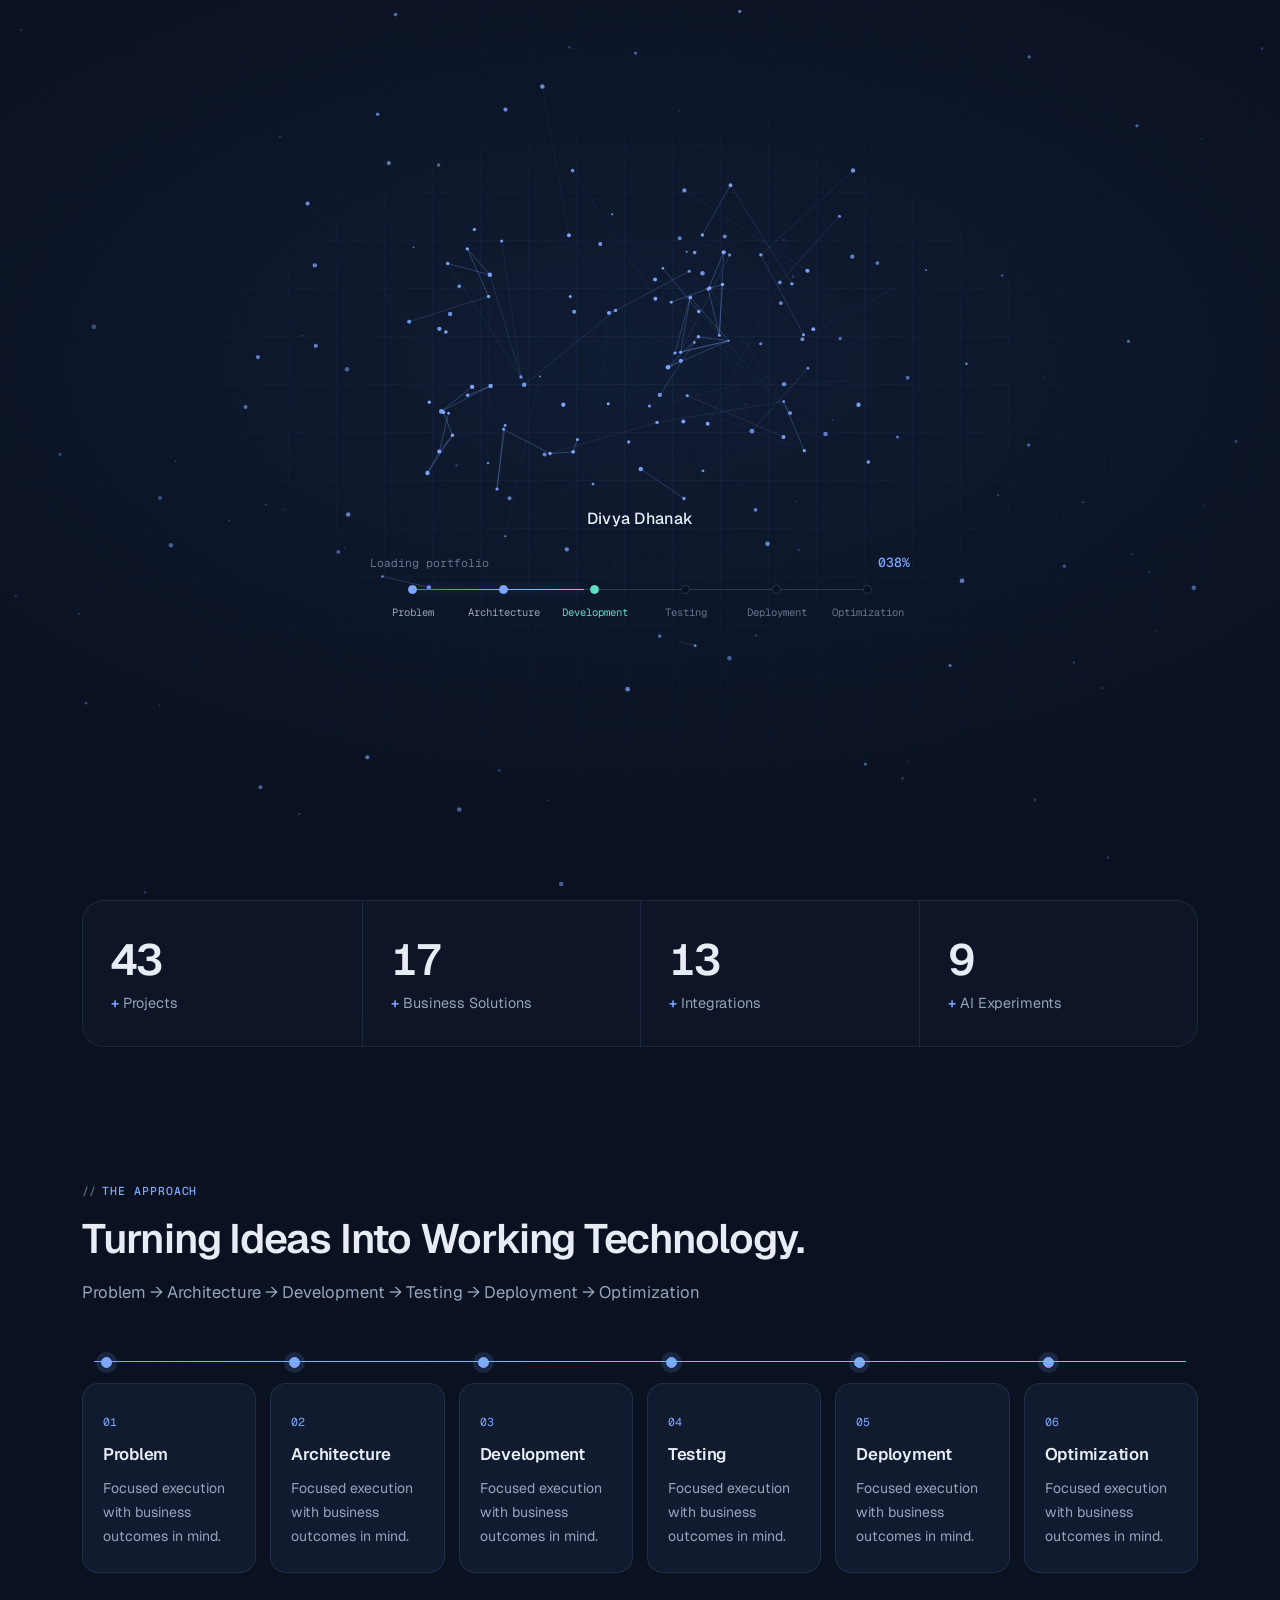
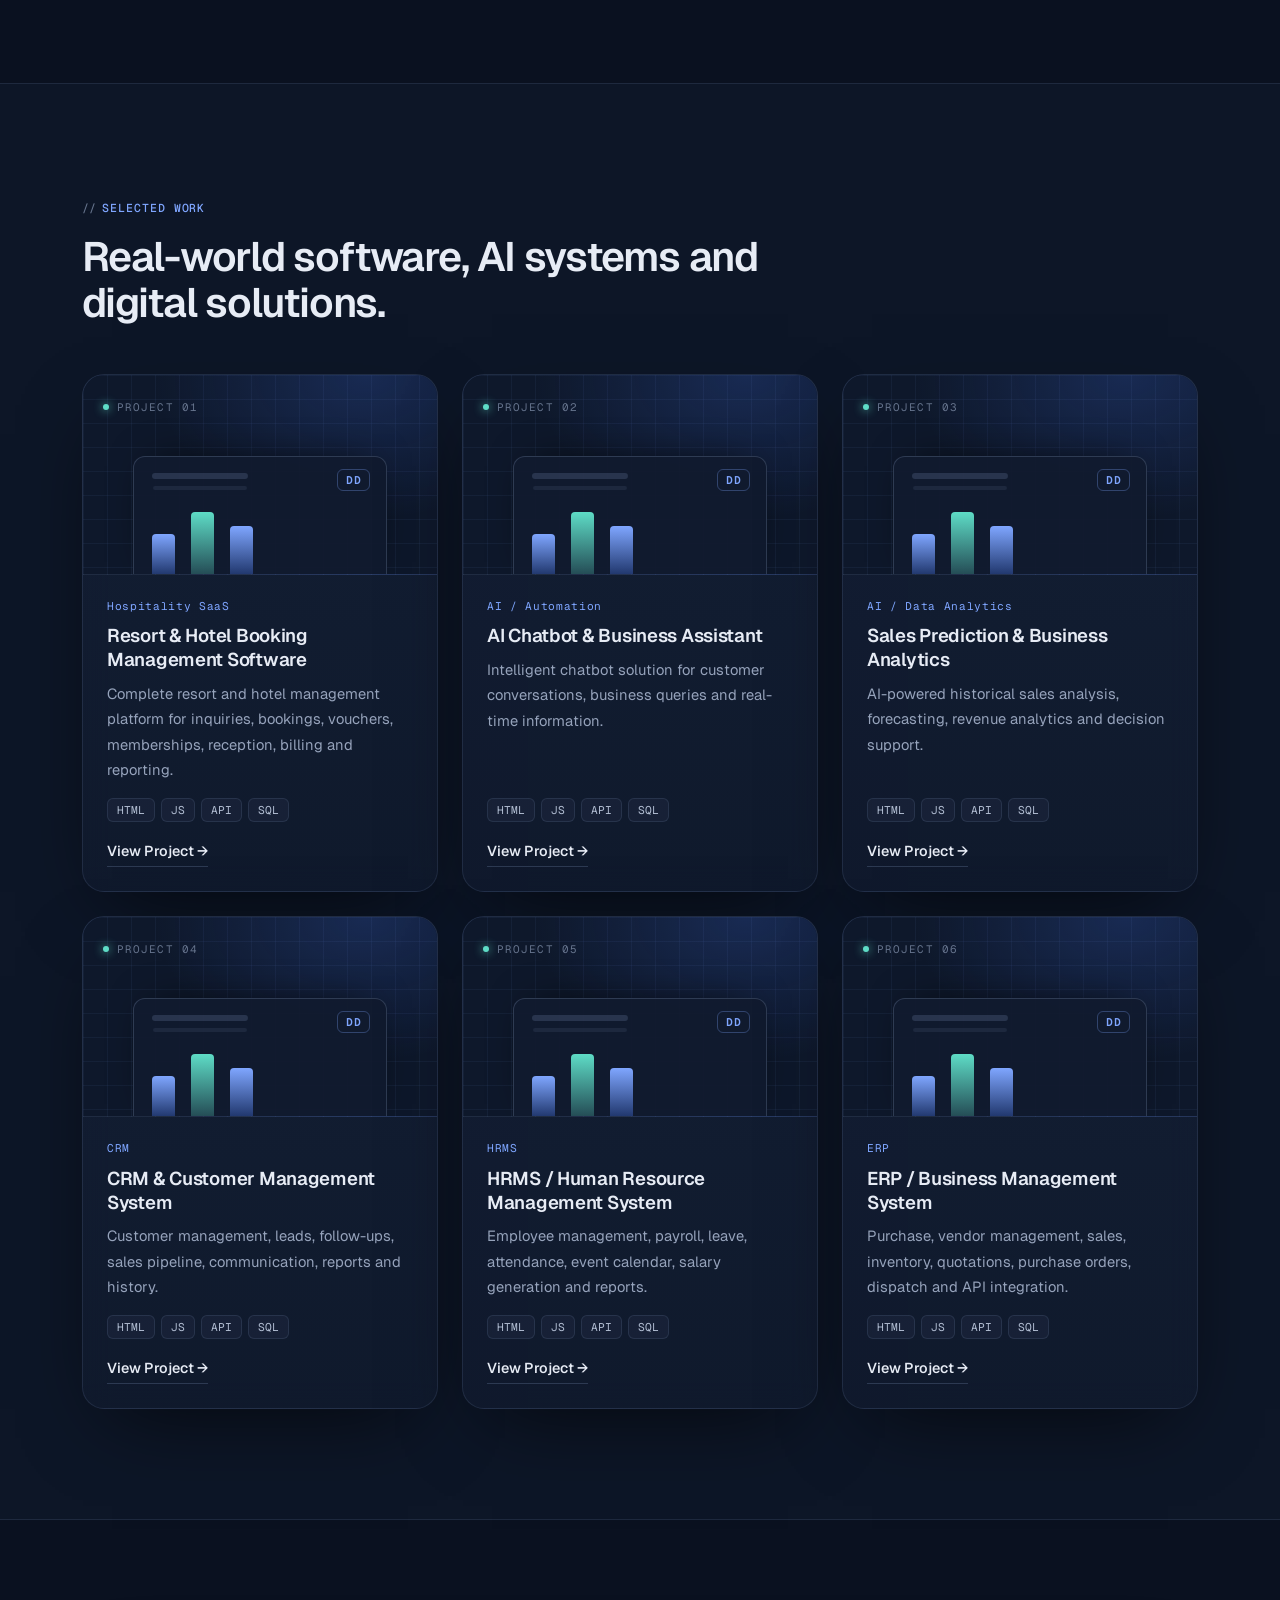
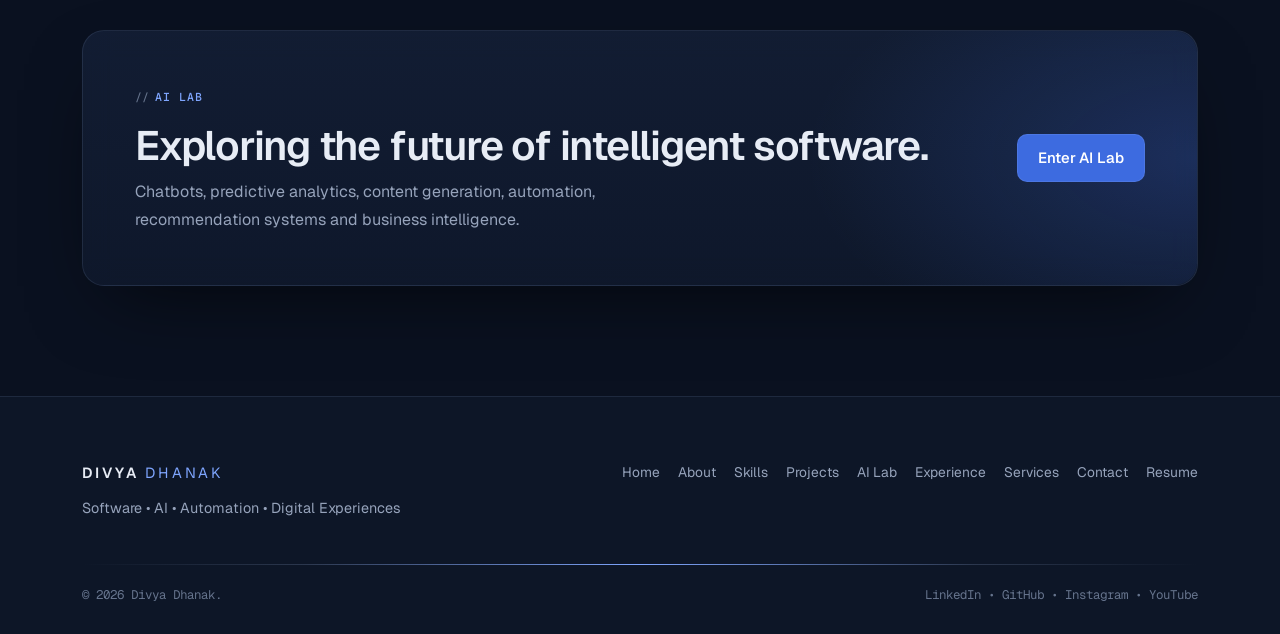
<file: index.html>
<!doctype html><html lang="en"><head><meta charset="utf-8"><meta name="viewport" content="width=device-width,initial-scale=1">
<title>Home | Divya Dhanak</title><meta name="description" content="Divya Dhanak — Software Developer, AI Solutions Developer and Full-Stack Project Builder.">
<meta name="keywords" content="Divya Dhanak, Software Developer, AI Developer, Full Stack Developer, CRM Developer, ERP Developer, HRMS Developer, Business Automation">
<meta property="og:title" content="Divya Dhanak | Software • AI • Automation"><meta property="og:description" content="Building intelligent software, AI solutions and digital experiences.">
<link rel="preconnect" href="https://fonts.googleapis.com"><link rel="preconnect" href="https://fonts.gstatic.com" crossorigin>
<link href="https://fonts.googleapis.com/css2?family=Geist:wght@300..700&family=Geist+Mono:wght@400;500;600&display=swap" rel="stylesheet">
<link href="https://cdn.jsdelivr.net/npm/bootstrap@5.3.3/dist/css/bootstrap.min.css" rel="stylesheet"><link rel="stylesheet" href="css/style.css"><link rel="stylesheet" href="css/loader.css">
<link rel="icon" type="image/svg+xml" href="favicon.svg"><meta name="theme-color" content="#0A1120"></head><body>
<div id="loader" role="status" aria-live="polite" aria-label="Loading Divya Dhanak portfolio">
  <canvas class="ld-net" aria-hidden="true"></canvas>
  <div class="ld-hud" aria-hidden="true">
    <div class="ld-name">Divya Dhanak</div>
    <div class="ld-meta"><span>Loading portfolio</span><span class="ld-pct" data-pct>000%</span></div>
    <ol class="ld-pipe">
      <li><i></i><span>Problem</span></li>
      <li><i></i><span>Architecture</span></li>
      <li><i></i><span>Development</span></li>
      <li><i></i><span>Testing</span></li>
      <li><i></i><span>Deployment</span></li>
      <li><i></i><span>Optimization</span></li>
    </ol>
  </div>
</div>
<script src="js/loader.js"></script><div id="progress"></div><div id="cursor"></div><div id="cursorGlow"></div>
<header><nav class="container nav"><a class="brand" href="index.html">DIVYA <em>DHANAK</em></a><button class="nav-toggle">☰</button><div class="nav-links"><a href="index.html">Home</a><a href="about.html">About</a><a href="skills.html">Skills</a><a href="projects.html">Projects</a><a href="ai-lab.html">AI Lab</a><a href="experience.html">Experience</a><a href="services.html">Services</a><a href="contact.html">Contact</a><a href="resume.html">Resume</a></div><a class="nav-cta" href="contact.html">Let's Work Together</a></nav></header><main><section class="hero"><div class="container"><div class="row align-items-center g-5"><div class="col-lg-6 hero-copy">
<div class="eyebrow">SOFTWARE DEVELOPER • AI • FULL STACK</div><h1>Building <span>Intelligent Software</span> & Digital Experiences</h1><h2>That Solve Real Business Problems.</h2>
<p>I design and develop scalable software, AI-powered solutions, business automation systems, dashboards, and modern web applications.</p>
<div class="buttons"><a class="btn btn-primary" href="projects.html">View My Work</a><a class="btn btn-outline-dark" href="contact.html">Let's Talk</a><a class="btn btn-soft" href="resume.html">Download Resume</a></div></div>
<div class="col-lg-6"><div class="workspace glass"><div class="orb o1"></div><div class="orb o2"></div><div class="holo h1">CRM<small>Sales Pipeline</small><b>84%</b></div><div class="holo h2">AI<small>Prediction</small><b>+27.4%</b></div><div class="holo h3">CHATBOT<small>Live assistant</small><b>● Online</b></div><div class="core"><strong>DD</strong><div><b>Digital Workspace</b><small>Software • AI • Automation</small></div></div></div></div></div></div></section>
<section class="stats"><div class="container"><div class="row g-3"><div class="col-6 col-lg-3"><div class="stat"><b data-count="50">0</b><span>+ Projects</span></div></div><div class="col-6 col-lg-3"><div class="stat"><b data-count="20">0</b><span>+ Business Solutions</span></div></div><div class="col-6 col-lg-3"><div class="stat"><b data-count="15">0</b><span>+ Integrations</span></div></div><div class="col-6 col-lg-3"><div class="stat"><b data-count="10">0</b><span>+ AI Experiments</span></div></div></div></div></section>
<section class="section"><div class="container"><div class="section-head"><div class="eyebrow">THE APPROACH</div><h2>Turning Ideas Into Working Technology.</h2><p>Problem → Architecture → Development → Testing → Deployment → Optimization</p></div><div class="process"><div class="process-card reveal"><small>01</small><h3>Problem</h3><p>Focused execution with business outcomes in mind.</p></div><div class="process-card reveal"><small>02</small><h3>Architecture</h3><p>Focused execution with business outcomes in mind.</p></div><div class="process-card reveal"><small>03</small><h3>Development</h3><p>Focused execution with business outcomes in mind.</p></div><div class="process-card reveal"><small>04</small><h3>Testing</h3><p>Focused execution with business outcomes in mind.</p></div><div class="process-card reveal"><small>05</small><h3>Deployment</h3><p>Focused execution with business outcomes in mind.</p></div><div class="process-card reveal"><small>06</small><h3>Optimization</h3><p>Focused execution with business outcomes in mind.</p></div></div></div></section>
<section class="section soft"><div class="container"><div class="section-head"><div class="eyebrow">SELECTED WORK</div><h2>Real-world software, AI systems and digital solutions.</h2></div><div class="row g-4"><div class="col-md-6 col-xl-4 project-wrap" data-category="hospitality saas"><article class="project-card glass reveal">
    <div class="project-visual"><span>PROJECT 01</span><div class="mini-ui"><b>DD</b><i></i><i></i><i></i></div></div>
    <small>Hospitality SaaS</small><h3>Resort & Hotel Booking Management Software</h3><p>Complete resort and hotel management platform for inquiries, bookings, vouchers, memberships, reception, billing and reporting.</p><div class="stack"><span>HTML</span><span>JS</span><span>API</span><span>SQL</span></div>
    <a href="project-details.html?project=1" class="project-link">View Project →</a></article></div><div class="col-md-6 col-xl-4 project-wrap" data-category="ai / automation"><article class="project-card glass reveal">
    <div class="project-visual"><span>PROJECT 02</span><div class="mini-ui"><b>DD</b><i></i><i></i><i></i></div></div>
    <small>AI / Automation</small><h3>AI Chatbot & Business Assistant</h3><p>Intelligent chatbot solution for customer conversations, business queries and real-time information.</p><div class="stack"><span>HTML</span><span>JS</span><span>API</span><span>SQL</span></div>
    <a href="project-details.html?project=2" class="project-link">View Project →</a></article></div><div class="col-md-6 col-xl-4 project-wrap" data-category="ai / data analytics"><article class="project-card glass reveal">
    <div class="project-visual"><span>PROJECT 03</span><div class="mini-ui"><b>DD</b><i></i><i></i><i></i></div></div>
    <small>AI / Data Analytics</small><h3>Sales Prediction & Business Analytics</h3><p>AI-powered historical sales analysis, forecasting, revenue analytics and decision support.</p><div class="stack"><span>HTML</span><span>JS</span><span>API</span><span>SQL</span></div>
    <a href="project-details.html?project=3" class="project-link">View Project →</a></article></div><div class="col-md-6 col-xl-4 project-wrap" data-category="crm"><article class="project-card glass reveal">
    <div class="project-visual"><span>PROJECT 04</span><div class="mini-ui"><b>DD</b><i></i><i></i><i></i></div></div>
    <small>CRM</small><h3>CRM & Customer Management System</h3><p>Customer management, leads, follow-ups, sales pipeline, communication, reports and history.</p><div class="stack"><span>HTML</span><span>JS</span><span>API</span><span>SQL</span></div>
    <a href="project-details.html?project=4" class="project-link">View Project →</a></article></div><div class="col-md-6 col-xl-4 project-wrap" data-category="hrms"><article class="project-card glass reveal">
    <div class="project-visual"><span>PROJECT 05</span><div class="mini-ui"><b>DD</b><i></i><i></i><i></i></div></div>
    <small>HRMS</small><h3>HRMS / Human Resource Management System</h3><p>Employee management, payroll, leave, attendance, event calendar, salary generation and reports.</p><div class="stack"><span>HTML</span><span>JS</span><span>API</span><span>SQL</span></div>
    <a href="project-details.html?project=5" class="project-link">View Project →</a></article></div><div class="col-md-6 col-xl-4 project-wrap" data-category="erp"><article class="project-card glass reveal">
    <div class="project-visual"><span>PROJECT 06</span><div class="mini-ui"><b>DD</b><i></i><i></i><i></i></div></div>
    <small>ERP</small><h3>ERP / Business Management System</h3><p>Purchase, vendor management, sales, inventory, quotations, purchase orders, dispatch and API integration.</p><div class="stack"><span>HTML</span><span>JS</span><span>API</span><span>SQL</span></div>
    <a href="project-details.html?project=6" class="project-link">View Project →</a></article></div></div></div></section>
<section class="section"><div class="container"><div class="ai-banner glass"><div><div class="eyebrow">AI LAB</div><h2>Exploring the future of intelligent software.</h2><p>Chatbots, predictive analytics, content generation, automation, recommendation systems and business intelligence.</p></div><a href="ai-lab.html" class="btn btn-primary">Enter AI Lab</a></div></div></section></main>
<footer><div class="container"><div class="footer-main"><div><div class="brand">DIVYA <em>DHANAK</em></div><p>Software • AI • Automation • Digital Experiences</p></div><div class="footer-links"><a href="index.html">Home</a><a href="about.html">About</a><a href="skills.html">Skills</a><a href="projects.html">Projects</a><a href="ai-lab.html">AI Lab</a><a href="experience.html">Experience</a><a href="services.html">Services</a><a href="contact.html">Contact</a><a href="resume.html">Resume</a></div></div><div class="gradient-line"></div><div class="footer-bottom"><span>© 2026 Divya Dhanak.</span><span>LinkedIn • GitHub • Instagram • YouTube</span></div></div></footer>
<script src="https://cdn.jsdelivr.net/npm/bootstrap@5.3.3/dist/js/bootstrap.bundle.min.js" defer></script><script src="js/main.js" defer></script></body></html>
</file>
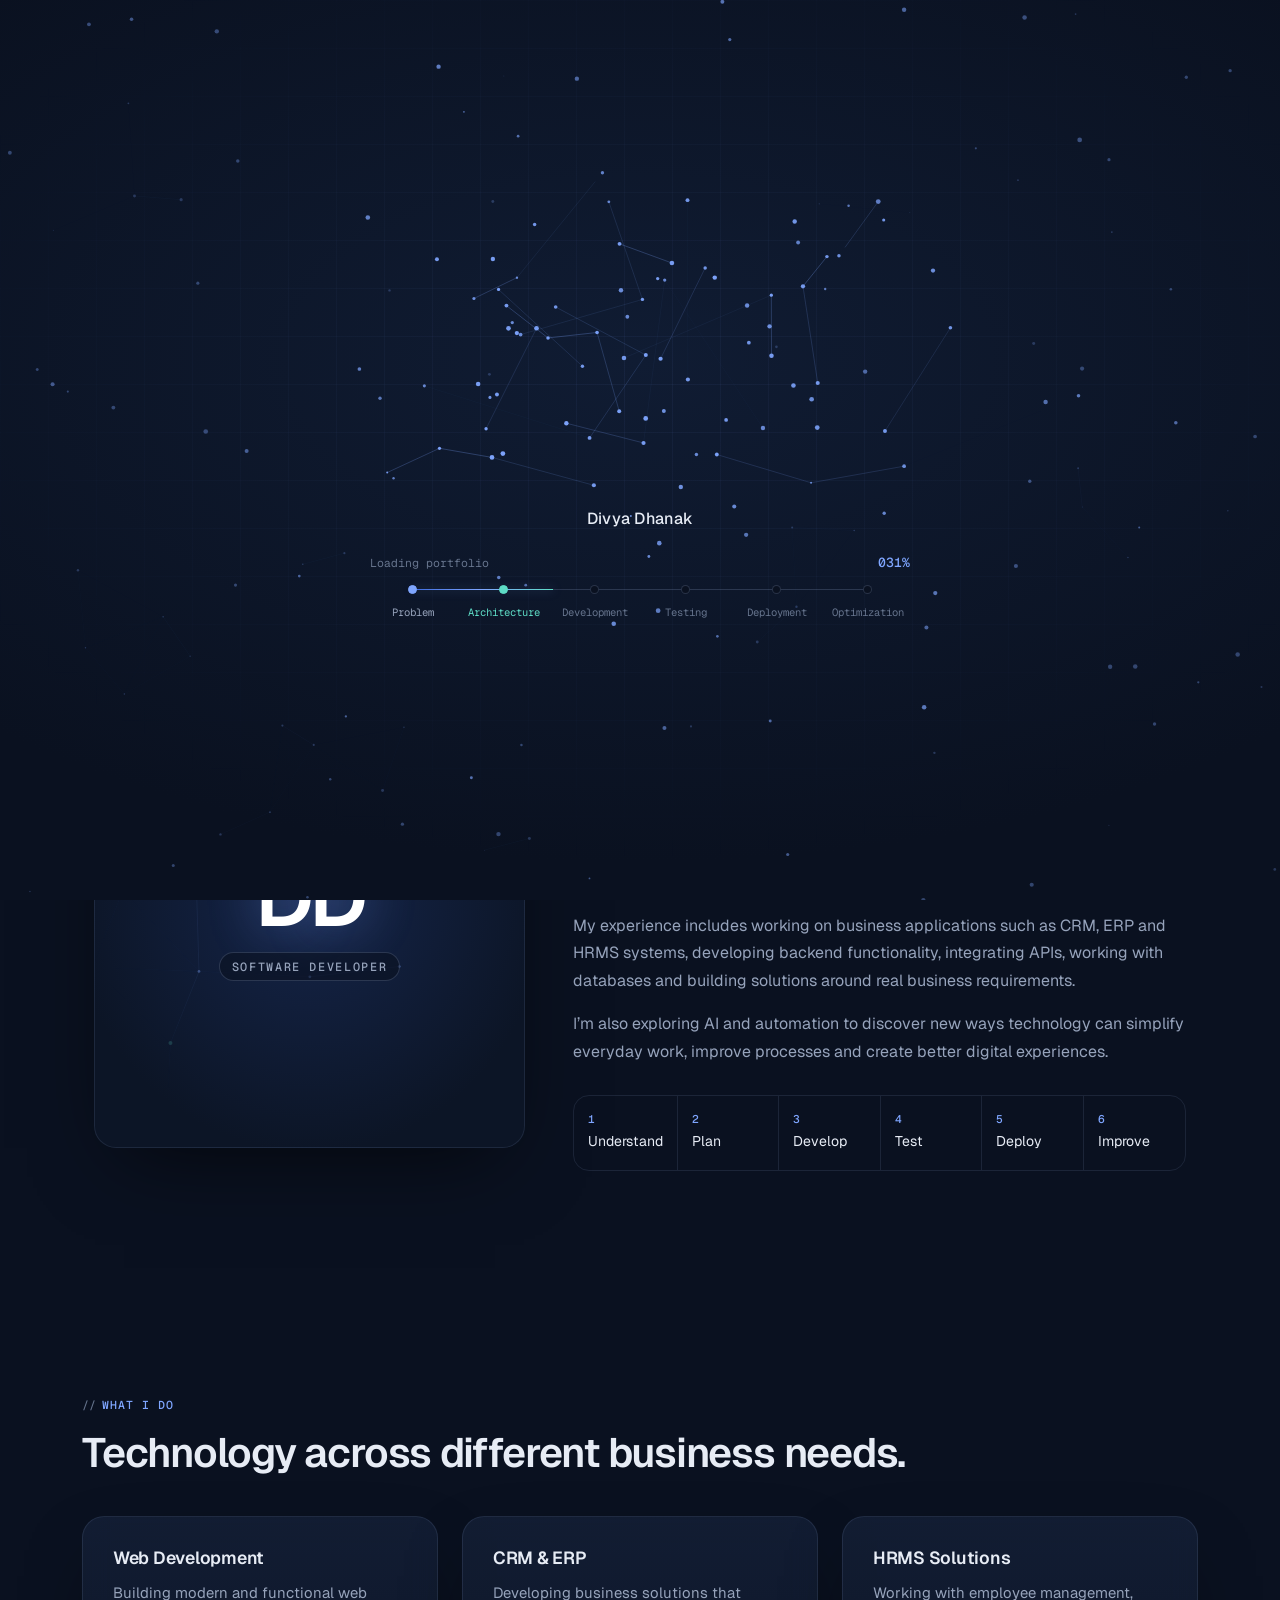
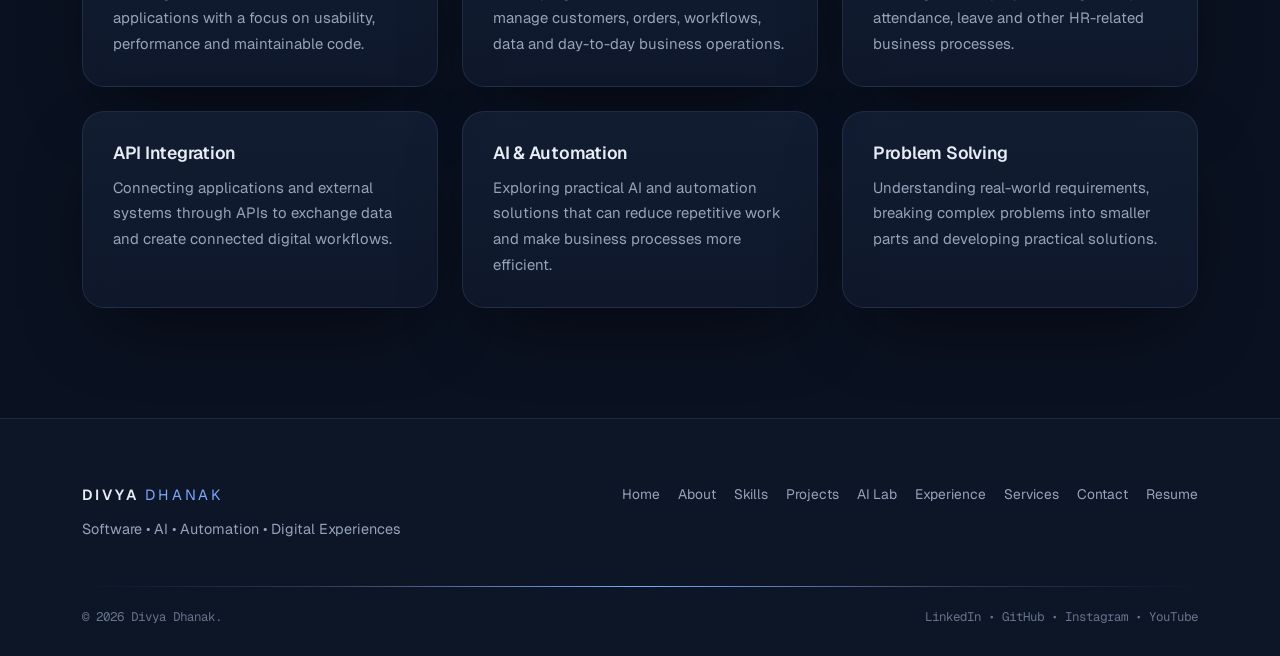
<file: about.html>
<!doctype html>
<html lang="en">
<head>
<meta charset="utf-8">
<meta name="viewport" content="width=device-width,initial-scale=1">

<title>About | Divya Dhanak</title>

<meta name="description" content="Divya Dhanak — Software Developer focused on web development, CRM, ERP, HRMS, APIs, AI and business solutions.">

<meta name="keywords" content="Divya Dhanak, Software Developer, Full Stack Developer, AI Developer, CRM Developer, ERP Developer, HRMS Developer, API Integration, Business Automation">

<meta property="og:title" content="Divya Dhanak | Software • AI • Automation">
<meta property="og:description" content="Software Developer building practical digital solutions, business applications, AI solutions and modern web experiences.">

<link rel="preconnect" href="https://fonts.googleapis.com">
<link rel="preconnect" href="https://fonts.gstatic.com" crossorigin>

<link href="https://fonts.googleapis.com/css2?family=Geist:wght@300..700&family=Geist+Mono:wght@400;500;600&display=swap" rel="stylesheet">

<link href="https://cdn.jsdelivr.net/npm/bootstrap@5.3.3/dist/css/bootstrap.min.css" rel="stylesheet">
<link rel="stylesheet" href="css/style.css"><link rel="stylesheet" href="css/loader.css">
<link rel="icon" type="image/svg+xml" href="favicon.svg"><meta name="theme-color" content="#0A1120">
</head>

<body>

<div id="loader" role="status" aria-live="polite" aria-label="Loading Divya Dhanak portfolio">
  <canvas class="ld-net" aria-hidden="true"></canvas>
  <div class="ld-hud" aria-hidden="true">
    <div class="ld-name">Divya Dhanak</div>
    <div class="ld-meta"><span>Loading portfolio</span><span class="ld-pct" data-pct>000%</span></div>
    <ol class="ld-pipe">
      <li><i></i><span>Problem</span></li>
      <li><i></i><span>Architecture</span></li>
      <li><i></i><span>Development</span></li>
      <li><i></i><span>Testing</span></li>
      <li><i></i><span>Deployment</span></li>
      <li><i></i><span>Optimization</span></li>
    </ol>
  </div>
</div>
<script src="js/loader.js"></script>

<div id="progress"></div>
<div id="cursor"></div>
<div id="cursorGlow"></div>

<header>
<nav class="container nav">

<a class="brand" href="index.html">
    DIVYA <em>DHANAK</em>
</a>

<button class="nav-toggle">☰</button>

<div class="nav-links">
    <a href="index.html">Home</a>
    <a href="about.html">About</a>
    <a href="skills.html">Skills</a>
    <a href="projects.html">Projects</a>
    <a href="ai-lab.html">AI Lab</a>
    <a href="experience.html">Experience</a>
    <a href="services.html">Services</a>
    <a href="contact.html">Contact</a>
    <a href="resume.html">Resume</a>
</div>

<a class="nav-cta" href="contact.html">Let's Work Together</a>

</nav>
</header>

<main>

<section class="page-hero">

<div class="container">

<div class="eyebrow">ABOUT DIVYA</div>

<h1>
    Turning ideas into <span>useful technology.</span>
</h1>

<p>
    I’m Divya Dhanak, a Software Developer who enjoys building practical,
    user-focused digital solutions. My work includes web applications,
    CRM, ERP, HRMS, APIs, automation and AI-powered solutions.
</p>

</div>

</section>


<section class="section">

<div class="container row align-items-center g-5">

<div class="col-lg-5">

<div class="profile glass">

<b>DD</b>

<small>
    Software Developer
</small>

</div>

</div>


<div class="col-lg-7">

<div class="eyebrow">WHO I AM</div>

<h2>
    I build software that solves real problems.
</h2>

<p>
    I’m a Software Developer with an interest in creating reliable,
    practical and easy-to-use software solutions. I enjoy understanding
    how a business works and then turning those requirements into
    functional technology.
</p>

<p>
    My experience includes working on business applications such as
    CRM, ERP and HRMS systems, developing backend functionality,
    integrating APIs, working with databases and building solutions
    around real business requirements.
</p>

<p>
    I’m also exploring AI and automation to discover new ways technology
    can simplify everyday work, improve processes and create better
    digital experiences.
</p>

<div class="timeline-mini">

<div>
    <b>1</b>
    Understand
</div>

<div>
    <b>2</b>
    Plan
</div>

<div>
    <b>3</b>
    Develop
</div>

<div>
    <b>4</b>
    Test
</div>

<div>
    <b>5</b>
    Deploy
</div>

<div>
    <b>6</b>
    Improve
</div>

</div>

</div>

</div>

</section>


<section class="section">

<div class="container">

<div class="eyebrow">WHAT I DO</div>

<h2>
    Technology across different business needs.
</h2>

<div class="row g-4 mt-2">

<div class="col-lg-4 col-md-6">

<div class="glass p-4 h-100">

<h3>Web Development</h3>

<p>
    Building modern and functional web applications with a focus on
    usability, performance and maintainable code.
</p>

</div>

</div>


<div class="col-lg-4 col-md-6">

<div class="glass p-4 h-100">

<h3>CRM & ERP</h3>

<p>
    Developing business solutions that manage customers, orders,
    workflows, data and day-to-day business operations.
</p>

</div>

</div>


<div class="col-lg-4 col-md-6">

<div class="glass p-4 h-100">

<h3>HRMS Solutions</h3>

<p>
    Working with employee management, attendance, leave and other
    HR-related business processes.
</p>

</div>

</div>


<div class="col-lg-4 col-md-6">

<div class="glass p-4 h-100">

<h3>API Integration</h3>

<p>
    Connecting applications and external systems through APIs to
    exchange data and create connected digital workflows.
</p>

</div>

</div>


<div class="col-lg-4 col-md-6">

<div class="glass p-4 h-100">

<h3>AI & Automation</h3>

<p>
    Exploring practical AI and automation solutions that can reduce
    repetitive work and make business processes more efficient.
</p>

</div>

</div>


<div class="col-lg-4 col-md-6">

<div class="glass p-4 h-100">

<h3>Problem Solving</h3>

<p>
    Understanding real-world requirements, breaking complex problems
    into smaller parts and developing practical solutions.
</p>

</div>

</div>

</div>

</div>

</section>

</main>


<footer>

<div class="container">

<div class="footer-main">

<div>

<div class="brand">
    DIVYA <em>DHANAK</em>
</div>

<p>
    Software • AI • Automation • Digital Experiences
</p>

</div>


<div class="footer-links">

<a href="index.html">Home</a>
<a href="about.html">About</a>
<a href="skills.html">Skills</a>
<a href="projects.html">Projects</a>
<a href="ai-lab.html">AI Lab</a>
<a href="experience.html">Experience</a>
<a href="services.html">Services</a>
<a href="contact.html">Contact</a>
<a href="resume.html">Resume</a>

</div>

</div>

<div class="gradient-line"></div>

<div class="footer-bottom">

<span>
    © 2026 Divya Dhanak.
</span>

<span>
    LinkedIn • GitHub • Instagram • YouTube
</span>

</div>

</div>

</footer>


<script src="https://cdn.jsdelivr.net/npm/bootstrap@5.3.3/dist/js/bootstrap.bundle.min.js" defer></script>

<script src="js/main.js" defer></script>

</body>
</html>
</file>
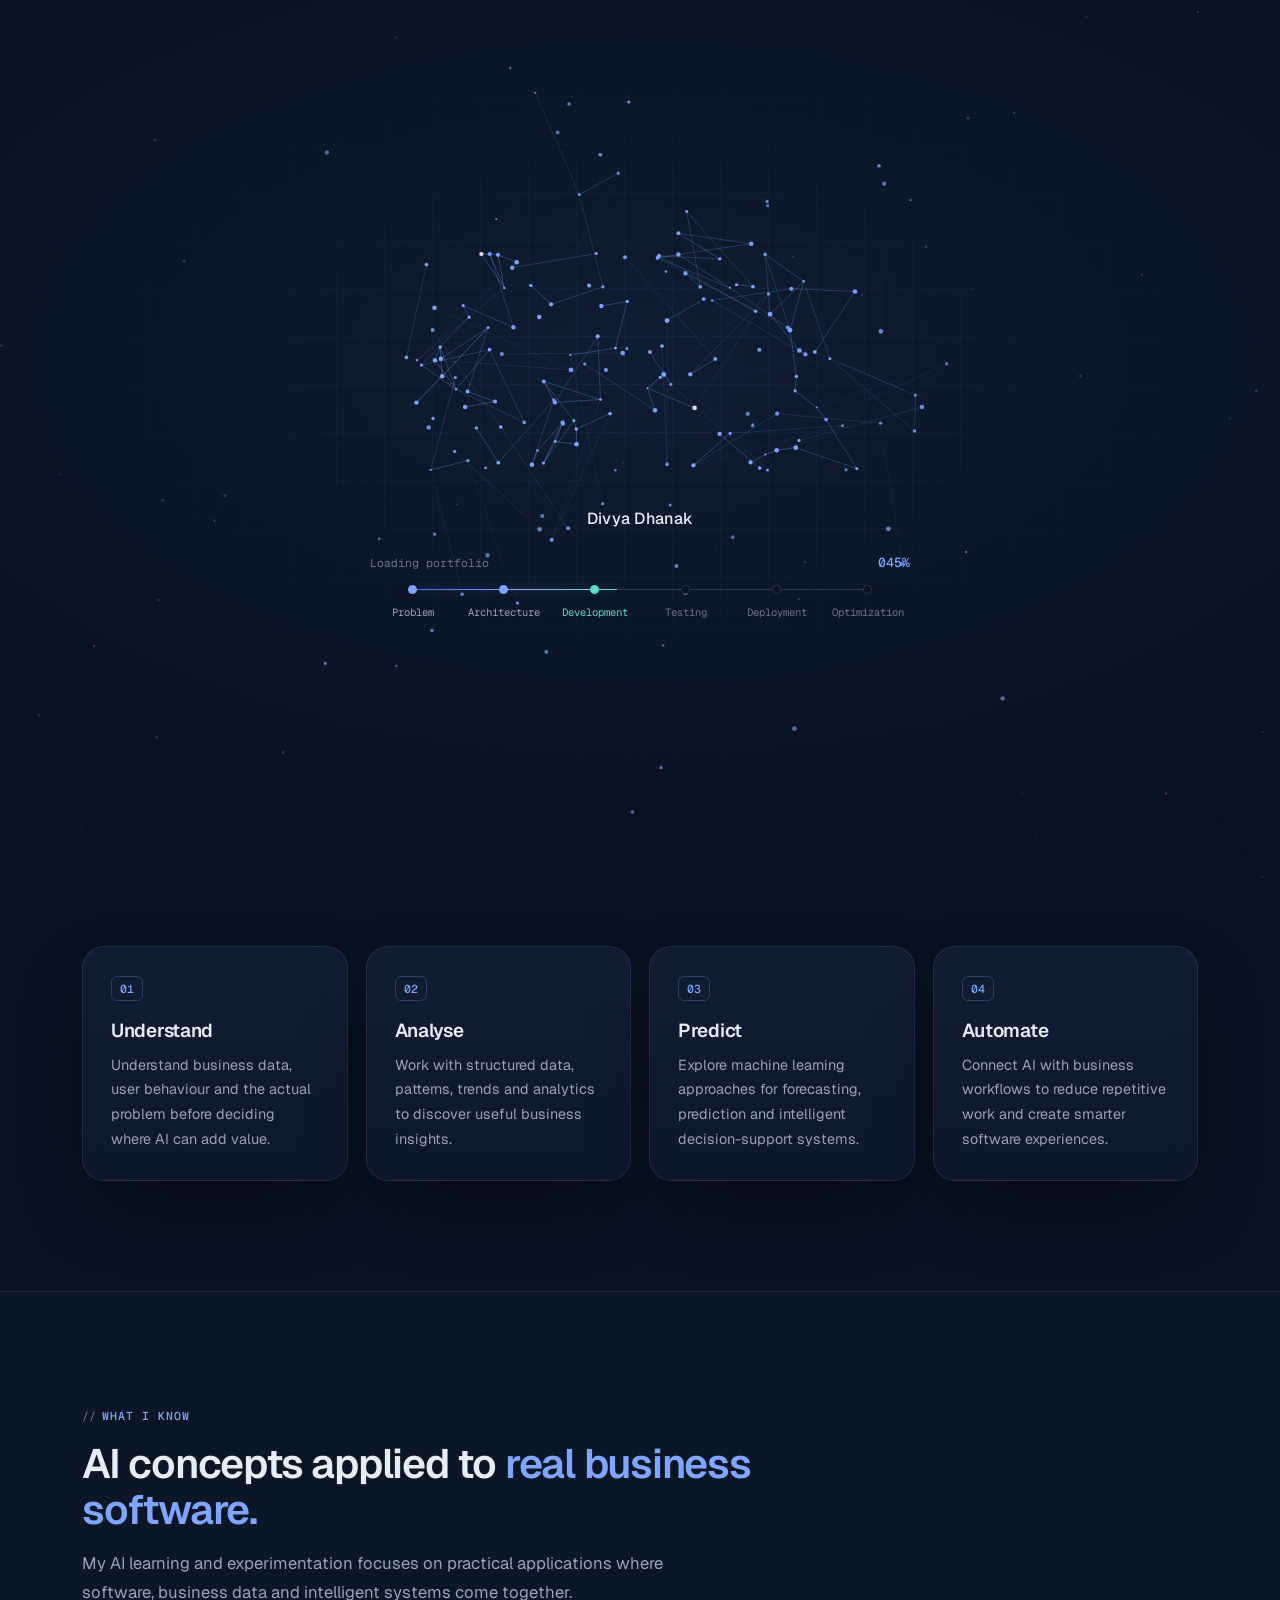
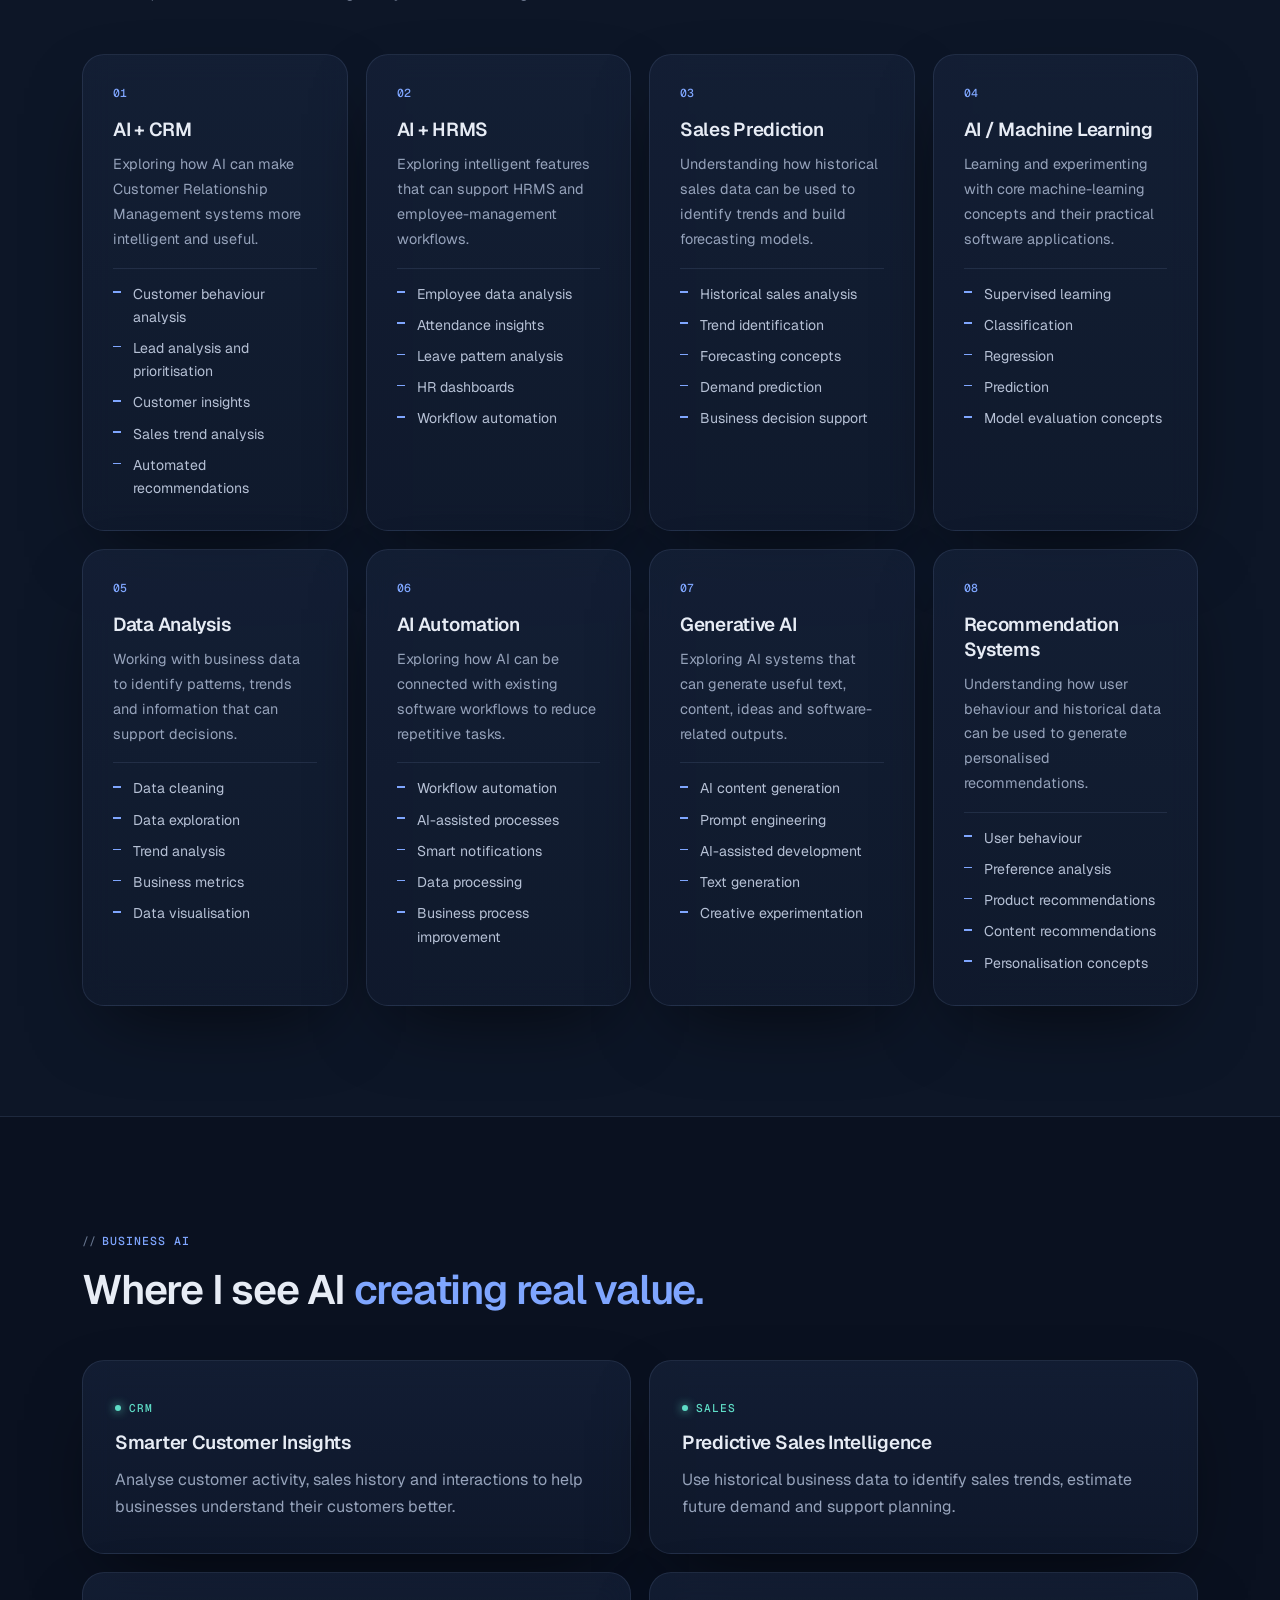
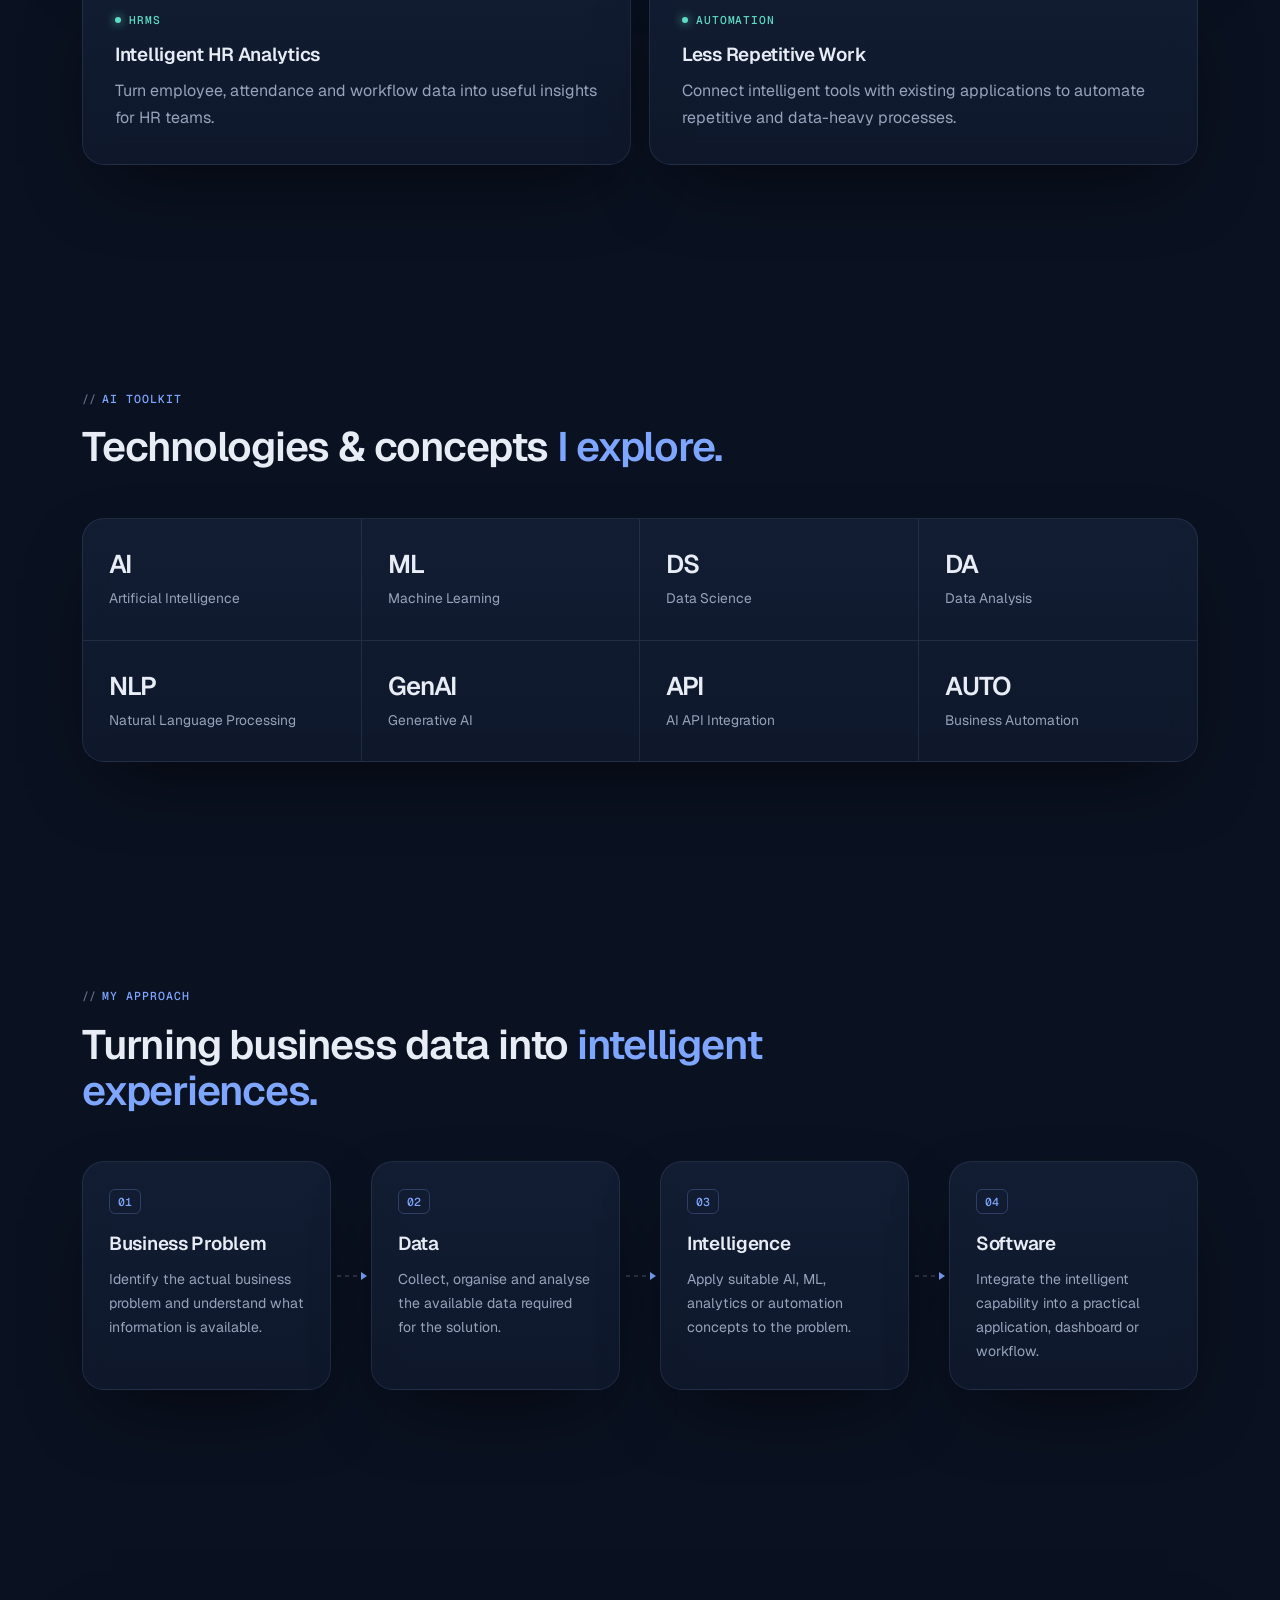
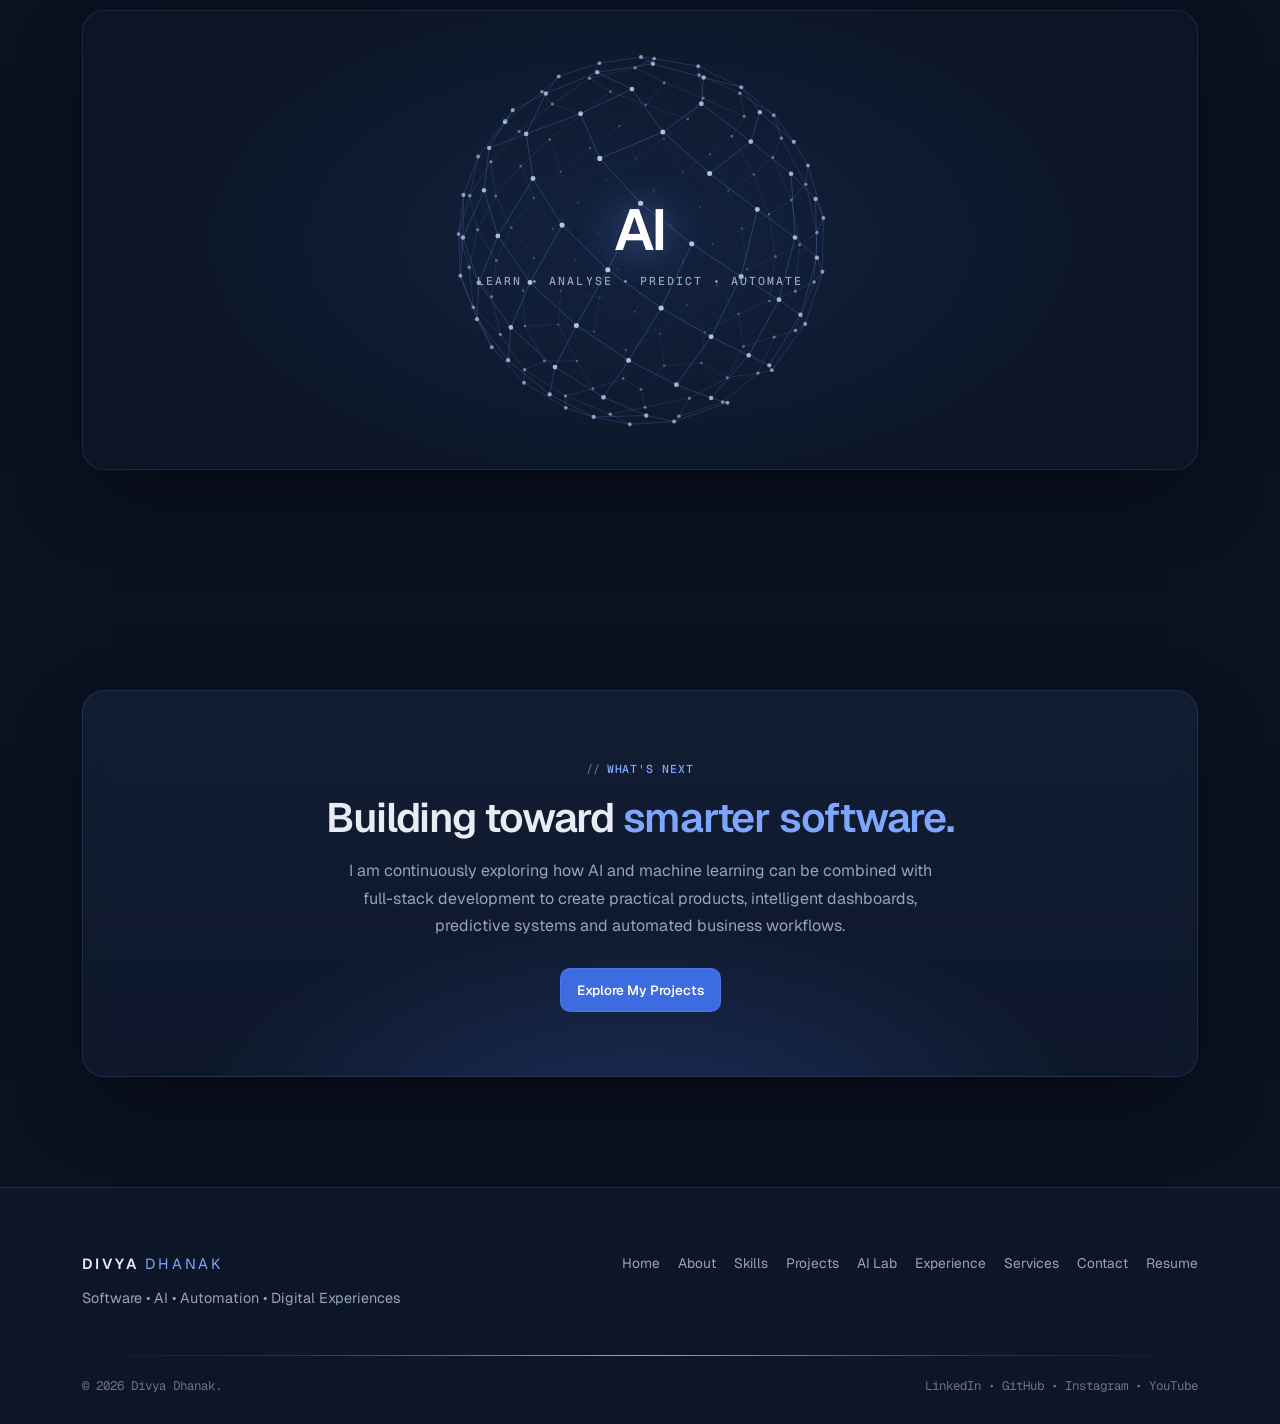
<file: ai-lab.html>
<!doctype html>
<html lang="en">
<head>
    <meta charset="utf-8">
    <meta name="viewport" content="width=device-width,initial-scale=1">

    <title>AI Lab | Divya Dhanak</title>

    <meta name="description"
          content="Divya Dhanak — Software Developer exploring AI, Machine Learning, Business Automation, CRM intelligence, HRMS analytics and intelligent software solutions.">

    <meta name="keywords"
          content="Divya Dhanak, AI Developer, AI ML, Machine Learning, CRM AI, HRMS AI, Sales Prediction, Business Automation, Data Analysis, Generative AI, Software Developer">

    <meta property="og:title"
          content="Divya Dhanak | AI • Software • Automation">

    <meta property="og:description"
          content="Exploring AI, machine learning, automation and intelligent business software.">

    <link rel="preconnect" href="https://fonts.googleapis.com">
    <link rel="preconnect" href="https://fonts.gstatic.com" crossorigin>

    <link href="https://fonts.googleapis.com/css2?family=Geist:wght@300..700&family=Geist+Mono:wght@400;500;600&display=swap"
          rel="stylesheet">

    <link href="https://cdn.jsdelivr.net/npm/bootstrap@5.3.3/dist/css/bootstrap.min.css"
          rel="stylesheet">

    <link rel="stylesheet" href="css/style.css"><link rel="stylesheet" href="css/loader.css">
<link rel="icon" type="image/svg+xml" href="favicon.svg"><meta name="theme-color" content="#0A1120">
</head>

<body>

<!-- =========================
     LOADER
========================= -->

<div id="loader" role="status" aria-live="polite" aria-label="Loading Divya Dhanak portfolio">
  <canvas class="ld-net" aria-hidden="true"></canvas>
  <div class="ld-hud" aria-hidden="true">
    <div class="ld-name">Divya Dhanak</div>
    <div class="ld-meta"><span>Loading portfolio</span><span class="ld-pct" data-pct>000%</span></div>
    <ol class="ld-pipe">
      <li><i></i><span>Problem</span></li>
      <li><i></i><span>Architecture</span></li>
      <li><i></i><span>Development</span></li>
      <li><i></i><span>Testing</span></li>
      <li><i></i><span>Deployment</span></li>
      <li><i></i><span>Optimization</span></li>
    </ol>
  </div>
</div>
<script src="js/loader.js"></script>

<div id="progress"></div>

<div id="cursor"></div>
<div id="cursorGlow"></div>


<!-- =========================
     HEADER
========================= -->

<header>
    <nav class="container nav">

        <a class="brand" href="index.html">
            DIVYA <em>DHANAK</em>
        </a>

        <button class="nav-toggle">☰</button>

        <div class="nav-links">
            <a href="index.html">Home</a>
            <a href="about.html">About</a>
            <a href="skills.html">Skills</a>
            <a href="projects.html">Projects</a>
            <a href="ai-lab.html">AI Lab</a>
            <a href="experience.html">Experience</a>
            <a href="services.html">Services</a>
            <a href="contact.html">Contact</a>
            <a href="resume.html">Resume</a>
        </div>

        <a class="nav-cta" href="contact.html">
            Let's Work Together
        </a>

    </nav>
</header>


<!-- =========================
     MAIN
========================= -->

<main>


<!-- =========================
     HERO
========================= -->

<section class="page-hero">

    <div class="container">

        <div class="eyebrow">
            AI LAB
        </div>

        <h1>
            Exploring the future of
            <span>intelligent software.</span>
        </h1>

        <p>
            Exploring AI, Machine Learning and intelligent automation
            to build smarter business applications, predictive systems
            and data-driven digital experiences.
        </p>

    </div>

</section>



<!-- =========================
     AI INTRO
========================= -->

<section class="section">

    <div class="container">

        <div class="section-heading reveal">

            <div class="eyebrow">
                MY AI JOURNEY
            </div>

            <h2>
                From software development
                <span>to intelligent systems.</span>
            </h2>

            <p>
                My interest in AI comes from understanding how intelligent
                technologies can improve the software people already use.
                Instead of treating AI as a separate technology, I explore
                how it can be integrated into CRM, HRMS, ERP, analytics,
                automation and other business applications.
            </p>

        </div>


        <div class="ai-intro-grid">

            <div class="glass ai-intro-card reveal">

                <div class="ai-number">
                    01
                </div>

                <h3>
                    Understand
                </h3>

                <p>
                    Understand business data, user behaviour and the
                    actual problem before deciding where AI can add value.
                </p>

            </div>


            <div class="glass ai-intro-card reveal">

                <div class="ai-number">
                    02
                </div>

                <h3>
                    Analyse
                </h3>

                <p>
                    Work with structured data, patterns, trends and
                    analytics to discover useful business insights.
                </p>

            </div>


            <div class="glass ai-intro-card reveal">

                <div class="ai-number">
                    03
                </div>

                <h3>
                    Predict
                </h3>

                <p>
                    Explore machine learning approaches for forecasting,
                    prediction and intelligent decision-support systems.
                </p>

            </div>


            <div class="glass ai-intro-card reveal">

                <div class="ai-number">
                    04
                </div>

                <h3>
                    Automate
                </h3>

                <p>
                    Connect AI with business workflows to reduce repetitive
                    work and create smarter software experiences.
                </p>

            </div>

        </div>

    </div>

</section>



<!-- =========================
     AI KNOWLEDGE
========================= -->

<section class="section ai-knowledge-section">

    <div class="container">

        <div class="section-heading reveal">

            <div class="eyebrow">
                WHAT I KNOW
            </div>

            <h2>
                AI concepts applied to
                <span>real business software.</span>
            </h2>

            <p>
                My AI learning and experimentation focuses on practical
                applications where software, business data and intelligent
                systems come together.
            </p>

        </div>


        <div class="ai-grid">


            <!-- CRM -->

            <div class="ai-tile glass reveal">

                <b>01</b>

                <h3>
                    AI + CRM
                </h3>

                <p>
                    Exploring how AI can make Customer Relationship
                    Management systems more intelligent and useful.
                </p>

                <ul>
                    <li>Customer behaviour analysis</li>
                    <li>Lead analysis and prioritisation</li>
                    <li>Customer insights</li>
                    <li>Sales trend analysis</li>
                    <li>Automated recommendations</li>
                </ul>

            </div>


            <!-- HRMS -->

            <div class="ai-tile glass reveal">

                <b>02</b>

                <h3>
                    AI + HRMS
                </h3>

                <p>
                    Exploring intelligent features that can support
                    HRMS and employee-management workflows.
                </p>

                <ul>
                    <li>Employee data analysis</li>
                    <li>Attendance insights</li>
                    <li>Leave pattern analysis</li>
                    <li>HR dashboards</li>
                    <li>Workflow automation</li>
                </ul>

            </div>


            <!-- SALES PREDICTION -->

            <div class="ai-tile glass reveal">

                <b>03</b>

                <h3>
                    Sales Prediction
                </h3>

                <p>
                    Understanding how historical sales data can be used
                    to identify trends and build forecasting models.
                </p>

                <ul>
                    <li>Historical sales analysis</li>
                    <li>Trend identification</li>
                    <li>Forecasting concepts</li>
                    <li>Demand prediction</li>
                    <li>Business decision support</li>
                </ul>

            </div>


            <!-- MACHINE LEARNING -->

            <div class="ai-tile glass reveal">

                <b>04</b>

                <h3>
                    AI / Machine Learning
                </h3>

                <p>
                    Learning and experimenting with core machine-learning
                    concepts and their practical software applications.
                </p>

                <ul>
                    <li>Supervised learning</li>
                    <li>Classification</li>
                    <li>Regression</li>
                    <li>Prediction</li>
                    <li>Model evaluation concepts</li>
                </ul>

            </div>


            <!-- DATA ANALYSIS -->

            <div class="ai-tile glass reveal">

                <b>05</b>

                <h3>
                    Data Analysis
                </h3>

                <p>
                    Working with business data to identify patterns,
                    trends and information that can support decisions.
                </p>

                <ul>
                    <li>Data cleaning</li>
                    <li>Data exploration</li>
                    <li>Trend analysis</li>
                    <li>Business metrics</li>
                    <li>Data visualisation</li>
                </ul>

            </div>


            <!-- AUTOMATION -->

            <div class="ai-tile glass reveal">

                <b>06</b>

                <h3>
                    AI Automation
                </h3>

                <p>
                    Exploring how AI can be connected with existing
                    software workflows to reduce repetitive tasks.
                </p>

                <ul>
                    <li>Workflow automation</li>
                    <li>AI-assisted processes</li>
                    <li>Smart notifications</li>
                    <li>Data processing</li>
                    <li>Business process improvement</li>
                </ul>

            </div>


            <!-- GENERATIVE AI -->

            <div class="ai-tile glass reveal">

                <b>07</b>

                <h3>
                    Generative AI
                </h3>

                <p>
                    Exploring AI systems that can generate useful
                    text, content, ideas and software-related outputs.
                </p>

                <ul>
                    <li>AI content generation</li>
                    <li>Prompt engineering</li>
                    <li>AI-assisted development</li>
                    <li>Text generation</li>
                    <li>Creative experimentation</li>
                </ul>

            </div>


            <!-- RECOMMENDATION -->

            <div class="ai-tile glass reveal">

                <b>08</b>

                <h3>
                    Recommendation Systems
                </h3>

                <p>
                    Understanding how user behaviour and historical data
                    can be used to generate personalised recommendations.
                </p>

                <ul>
                    <li>User behaviour</li>
                    <li>Preference analysis</li>
                    <li>Product recommendations</li>
                    <li>Content recommendations</li>
                    <li>Personalisation concepts</li>
                </ul>

            </div>


        </div>

    </div>

</section>



<!-- =========================
     BUSINESS AI
========================= -->

<section class="section">

    <div class="container">

        <div class="section-heading reveal">

            <div class="eyebrow">
                BUSINESS AI
            </div>

            <h2>
                Where I see AI
                <span>creating real value.</span>
            </h2>

        </div>


        <div class="business-ai-grid">


            <div class="glass business-ai-card reveal">

                <span>CRM</span>

                <h3>
                    Smarter Customer Insights
                </h3>

                <p>
                    Analyse customer activity, sales history and
                    interactions to help businesses understand their
                    customers better.
                </p>

            </div>


            <div class="glass business-ai-card reveal">

                <span>SALES</span>

                <h3>
                    Predictive Sales Intelligence
                </h3>

                <p>
                    Use historical business data to identify sales trends,
                    estimate future demand and support planning.
                </p>

            </div>


            <div class="glass business-ai-card reveal">

                <span>HRMS</span>

                <h3>
                    Intelligent HR Analytics
                </h3>

                <p>
                    Turn employee, attendance and workflow data into
                    useful insights for HR teams.
                </p>

            </div>


            <div class="glass business-ai-card reveal">

                <span>AUTOMATION</span>

                <h3>
                    Less Repetitive Work
                </h3>

                <p>
                    Connect intelligent tools with existing applications
                    to automate repetitive and data-heavy processes.
                </p>

            </div>


        </div>

    </div>

</section>



<!-- =========================
     AI STACK
========================= -->

<section class="section">

    <div class="container">

        <div class="section-heading reveal">

            <div class="eyebrow">
                AI TOOLKIT
            </div>

            <h2>
                Technologies & concepts
                <span>I explore.</span>
            </h2>

        </div>


        <div class="ai-stack glass reveal">

            <div class="stack-item">
                <strong>AI</strong>
                <span>Artificial Intelligence</span>
            </div>

            <div class="stack-item">
                <strong>ML</strong>
                <span>Machine Learning</span>
            </div>

            <div class="stack-item">
                <strong>DS</strong>
                <span>Data Science</span>
            </div>

            <div class="stack-item">
                <strong>DA</strong>
                <span>Data Analysis</span>
            </div>

            <div class="stack-item">
                <strong>NLP</strong>
                <span>Natural Language Processing</span>
            </div>

            <div class="stack-item">
                <strong>GenAI</strong>
                <span>Generative AI</span>
            </div>

            <div class="stack-item">
                <strong>API</strong>
                <span>AI API Integration</span>
            </div>

            <div class="stack-item">
                <strong>AUTO</strong>
                <span>Business Automation</span>
            </div>

        </div>

    </div>

</section>



<!-- =========================
     AI WORKFLOW
========================= -->

<section class="section">

    <div class="container">

        <div class="section-heading reveal">

            <div class="eyebrow">
                MY APPROACH
            </div>

            <h2>
                Turning business data into
                <span>intelligent experiences.</span>
            </h2>

        </div>


        <div class="ai-workflow">

            <div class="workflow-step glass reveal">

                <div class="workflow-number">
                    01
                </div>

                <h3>
                    Business Problem
                </h3>

                <p>
                    Identify the actual business problem and understand
                    what information is available.
                </p>

            </div>


            <div class="workflow-arrow">
                →
            </div>


            <div class="workflow-step glass reveal">

                <div class="workflow-number">
                    02
                </div>

                <h3>
                    Data
                </h3>

                <p>
                    Collect, organise and analyse the available data
                    required for the solution.
                </p>

            </div>


            <div class="workflow-arrow">
                →
            </div>


            <div class="workflow-step glass reveal">

                <div class="workflow-number">
                    03
                </div>

                <h3>
                    Intelligence
                </h3>

                <p>
                    Apply suitable AI, ML, analytics or automation
                    concepts to the problem.
                </p>

            </div>


            <div class="workflow-arrow">
                →
            </div>


            <div class="workflow-step glass reveal">

                <div class="workflow-number">
                    04
                </div>

                <h3>
                    Software
                </h3>

                <p>
                    Integrate the intelligent capability into a practical
                    application, dashboard or workflow.
                </p>

            </div>

        </div>

    </div>

</section>



<!-- =========================
     AI VISUAL
========================= -->

<section class="section">

    <div class="container">

        <div class="ai-visual glass reveal">

            <canvas id="aiCanvas"></canvas>

            <div>
                <strong>AI</strong>

                <small>
                    LEARN • ANALYSE • PREDICT • AUTOMATE
                </small>
            </div>

        </div>

    </div>

</section>



<!-- =========================
     FUTURE
========================= -->

<section class="section ai-future">

    <div class="container">

        <div class="future-box glass reveal">

            <div class="eyebrow">
                WHAT'S NEXT
            </div>

            <h2>
                Building toward
                <span>smarter software.</span>
            </h2>

            <p>
                I am continuously exploring how AI and machine learning
                can be combined with full-stack development to create
                practical products, intelligent dashboards, predictive
                systems and automated business workflows.
            </p>

            <a href="projects.html" class="nav-cta">
                Explore My Projects
            </a>

        </div>

    </div>

</section>


</main>



<!-- =========================
     FOOTER
========================= -->

<footer>

    <div class="container">

        <div class="footer-main">

            <div>

                <div class="brand">
                    DIVYA <em>DHANAK</em>
                </div>

                <p>
                    Software • AI • Automation • Digital Experiences
                </p>

            </div>


            <div class="footer-links">

                <a href="index.html">Home</a>
                <a href="about.html">About</a>
                <a href="skills.html">Skills</a>
                <a href="projects.html">Projects</a>
                <a href="ai-lab.html">AI Lab</a>
                <a href="experience.html">Experience</a>
                <a href="services.html">Services</a>
                <a href="contact.html">Contact</a>
                <a href="resume.html">Resume</a>

            </div>

        </div>


        <div class="gradient-line"></div>


        <div class="footer-bottom">

            <span>
                © 2026 Divya Dhanak.
            </span>

            <span>
                LinkedIn • GitHub • Instagram • YouTube
            </span>

        </div>

    </div>

</footer>



<!-- =========================
     SCRIPTS
========================= -->

<script src="https://cdn.jsdelivr.net/npm/bootstrap@5.3.3/dist/js/bootstrap.bundle.min.js"
        defer></script>

<script src="js/main.js" defer></script>

</body>
</html>
</file>
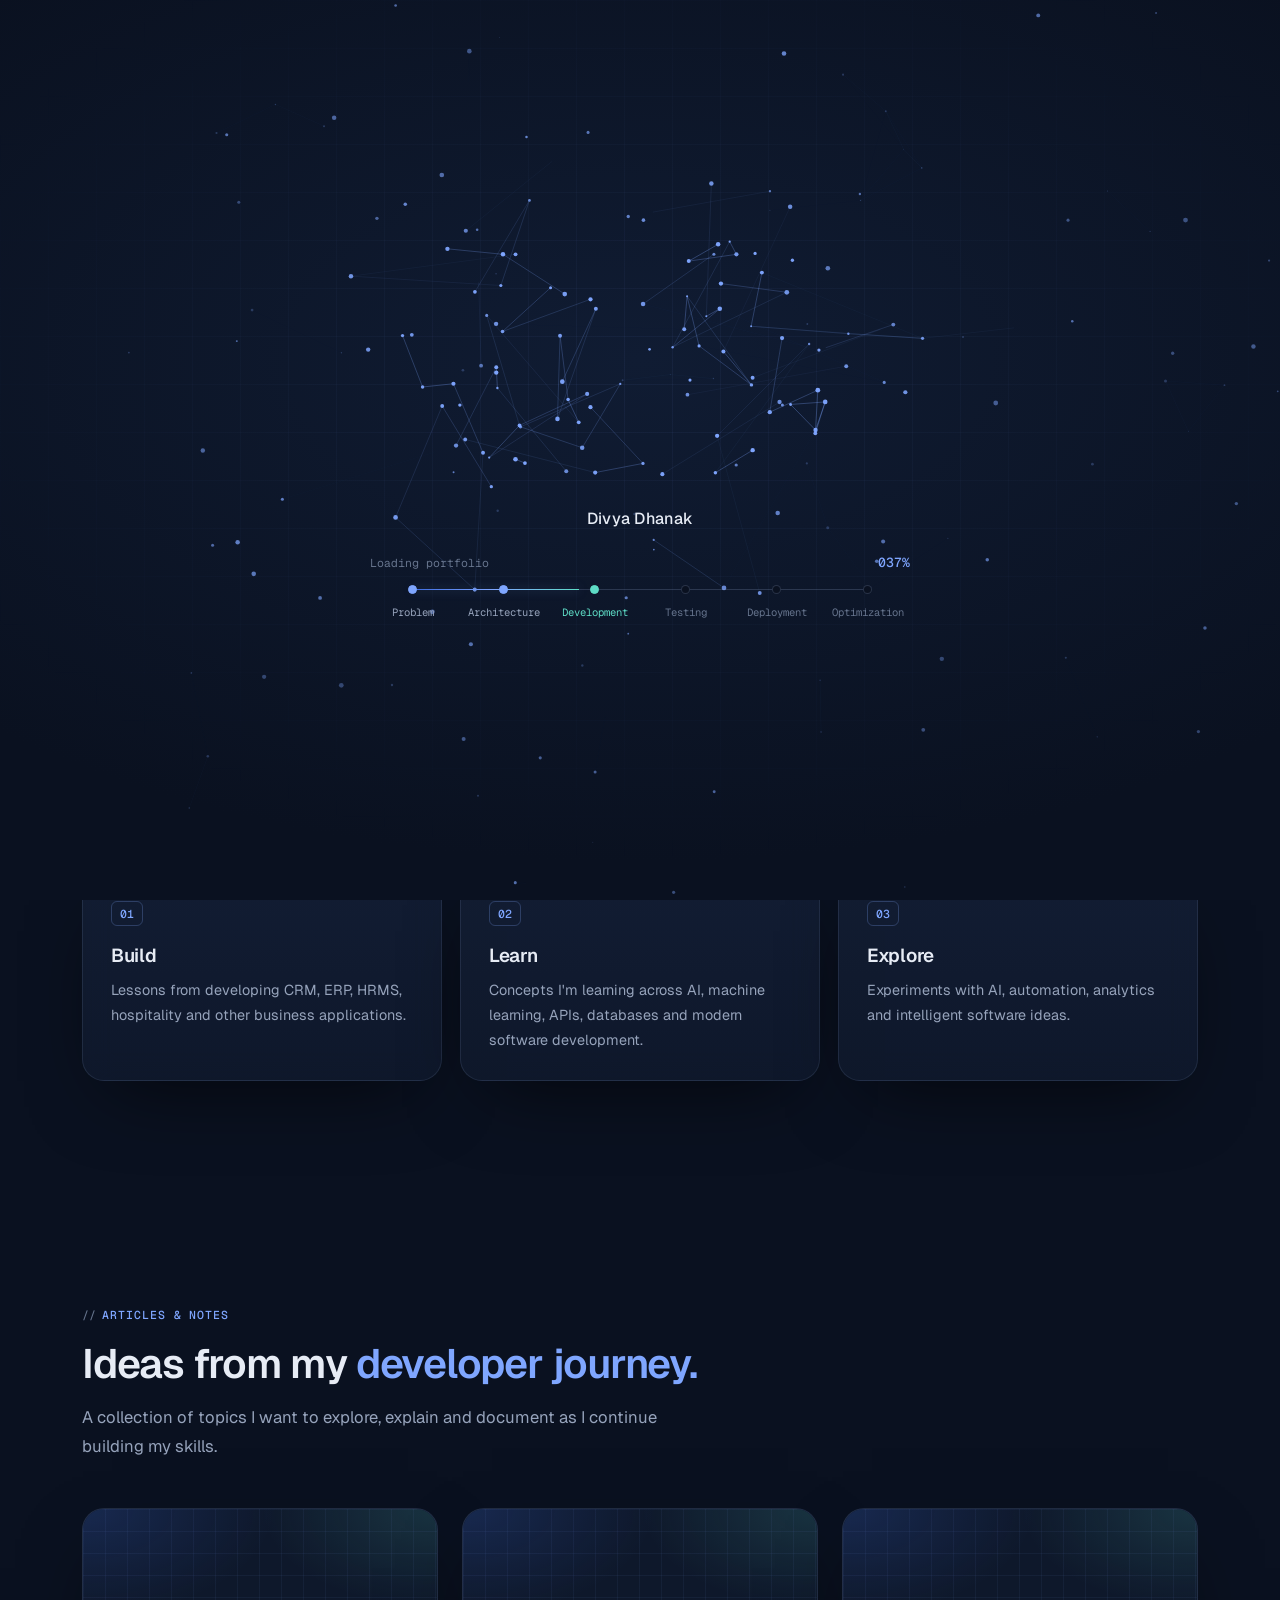
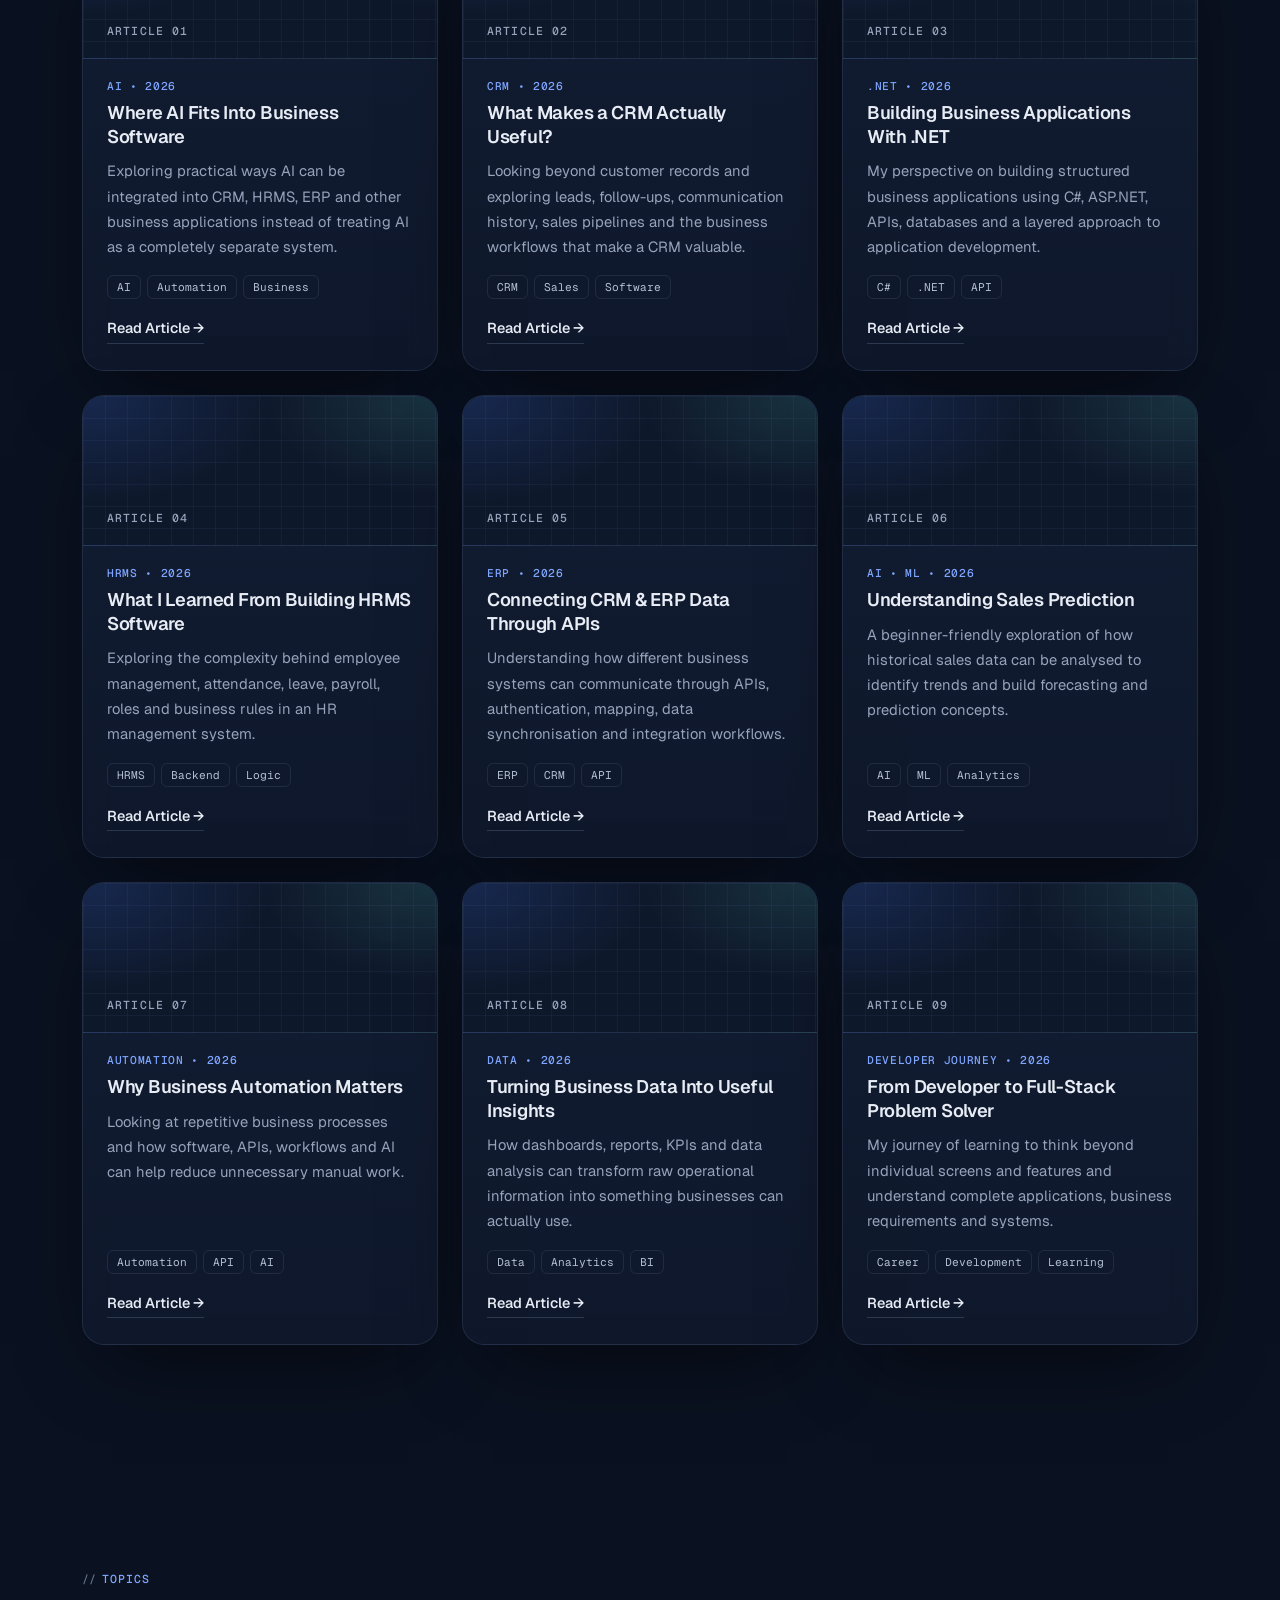
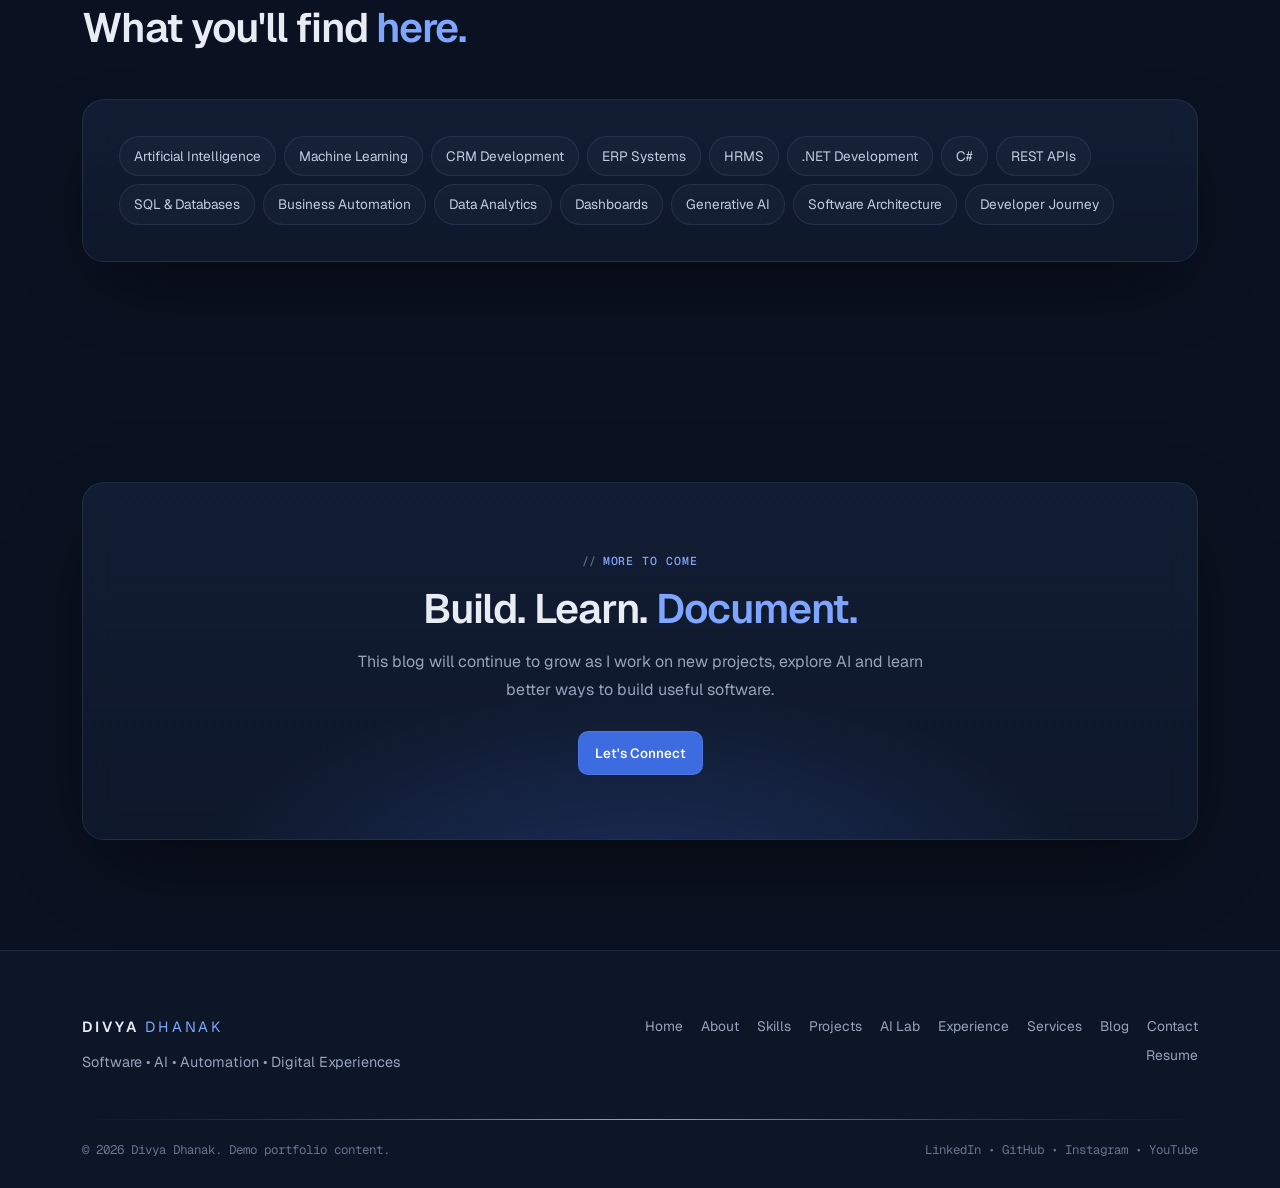
<file: blog.html>
<!doctype html>
<html lang="en">

<head>

    <meta charset="utf-8">
    <meta name="viewport" content="width=device-width,initial-scale=1">

    <title>Blog | Divya Dhanak</title>

    <meta name="description"
          content="Divya Dhanak's blog covering software development, AI, CRM, ERP, HRMS, automation, data analytics and lessons from building business applications.">

    <meta name="keywords"
          content="Divya Dhanak Blog, Software Development Blog, AI Blog, CRM, ERP, HRMS, .NET, Business Automation, Data Analytics, Developer Journey">

    <meta property="og:title"
          content="Divya Dhanak | Developer Blog">

    <meta property="og:description"
          content="Ideas, lessons and experiments around software, AI, automation and business applications.">

    <link rel="preconnect" href="https://fonts.googleapis.com">
    <link rel="preconnect" href="https://fonts.gstatic.com" crossorigin>

    <link href="https://fonts.googleapis.com/css2?family=Geist:wght@300..700&family=Geist+Mono:wght@400;500;600&display=swap"
          rel="stylesheet">

    <link href="https://cdn.jsdelivr.net/npm/bootstrap@5.3.3/dist/css/bootstrap.min.css"
          rel="stylesheet">

    <link rel="stylesheet" href="css/style.css"><link rel="stylesheet" href="css/loader.css">
<link rel="icon" type="image/svg+xml" href="favicon.svg"><meta name="theme-color" content="#0A1120">

</head>


<body>


<!-- =========================================================
     LOADER
========================================================= -->

<div id="loader" role="status" aria-live="polite" aria-label="Loading Divya Dhanak portfolio">
  <canvas class="ld-net" aria-hidden="true"></canvas>
  <div class="ld-hud" aria-hidden="true">
    <div class="ld-name">Divya Dhanak</div>
    <div class="ld-meta"><span>Loading portfolio</span><span class="ld-pct" data-pct>000%</span></div>
    <ol class="ld-pipe">
      <li><i></i><span>Problem</span></li>
      <li><i></i><span>Architecture</span></li>
      <li><i></i><span>Development</span></li>
      <li><i></i><span>Testing</span></li>
      <li><i></i><span>Deployment</span></li>
      <li><i></i><span>Optimization</span></li>
    </ol>
  </div>
</div>
<script src="js/loader.js"></script>


<div id="progress"></div>

<div id="cursor"></div>

<div id="cursorGlow"></div>



<!-- =========================================================
     HEADER
========================================================= -->

<header>

    <nav class="container nav">

        <a class="brand" href="index.html">
            DIVYA <em>DHANAK</em>
        </a>


        <button class="nav-toggle">
            ☰
        </button>


        <div class="nav-links">

            <a href="index.html">
                Home
            </a>

            <a href="about.html">
                About
            </a>

            <a href="skills.html">
                Skills
            </a>

            <a href="projects.html">
                Projects
            </a>

            <a href="ai-lab.html">
                AI Lab
            </a>

            <a href="experience.html">
                Experience
            </a>

            <a href="services.html">
                Services
            </a>

            <a href="blog.html">
                Blog
            </a>

            <a href="contact.html">
                Contact
            </a>

            <a href="resume.html">
                Resume
            </a>

        </div>


        <a class="nav-cta" href="contact.html">
            Let's Work Together
        </a>

    </nav>

</header>



<!-- =========================================================
     MAIN
========================================================= -->

<main>



<!-- =========================================================
     PAGE HERO
========================================================= -->

<section class="page-hero">

    <div class="container">

        <div class="eyebrow">
            DEVELOPER BLOG
        </div>


        <h1>
            Things I'm learning,
            <span>building & exploring.</span>
        </h1>


        <p>
            Practical notes, development lessons and experiments around
            software engineering, AI, business applications, automation
            and data-driven systems.
        </p>

    </div>

</section>



<!-- =========================================================
     INTRO
========================================================= -->

<section class="section">

    <div class="container">


        <div class="section-heading reveal">

            <div class="eyebrow">
                WHY THIS BLOG?
            </div>


            <h2>
                Learning by
                <span>building real things.</span>
            </h2>


            <p>
                I believe some of the best learning happens while solving
                real problems. This space is where I document concepts,
                experiments, development lessons and ideas that I find
                useful while building software.
            </p>

        </div>


        <div class="blog-focus-grid">


            <div class="glass blog-focus reveal">

                <span>
                    01
                </span>

                <h3>
                    Build
                </h3>

                <p>
                    Lessons from developing CRM, ERP, HRMS, hospitality
                    and other business applications.
                </p>

            </div>


            <div class="glass blog-focus reveal">

                <span>
                    02
                </span>

                <h3>
                    Learn
                </h3>

                <p>
                    Concepts I'm learning across AI, machine learning,
                    APIs, databases and modern software development.
                </p>

            </div>


            <div class="glass blog-focus reveal">

                <span>
                    03
                </span>

                <h3>
                    Explore
                </h3>

                <p>
                    Experiments with AI, automation, analytics and
                    intelligent software ideas.
                </p>

            </div>


        </div>

    </div>

</section>



<!-- =========================================================
     ARTICLES
========================================================= -->

<section class="section">

    <div class="container">


        <div class="section-heading reveal">

            <div class="eyebrow">
                ARTICLES & NOTES
            </div>


            <h2>
                Ideas from my
                <span>developer journey.</span>
            </h2>


            <p>
                A collection of topics I want to explore, explain and
                document as I continue building my skills.
            </p>

        </div>



        <div class="row g-4">



            <!-- =================================================
                 ARTICLE 01
            ================================================== -->

            <div class="col-md-6 col-lg-4">

                <article class="blog glass reveal">


                    <div class="blog-number">
                        ARTICLE 01
                    </div>


                    <small>
                        AI • 2026
                    </small>


                    <h3>
                        Where AI Fits Into Business Software
                    </h3>


                    <p>
                        Exploring practical ways AI can be integrated
                        into CRM, HRMS, ERP and other business applications
                        instead of treating AI as a completely separate system.
                    </p>


                    <div class="blog-tags">

                        <span>
                            AI
                        </span>

                        <span>
                            Automation
                        </span>

                        <span>
                            Business
                        </span>

                    </div>


                    <a href="blog-details.html?post=1">
                        Read Article →
                    </a>

                </article>

            </div>



            <!-- =================================================
                 ARTICLE 02
            ================================================== -->

            <div class="col-md-6 col-lg-4">

                <article class="blog glass reveal">


                    <div class="blog-number">
                        ARTICLE 02
                    </div>


                    <small>
                        CRM • 2026
                    </small>


                    <h3>
                        What Makes a CRM Actually Useful?
                    </h3>


                    <p>
                        Looking beyond customer records and exploring
                        leads, follow-ups, communication history, sales
                        pipelines and the business workflows that make
                        a CRM valuable.
                    </p>


                    <div class="blog-tags">

                        <span>
                            CRM
                        </span>

                        <span>
                            Sales
                        </span>

                        <span>
                            Software
                        </span>

                    </div>


                    <a href="blog-details.html?post=2">
                        Read Article →
                    </a>

                </article>

            </div>



            <!-- =================================================
                 ARTICLE 03
            ================================================== -->

            <div class="col-md-6 col-lg-4">

                <article class="blog glass reveal">


                    <div class="blog-number">
                        ARTICLE 03
                    </div>


                    <small>
                        .NET • 2026
                    </small>


                    <h3>
                        Building Business Applications With .NET
                    </h3>


                    <p>
                        My perspective on building structured business
                        applications using C#, ASP.NET, APIs, databases
                        and a layered approach to application development.
                    </p>


                    <div class="blog-tags">

                        <span>
                            C#
                        </span>

                        <span>
                            .NET
                        </span>

                        <span>
                            API
                        </span>

                    </div>


                    <a href="blog-details.html?post=3">
                        Read Article →
                    </a>

                </article>

            </div>



            <!-- =================================================
                 ARTICLE 04
            ================================================== -->

            <div class="col-md-6 col-lg-4">

                <article class="blog glass reveal">


                    <div class="blog-number">
                        ARTICLE 04
                    </div>


                    <small>
                        HRMS • 2026
                    </small>


                    <h3>
                        What I Learned From Building HRMS Software
                    </h3>


                    <p>
                        Exploring the complexity behind employee management,
                        attendance, leave, payroll, roles and business rules
                        in an HR management system.
                    </p>


                    <div class="blog-tags">

                        <span>
                            HRMS
                        </span>

                        <span>
                            Backend
                        </span>

                        <span>
                            Logic
                        </span>

                    </div>


                    <a href="blog-details.html?post=4">
                        Read Article →
                    </a>

                </article>

            </div>



            <!-- =================================================
                 ARTICLE 05
            ================================================== -->

            <div class="col-md-6 col-lg-4">

                <article class="blog glass reveal">


                    <div class="blog-number">
                        ARTICLE 05
                    </div>


                    <small>
                        ERP • 2026
                    </small>


                    <h3>
                        Connecting CRM & ERP Data Through APIs
                    </h3>


                    <p>
                        Understanding how different business systems can
                        communicate through APIs, authentication, mapping,
                        data synchronisation and integration workflows.
                    </p>


                    <div class="blog-tags">

                        <span>
                            ERP
                        </span>

                        <span>
                            CRM
                        </span>

                        <span>
                            API
                        </span>

                    </div>


                    <a href="blog-details.html?post=5">
                        Read Article →
                    </a>

                </article>

            </div>



            <!-- =================================================
                 ARTICLE 06
            ================================================== -->

            <div class="col-md-6 col-lg-4">

                <article class="blog glass reveal">


                    <div class="blog-number">
                        ARTICLE 06
                    </div>


                    <small>
                        AI • ML • 2026
                    </small>


                    <h3>
                        Understanding Sales Prediction
                    </h3>


                    <p>
                        A beginner-friendly exploration of how historical
                        sales data can be analysed to identify trends and
                        build forecasting and prediction concepts.
                    </p>


                    <div class="blog-tags">

                        <span>
                            AI
                        </span>

                        <span>
                            ML
                        </span>

                        <span>
                            Analytics
                        </span>

                    </div>


                    <a href="blog-details.html?post=6">
                        Read Article →
                    </a>

                </article>

            </div>



            <!-- =================================================
                 ARTICLE 07
            ================================================== -->

            <div class="col-md-6 col-lg-4">

                <article class="blog glass reveal">


                    <div class="blog-number">
                        ARTICLE 07
                    </div>


                    <small>
                        AUTOMATION • 2026
                    </small>


                    <h3>
                        Why Business Automation Matters
                    </h3>


                    <p>
                        Looking at repetitive business processes and how
                        software, APIs, workflows and AI can help reduce
                        unnecessary manual work.
                    </p>


                    <div class="blog-tags">

                        <span>
                            Automation
                        </span>

                        <span>
                            API
                        </span>

                        <span>
                            AI
                        </span>

                    </div>


                    <a href="blog-details.html?post=7">
                        Read Article →
                    </a>

                </article>

            </div>



            <!-- =================================================
                 ARTICLE 08
            ================================================== -->

            <div class="col-md-6 col-lg-4">

                <article class="blog glass reveal">


                    <div class="blog-number">
                        ARTICLE 08
                    </div>


                    <small>
                        DATA • 2026
                    </small>


                    <h3>
                        Turning Business Data Into Useful Insights
                    </h3>


                    <p>
                        How dashboards, reports, KPIs and data analysis
                        can transform raw operational information into
                        something businesses can actually use.
                    </p>


                    <div class="blog-tags">

                        <span>
                            Data
                        </span>

                        <span>
                            Analytics
                        </span>

                        <span>
                            BI
                        </span>

                    </div>


                    <a href="blog-details.html?post=8">
                        Read Article →
                    </a>

                </article>

            </div>



            <!-- =================================================
                 ARTICLE 09
            ================================================== -->

            <div class="col-md-6 col-lg-4">

                <article class="blog glass reveal">


                    <div class="blog-number">
                        ARTICLE 09
                    </div>


                    <small>
                        DEVELOPER JOURNEY • 2026
                    </small>


                    <h3>
                        From Developer to Full-Stack Problem Solver
                    </h3>


                    <p>
                        My journey of learning to think beyond individual
                        screens and features and understand complete
                        applications, business requirements and systems.
                    </p>


                    <div class="blog-tags">

                        <span>
                            Career
                        </span>

                        <span>
                            Development
                        </span>

                        <span>
                            Learning
                        </span>

                    </div>


                    <a href="blog-details.html?post=9">
                        Read Article →
                    </a>

                </article>

            </div>


        </div>

    </div>

</section>



<!-- =========================================================
     TOPICS
========================================================= -->

<section class="section">

    <div class="container">


        <div class="section-heading reveal">

            <div class="eyebrow">
                TOPICS
            </div>


            <h2>
                What you'll find
                <span>here.</span>
            </h2>

        </div>


        <div class="topic-cloud glass reveal">

            <span>
                Artificial Intelligence
            </span>

            <span>
                Machine Learning
            </span>

            <span>
                CRM Development
            </span>

            <span>
                ERP Systems
            </span>

            <span>
                HRMS
            </span>

            <span>
                .NET Development
            </span>

            <span>
                C#
            </span>

            <span>
                REST APIs
            </span>

            <span>
                SQL & Databases
            </span>

            <span>
                Business Automation
            </span>

            <span>
                Data Analytics
            </span>

            <span>
                Dashboards
            </span>

            <span>
                Generative AI
            </span>

            <span>
                Software Architecture
            </span>

            <span>
                Developer Journey
            </span>

        </div>

    </div>

</section>



<!-- =========================================================
     FUTURE BLOG
========================================================= -->

<section class="section">

    <div class="container">

        <div class="blog-cta glass reveal">


            <div class="eyebrow">
                MORE TO COME
            </div>


            <h2>
                Build. Learn.
                <span>Document.</span>
            </h2>


            <p>
                This blog will continue to grow as I work on new projects,
                explore AI and learn better ways to build useful software.
            </p>


            <a href="contact.html"
               class="nav-cta">

                Let's Connect

            </a>

        </div>

    </div>

</section>


</main>



<!-- =========================================================
     FOOTER
========================================================= -->

<footer>

    <div class="container">


        <div class="footer-main">


            <div>

                <div class="brand">
                    DIVYA <em>DHANAK</em>
                </div>


                <p>
                    Software • AI • Automation • Digital Experiences
                </p>

            </div>


            <div class="footer-links">

                <a href="index.html">
                    Home
                </a>

                <a href="about.html">
                    About
                </a>

                <a href="skills.html">
                    Skills
                </a>

                <a href="projects.html">
                    Projects
                </a>

                <a href="ai-lab.html">
                    AI Lab
                </a>

                <a href="experience.html">
                    Experience
                </a>

                <a href="services.html">
                    Services
                </a>

                <a href="blog.html">
                    Blog
                </a>

                <a href="contact.html">
                    Contact
                </a>

                <a href="resume.html">
                    Resume
                </a>

            </div>

        </div>


        <div class="gradient-line"></div>


        <div class="footer-bottom">

            <span>
                © 2026 Divya Dhanak. Demo portfolio content.
            </span>


            <span>
                LinkedIn • GitHub • Instagram • YouTube
            </span>

        </div>

    </div>

</footer>



<!-- =========================================================
     SCRIPTS
========================================================= -->

<script src="https://cdn.jsdelivr.net/npm/bootstrap@5.3.3/dist/js/bootstrap.bundle.min.js"
        defer></script>

<script src="js/main.js" defer></script>


</body>
</html>
</file>
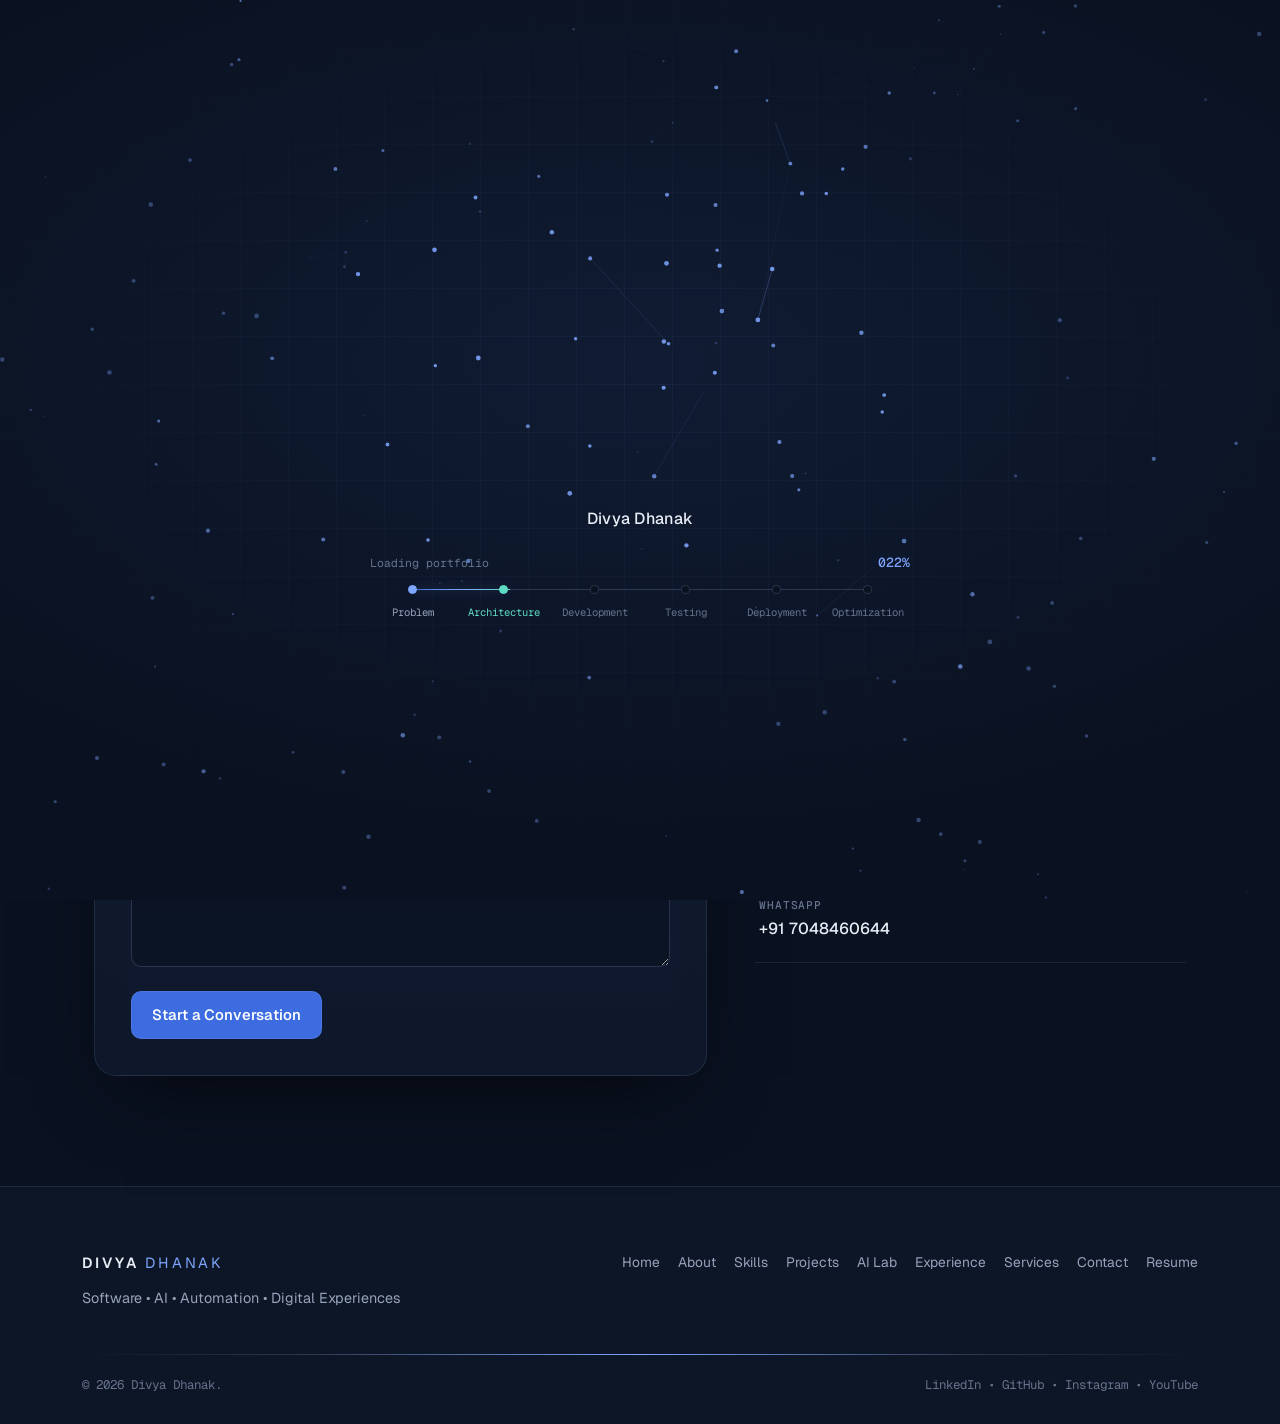
<file: contact.html>
<!doctype html><html lang="en"><head><meta charset="utf-8"><meta name="viewport" content="width=device-width,initial-scale=1">
<title>Contact | Divya Dhanak</title><meta name="description" content="Divya Dhanak — Software Developer, AI Solutions Developer and Full-Stack Project Builder.">
<meta name="keywords" content="Divya Dhanak, Software Developer, AI Developer, Full Stack Developer, CRM Developer, ERP Developer, HRMS Developer, Business Automation">
<meta property="og:title" content="Divya Dhanak | Software • AI • Automation"><meta property="og:description" content="Building intelligent software, AI solutions and digital experiences.">
<link rel="preconnect" href="https://fonts.googleapis.com"><link rel="preconnect" href="https://fonts.gstatic.com" crossorigin>
<link href="https://fonts.googleapis.com/css2?family=Geist:wght@300..700&family=Geist+Mono:wght@400;500;600&display=swap" rel="stylesheet">
<link href="https://cdn.jsdelivr.net/npm/bootstrap@5.3.3/dist/css/bootstrap.min.css" rel="stylesheet"><link rel="stylesheet" href="css/style.css"><link rel="stylesheet" href="css/loader.css">
<link rel="icon" type="image/svg+xml" href="favicon.svg"><meta name="theme-color" content="#0A1120"></head><body>
<div id="loader" role="status" aria-live="polite" aria-label="Loading Divya Dhanak portfolio">
  <canvas class="ld-net" aria-hidden="true"></canvas>
  <div class="ld-hud" aria-hidden="true">
    <div class="ld-name">Divya Dhanak</div>
    <div class="ld-meta"><span>Loading portfolio</span><span class="ld-pct" data-pct>000%</span></div>
    <ol class="ld-pipe">
      <li><i></i><span>Problem</span></li>
      <li><i></i><span>Architecture</span></li>
      <li><i></i><span>Development</span></li>
      <li><i></i><span>Testing</span></li>
      <li><i></i><span>Deployment</span></li>
      <li><i></i><span>Optimization</span></li>
    </ol>
  </div>
</div>
<script src="js/loader.js"></script><div id="progress"></div><div id="cursor"></div><div id="cursorGlow"></div>
<header><nav class="container nav"><a class="brand" href="index.html">DIVYA <em>DHANAK</em></a><button class="nav-toggle">☰</button><div class="nav-links"><a href="index.html">Home</a><a href="about.html">About</a><a href="skills.html">Skills</a><a href="projects.html">Projects</a><a href="ai-lab.html">AI Lab</a><a href="experience.html">Experience</a><a href="services.html">Services</a><a href="contact.html">Contact</a><a href="resume.html">Resume</a></div><a class="nav-cta" href="contact.html">Let's Work Together</a></nav></header><main><section class="page-hero"><div class="container"><div class="eyebrow">CONTACT</div><h1>Let's Build Something <span>Great.</span></h1><p>Have a software idea, AI project or business automation requirement?</p></div></section><section class="section"><div class="container row g-5"><div class="col-lg-7"><form class="contact glass" onsubmit="return submitDemo(event)"><div class="row g-3"><div class="col-md-6"><input required placeholder="Name" ></div><div class="col-md-6"><input required placeholder="Email" type=email></div><div class="col-md-6"><input  placeholder="Phone" ></div><div class="col-md-6"><input  placeholder="Company" ></div><div class="col-md-6"><input  placeholder="Project Type" ></div><div class="col-md-6"><input  placeholder="Budget" ></div><div class="col-12"><textarea rows="6" placeholder="Message"></textarea></div><div class="col-12"><button class="btn btn-primary">Start a Conversation</button></div></div></form></div><div class="col-lg-5 contact-info"><div><small>Email</small><b>divyadhanak331@gmail.com</b></div><div><small>Phone</small><b>+91 7048460644</b></div><div><small>LinkedIn</small><b>linkedin.com/in/divyadhanak</b></div><div><small>GitHub</small><b>https://github.com/Divyadhanak15</b></div><div><small>WhatsApp</small><b>+91 7048460644</b></div></div></div></section></main>
<footer><div class="container"><div class="footer-main"><div><div class="brand">DIVYA <em>DHANAK</em></div><p>Software • AI • Automation • Digital Experiences</p></div><div class="footer-links"><a href="index.html">Home</a><a href="about.html">About</a><a href="skills.html">Skills</a><a href="projects.html">Projects</a><a href="ai-lab.html">AI Lab</a><a href="experience.html">Experience</a><a href="services.html">Services</a><a href="contact.html">Contact</a><a href="resume.html">Resume</a></div></div><div class="gradient-line"></div><div class="footer-bottom"><span>© 2026 Divya Dhanak.</span><span>LinkedIn • GitHub • Instagram • YouTube</span></div></div></footer>
<script src="https://cdn.jsdelivr.net/npm/bootstrap@5.3.3/dist/js/bootstrap.bundle.min.js" defer></script><script src="js/main.js" defer></script></body></html>
</file>
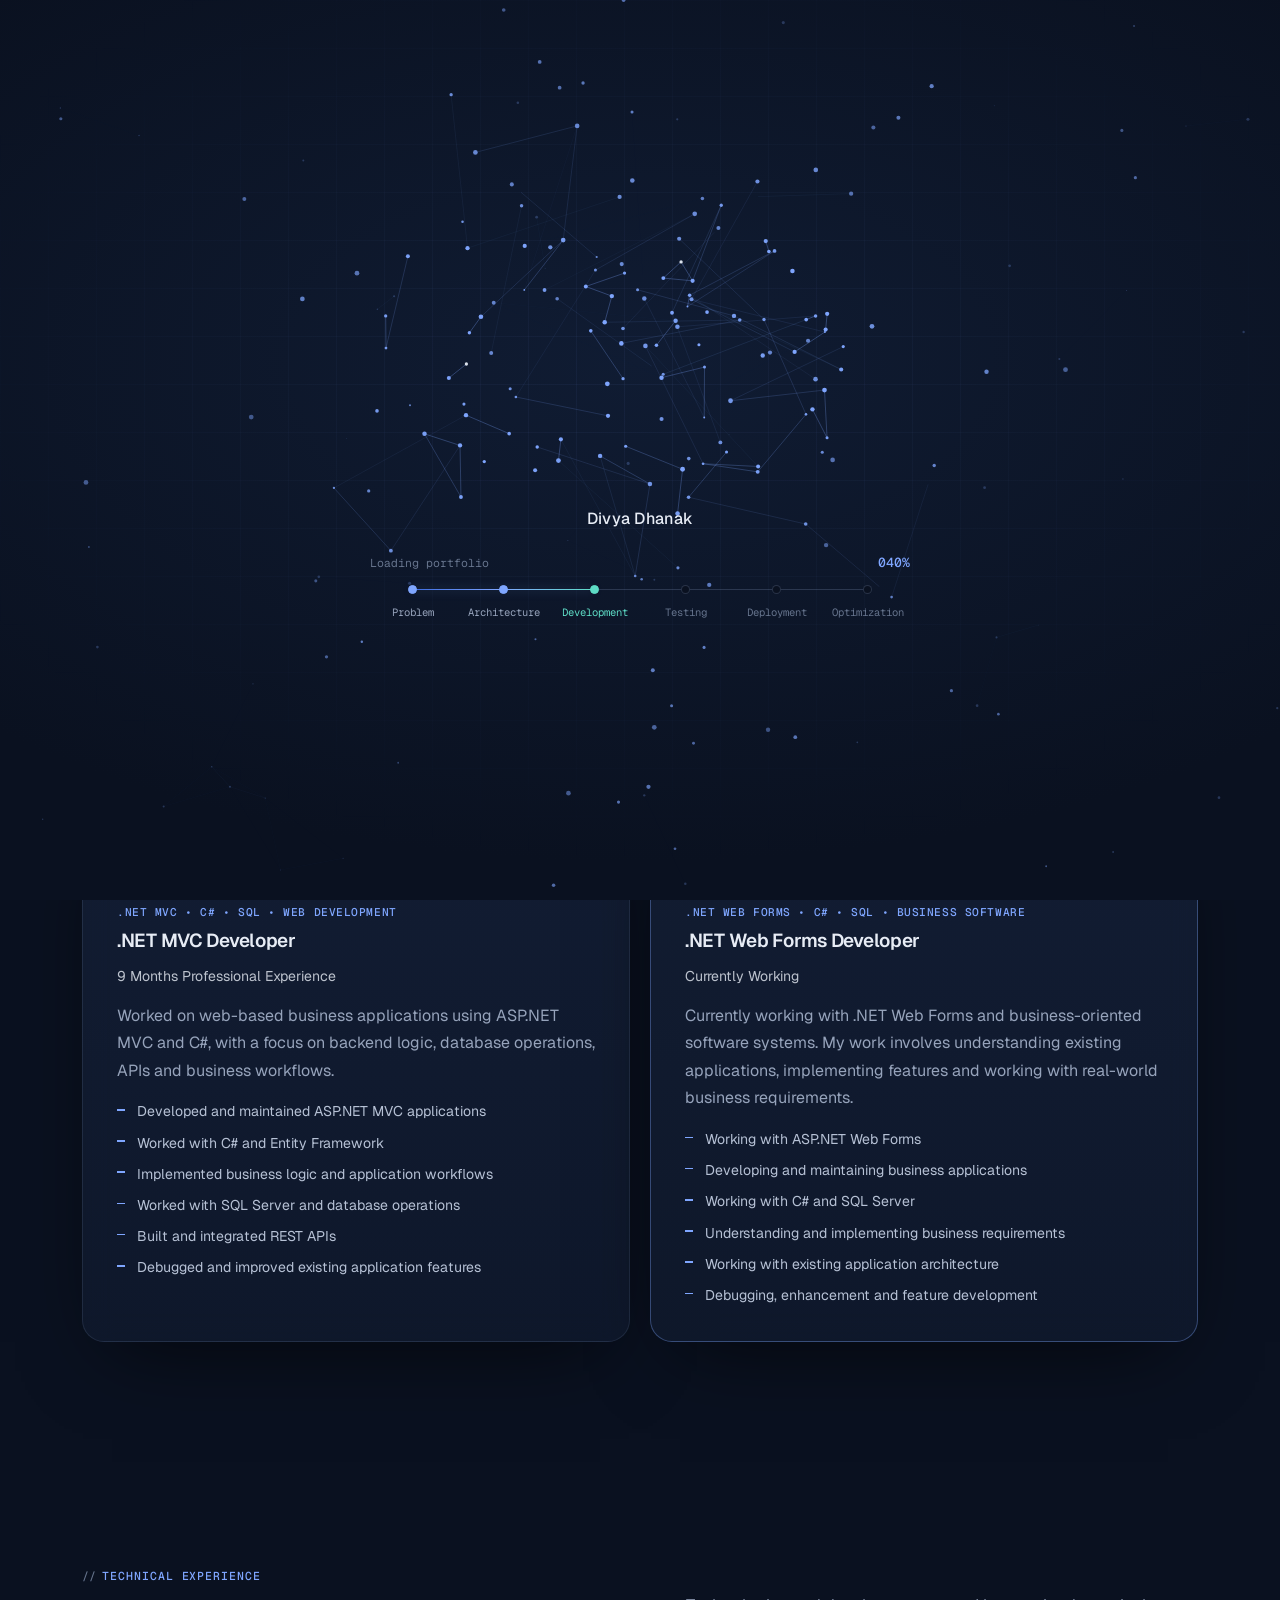
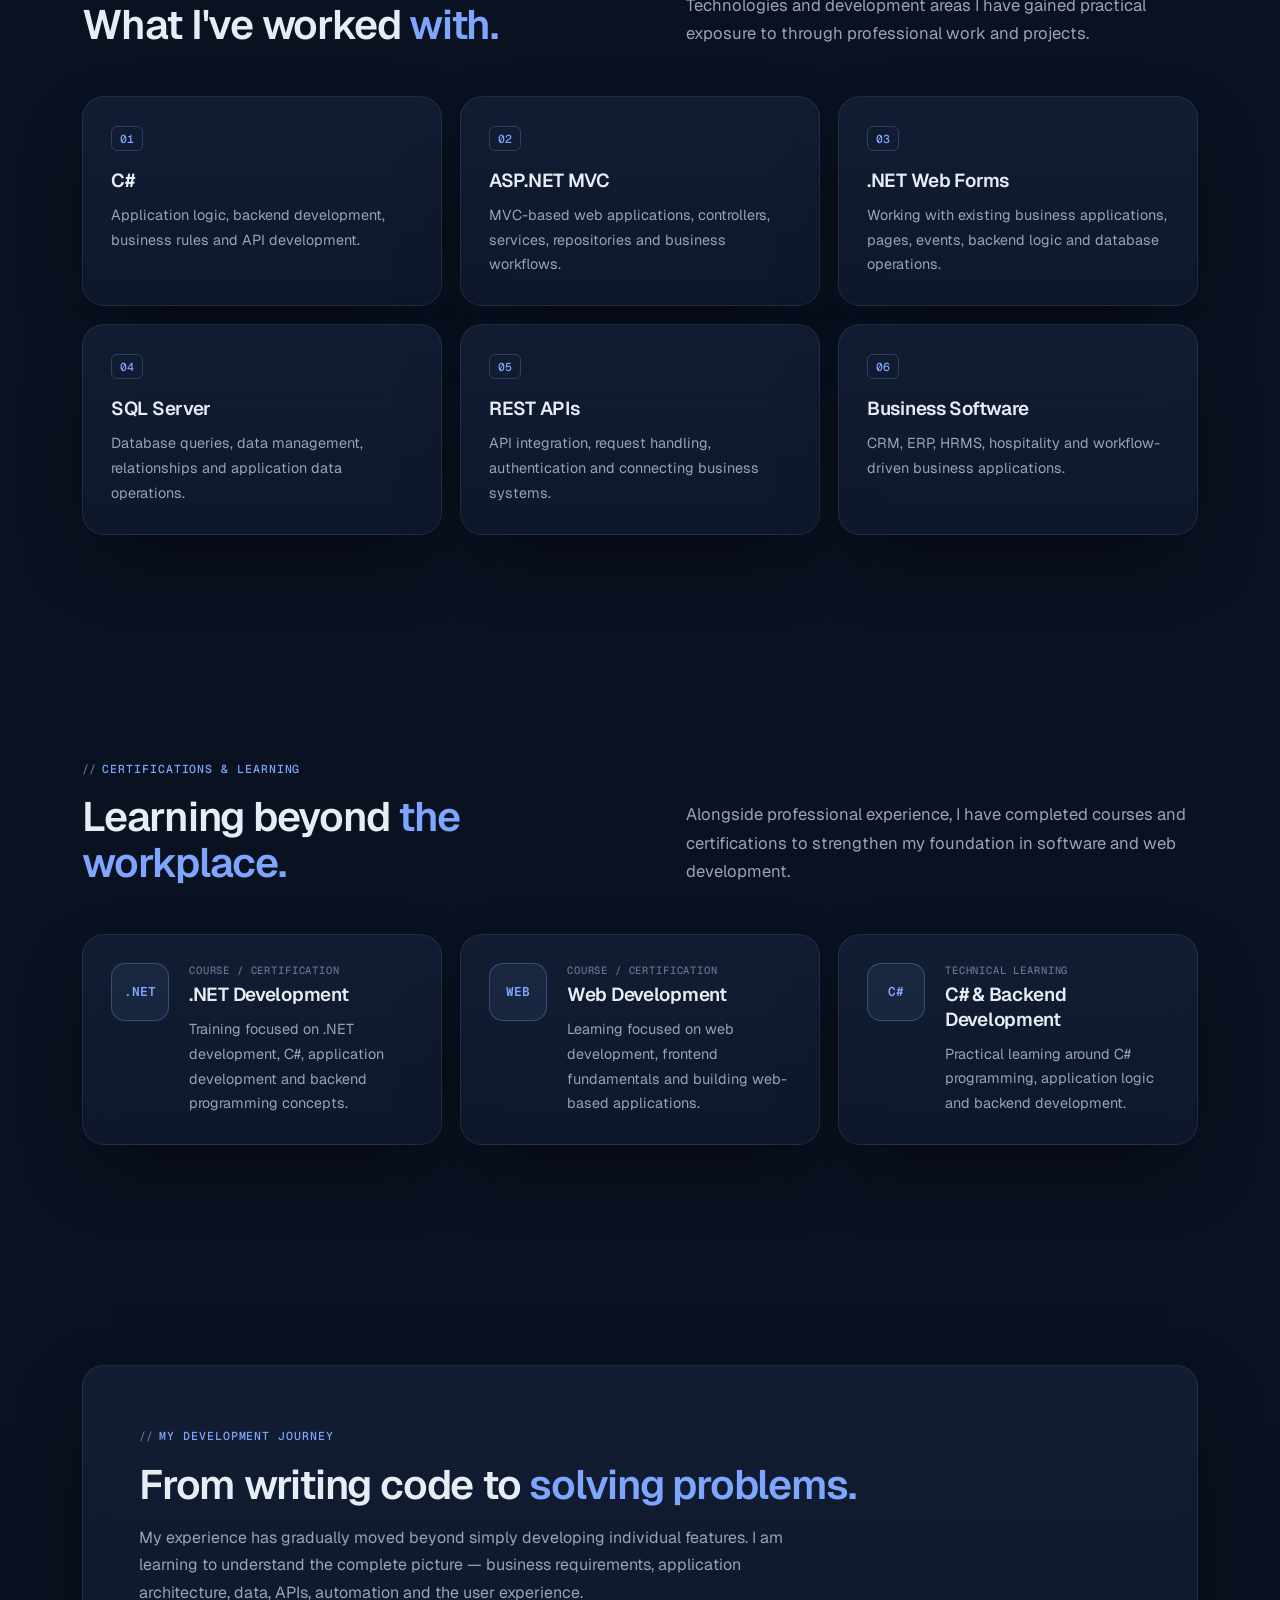
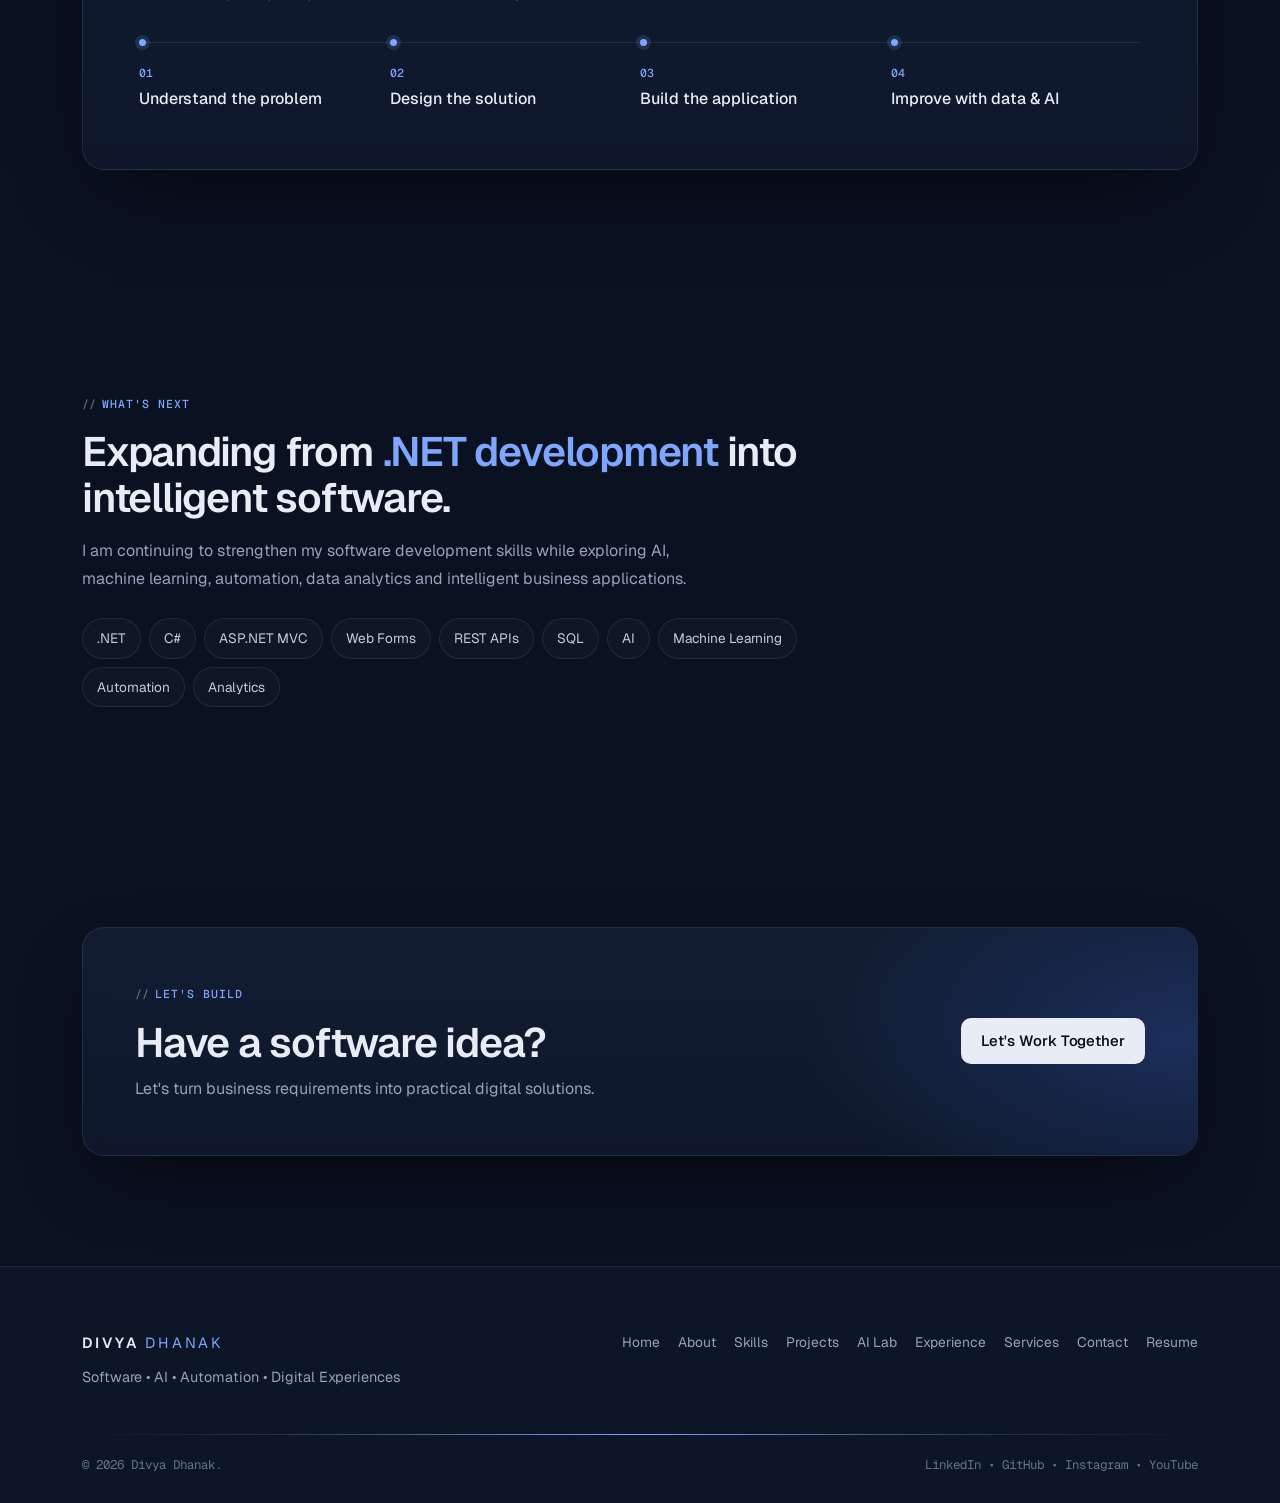
<file: experience.html>
<!doctype html>
<html lang="en">

<head>
<meta charset="utf-8">
<meta name="viewport" content="width=device-width,initial-scale=1">

<title>Experience | Divya Dhanak</title>

<meta name="description"
content="Divya Dhanak — Software Developer with experience in .NET MVC, .NET Web Forms, business applications, CRM, ERP, HRMS and AI solutions.">

<meta name="keywords"
content="Divya Dhanak, Software Developer, .NET Developer, ASP.NET MVC Developer, .NET Web Forms Developer, C# Developer, CRM Developer, ERP Developer, HRMS Developer, AI Developer">

<meta property="og:title"
content="Divya Dhanak | Software Developer • .NET • AI">

<meta property="og:description"
content="Software Developer experienced in .NET MVC, Web Forms, business applications, APIs, CRM, ERP, HRMS and AI exploration.">

<link rel="preconnect" href="https://fonts.googleapis.com">
<link rel="preconnect" href="https://fonts.gstatic.com" crossorigin>

<link href="https://fonts.googleapis.com/css2?family=Geist:wght@300..700&family=Geist+Mono:wght@400;500;600&display=swap"
rel="stylesheet">

<link href="https://cdn.jsdelivr.net/npm/bootstrap@5.3.3/dist/css/bootstrap.min.css"
rel="stylesheet">

<link rel="stylesheet" href="css/style.css"><link rel="stylesheet" href="css/loader.css">
<link rel="icon" type="image/svg+xml" href="favicon.svg"><meta name="theme-color" content="#0A1120">
</head>

<body>

<!-- LOADER -->
<div id="loader" role="status" aria-live="polite" aria-label="Loading Divya Dhanak portfolio">
  <canvas class="ld-net" aria-hidden="true"></canvas>
  <div class="ld-hud" aria-hidden="true">
    <div class="ld-name">Divya Dhanak</div>
    <div class="ld-meta"><span>Loading portfolio</span><span class="ld-pct" data-pct>000%</span></div>
    <ol class="ld-pipe">
      <li><i></i><span>Problem</span></li>
      <li><i></i><span>Architecture</span></li>
      <li><i></i><span>Development</span></li>
      <li><i></i><span>Testing</span></li>
      <li><i></i><span>Deployment</span></li>
      <li><i></i><span>Optimization</span></li>
    </ol>
  </div>
</div>
<script src="js/loader.js"></script>

<div id="progress"></div>
<div id="cursor"></div>
<div id="cursorGlow"></div>


<!-- HEADER -->
<header>
<nav class="container nav">

    <a class="brand" href="index.html">
        DIVYA <em>DHANAK</em>
    </a>

    <button class="nav-toggle">☰</button>

    <div class="nav-links">
        <a href="index.html">Home</a>
        <a href="about.html">About</a>
        <a href="skills.html">Skills</a>
        <a href="projects.html">Projects</a>
        <a href="ai-lab.html">AI Lab</a>
        <a href="experience.html">Experience</a>
        <a href="services.html">Services</a>
        <a href="contact.html">Contact</a>
        <a href="resume.html">Resume</a>
    </div>

    <a class="nav-cta" href="contact.html">
        Let's Work Together
    </a>

</nav>
</header>


<main>

<!-- HERO -->
<section class="page-hero">

    <div class="container">

        <div class="eyebrow">
            EXPERIENCE
        </div>

        <h1>
            Growing through <span>real-world software.</span>
        </h1>

        <p>
            My journey has been focused on building practical business
            applications, learning the .NET ecosystem and exploring how
            software and AI can solve real business problems.
        </p>

    </div>

</section>


<!-- EXPERIENCE -->
<section class="section">

<div class="container">

    <div class="section-head">

        <div>
            <div class="eyebrow">
                PROFESSIONAL EXPERIENCE
            </div>

            <h2>
                Building with <span>.NET</span>
            </h2>
        </div>

        <p>
            My professional experience is centered around
            Microsoft .NET technologies and business-focused
            software development.
        </p>

    </div>


    <div class="experience-grid">


        <!-- EXPERIENCE 01 -->
        <article class="glass experience-card">

            <div class="experience-top">

                <span class="experience-number">
                    01
                </span>

                <span class="experience-status">
                    COMPLETED
                </span>

            </div>

            <div class="experience-content">

                <div class="experience-meta">
                    .NET MVC • C# • SQL • WEB DEVELOPMENT
                </div>

                <h3>
                    .NET MVC Developer
                </h3>

                <p class="experience-duration">
                    9 Months Professional Experience
                </p>

                <p>
                    Worked on web-based business applications using
                    ASP.NET MVC and C#, with a focus on backend logic,
                    database operations, APIs and business workflows.
                </p>

                <ul>
                    <li>Developed and maintained ASP.NET MVC applications</li>
                    <li>Worked with C# and Entity Framework</li>
                    <li>Implemented business logic and application workflows</li>
                    <li>Worked with SQL Server and database operations</li>
                    <li>Built and integrated REST APIs</li>
                    <li>Debugged and improved existing application features</li>
                </ul>

            </div>

        </article>


        <!-- EXPERIENCE 02 -->
        <article class="glass experience-card current-experience">

            <div class="experience-top">

                <span class="experience-number">
                    02
                </span>

                <span class="experience-status">
                    CURRENT
                </span>

            </div>

            <div class="experience-content">

                <div class="experience-meta">
                    .NET WEB FORMS • C# • SQL • BUSINESS SOFTWARE
                </div>

                <h3>
                    .NET Web Forms Developer
                </h3>

                <p class="experience-duration">
                    Currently Working
                </p>

                <p>
                    Currently working with .NET Web Forms and
                    business-oriented software systems. My work
                    involves understanding existing applications,
                    implementing features and working with real-world
                    business requirements.
                </p>

                <ul>
                    <li>Working with ASP.NET Web Forms</li>
                    <li>Developing and maintaining business applications</li>
                    <li>Working with C# and SQL Server</li>
                    <li>Understanding and implementing business requirements</li>
                    <li>Working with existing application architecture</li>
                    <li>Debugging, enhancement and feature development</li>
                </ul>

            </div>

        </article>


    </div>

</div>

</section>


<!-- TECHNICAL EXPERIENCE -->
<section class="section">

<div class="container">

    <div class="section-head">

        <div>

            <div class="eyebrow">
                TECHNICAL EXPERIENCE
            </div>

            <h2>
                What I've worked <span>with.</span>
            </h2>

        </div>

        <p>
            Technologies and development areas I have gained
            practical exposure to through professional work
            and projects.
        </p>

    </div>


    <div class="experience-tech-grid">

        <div class="glass tech-experience-card">
            <span>01</span>
            <h3>C#</h3>
            <p>
                Application logic, backend development,
                business rules and API development.
            </p>
        </div>


        <div class="glass tech-experience-card">
            <span>02</span>
            <h3>ASP.NET MVC</h3>
            <p>
                MVC-based web applications, controllers,
                services, repositories and business workflows.
            </p>
        </div>


        <div class="glass tech-experience-card">
            <span>03</span>
            <h3>.NET Web Forms</h3>
            <p>
                Working with existing business applications,
                pages, events, backend logic and database operations.
            </p>
        </div>


        <div class="glass tech-experience-card">
            <span>04</span>
            <h3>SQL Server</h3>
            <p>
                Database queries, data management,
                relationships and application data operations.
            </p>
        </div>


        <div class="glass tech-experience-card">
            <span>05</span>
            <h3>REST APIs</h3>
            <p>
                API integration, request handling,
                authentication and connecting business systems.
            </p>
        </div>


        <div class="glass tech-experience-card">
            <span>06</span>
            <h3>Business Software</h3>
            <p>
                CRM, ERP, HRMS, hospitality and
                workflow-driven business applications.
            </p>
        </div>

    </div>

</div>

</section>


<!-- CERTIFICATIONS -->
<section class="section">

<div class="container">

    <div class="section-head">

        <div>

            <div class="eyebrow">
                CERTIFICATIONS & LEARNING
            </div>

            <h2>
                Learning beyond <span>the workplace.</span>
            </h2>

        </div>

        <p>
            Alongside professional experience, I have completed
            courses and certifications to strengthen my foundation
            in software and web development.
        </p>

    </div>


    <div class="certification-grid">


        <article class="glass certification-card">

            <div class="cert-icon">
                .NET
            </div>

            <div>

                <span class="cert-label">
                    COURSE / CERTIFICATION
                </span>

                <h3>
                    .NET Development
                </h3>

                <p>
                    Training focused on .NET development,
                    C#, application development and
                    backend programming concepts.
                </p>

            </div>

        </article>


        <article class="glass certification-card">

            <div class="cert-icon">
                WEB
            </div>

            <div>

                <span class="cert-label">
                    COURSE / CERTIFICATION
                </span>

                <h3>
                    Web Development
                </h3>

                <p>
                    Learning focused on web development,
                    frontend fundamentals and building
                    web-based applications.
                </p>

            </div>

        </article>


        <article class="glass certification-card">

            <div class="cert-icon">
                C#
            </div>

            <div>

                <span class="cert-label">
                    TECHNICAL LEARNING
                </span>

                <h3>
                    C# & Backend Development
                </h3>

                <p>
                    Practical learning around C# programming,
                    application logic and backend development.
                </p>

            </div>

        </article>


    </div>

</div>

</section>


<!-- JOURNEY -->
<section class="section">

<div class="container">

    <div class="journey-panel glass">

        <div class="journey-content">

            <div class="eyebrow">
                MY DEVELOPMENT JOURNEY
            </div>

            <h2>
                From writing code to <span>solving problems.</span>
            </h2>

            <p>
                My experience has gradually moved beyond simply
                developing individual features. I am learning to
                understand the complete picture — business
                requirements, application architecture, data,
                APIs, automation and the user experience.
            </p>

            <div class="journey-points">

                <div>
                    <strong>01</strong>
                    <span>Understand the problem</span>
                </div>

                <div>
                    <strong>02</strong>
                    <span>Design the solution</span>
                </div>

                <div>
                    <strong>03</strong>
                    <span>Build the application</span>
                </div>

                <div>
                    <strong>04</strong>
                    <span>Improve with data & AI</span>
                </div>

            </div>

        </div>

    </div>

</div>

</section>


<!-- FUTURE -->
<section class="section">

<div class="container">

    <div class="future-section">

        <div class="eyebrow">
            WHAT'S NEXT
        </div>

        <h2>
            Expanding from <span>.NET development</span>
            into intelligent software.
        </h2>

        <p>
            I am continuing to strengthen my software development
            skills while exploring AI, machine learning, automation,
            data analytics and intelligent business applications.
        </p>

        <div class="future-tags">

            <span>.NET</span>
            <span>C#</span>
            <span>ASP.NET MVC</span>
            <span>Web Forms</span>
            <span>REST APIs</span>
            <span>SQL</span>
            <span>AI</span>
            <span>Machine Learning</span>
            <span>Automation</span>
            <span>Analytics</span>

        </div>

    </div>

</div>

</section>


<!-- CTA -->
<section class="section">

<div class="container">

    <div class="cta glass">

        <div>

            <div class="eyebrow">
                LET'S BUILD
            </div>

            <h2>
                Have a software idea?
            </h2>

            <p>
                Let's turn business requirements into
                practical digital solutions.
            </p>

        </div>

        <a class="btn" href="contact.html">
            Let's Work Together
        </a>

    </div>

</div>

</section>

</main>


<!-- FOOTER -->
<footer>

<div class="container">

    <div class="footer-main">

        <div>

            <div class="brand">
                DIVYA <em>DHANAK</em>
            </div>

            <p>
                Software • AI • Automation • Digital Experiences
            </p>

        </div>


        <div class="footer-links">

            <a href="index.html">Home</a>
            <a href="about.html">About</a>
            <a href="skills.html">Skills</a>
            <a href="projects.html">Projects</a>
            <a href="ai-lab.html">AI Lab</a>
            <a href="experience.html">Experience</a>
            <a href="services.html">Services</a>
            <a href="contact.html">Contact</a>
            <a href="resume.html">Resume</a>

        </div>

    </div>


    <div class="gradient-line"></div>


    <div class="footer-bottom">

        <span>
            © 2026 Divya Dhanak.
        </span>

        <span>
            LinkedIn • GitHub • Instagram • YouTube
        </span>

    </div>

</div>

</footer>


<script src="https://cdn.jsdelivr.net/npm/bootstrap@5.3.3/dist/js/bootstrap.bundle.min.js" defer></script>

<script src="js/main.js" defer></script>

</body>
</html>
</file>
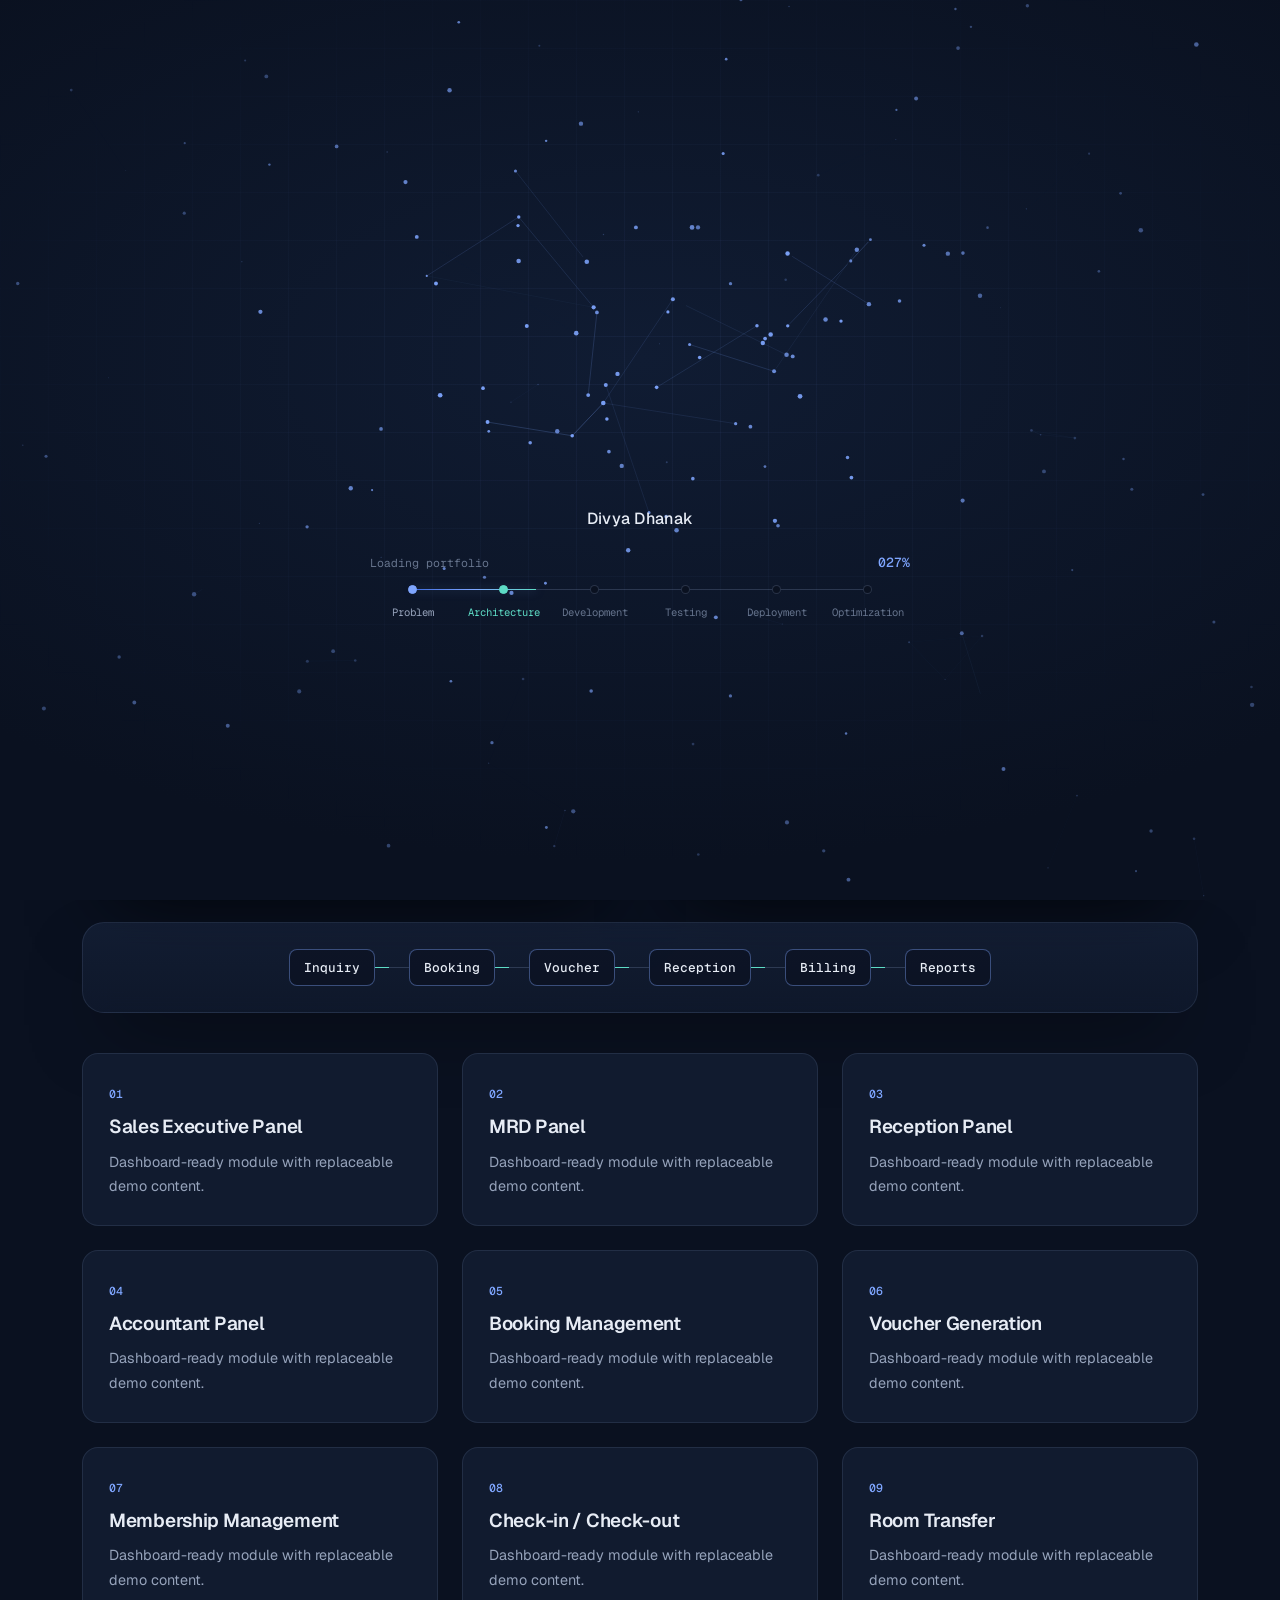
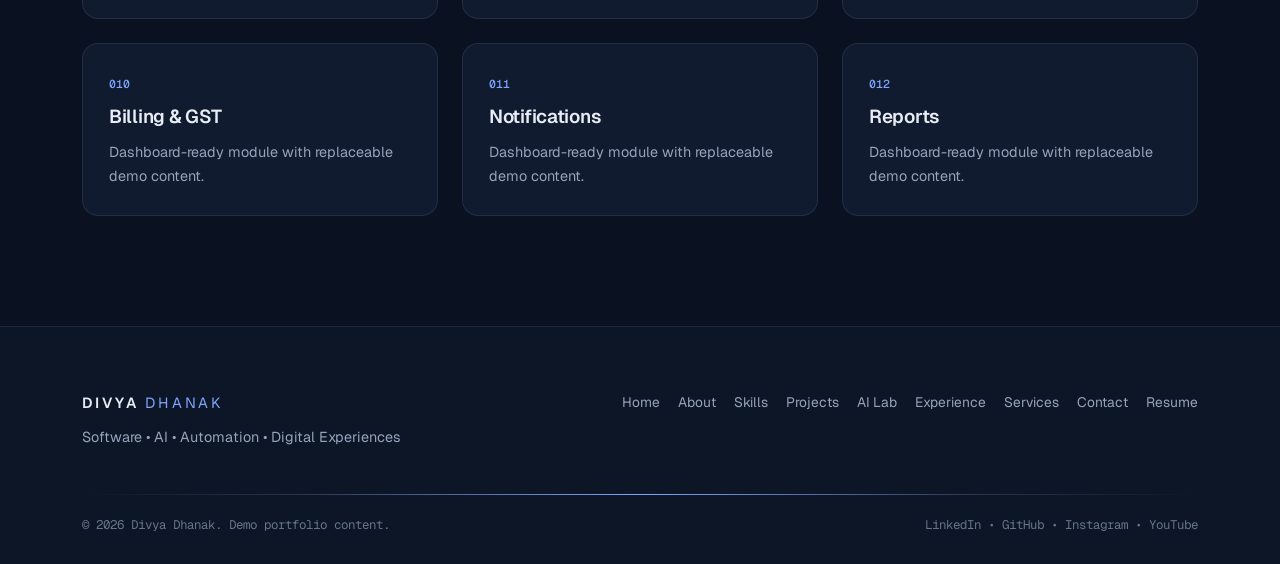
<file: project-details.html>
<!doctype html><html lang="en"><head><meta charset="utf-8"><meta name="viewport" content="width=device-width,initial-scale=1">
<title>Project Details | Divya Dhanak</title><meta name="description" content="Divya Dhanak — Software Developer, AI Solutions Developer and Full-Stack Project Builder.">
<meta name="keywords" content="Divya Dhanak, Software Developer, AI Developer, Full Stack Developer, CRM Developer, ERP Developer, HRMS Developer, Business Automation">
<meta property="og:title" content="Divya Dhanak | Software • AI • Automation"><meta property="og:description" content="Building intelligent software, AI solutions and digital experiences.">
<link rel="preconnect" href="https://fonts.googleapis.com"><link rel="preconnect" href="https://fonts.gstatic.com" crossorigin>
<link href="https://fonts.googleapis.com/css2?family=Geist:wght@300..700&family=Geist+Mono:wght@400;500;600&display=swap" rel="stylesheet">
<link href="https://cdn.jsdelivr.net/npm/bootstrap@5.3.3/dist/css/bootstrap.min.css" rel="stylesheet"><link rel="stylesheet" href="css/style.css"><link rel="stylesheet" href="css/loader.css">
<link rel="icon" type="image/svg+xml" href="favicon.svg"><meta name="theme-color" content="#0A1120"></head><body>
<div id="loader" role="status" aria-live="polite" aria-label="Loading Divya Dhanak portfolio">
  <canvas class="ld-net" aria-hidden="true"></canvas>
  <div class="ld-hud" aria-hidden="true">
    <div class="ld-name">Divya Dhanak</div>
    <div class="ld-meta"><span>Loading portfolio</span><span class="ld-pct" data-pct>000%</span></div>
    <ol class="ld-pipe">
      <li><i></i><span>Problem</span></li>
      <li><i></i><span>Architecture</span></li>
      <li><i></i><span>Development</span></li>
      <li><i></i><span>Testing</span></li>
      <li><i></i><span>Deployment</span></li>
      <li><i></i><span>Optimization</span></li>
    </ol>
  </div>
</div>
<script src="js/loader.js"></script><div id="progress"></div><div id="cursor"></div><div id="cursorGlow"></div>
<header><nav class="container nav"><a class="brand" href="index.html">DIVYA <em>DHANAK</em></a><button class="nav-toggle">☰</button><div class="nav-links"><a href="index.html">Home</a><a href="about.html">About</a><a href="skills.html">Skills</a><a href="projects.html">Projects</a><a href="ai-lab.html">AI Lab</a><a href="experience.html">Experience</a><a href="services.html">Services</a><a href="contact.html">Contact</a><a href="resume.html">Resume</a></div><a class="nav-cta" href="contact.html">Let's Work Together</a></nav></header><main><section class="page-hero"><div class="container"><div class="eyebrow">CASE STUDY</div><h1>Resort & Hotel Booking <span>Management Software.</span></h1><p>Complete hospitality platform for inquiries, bookings, vouchers, memberships, reception, billing, accounting and reporting.</p></div></section><section class="section"><div class="container"><div class="row g-4"><article class="col-lg-6"><div class="case glass"><small>BUSINESS CHALLENGE</small><h2>Fragmented operational workflows.</h2><p>Demo narrative: booking, guest, reception, billing and reporting processes needed one connected operational system.</p></div></article><article class="col-lg-6"><div class="case glass"><small>SOLUTION</small><h2>One connected platform.</h2><p>CRM, booking, voucher, membership, reception, room, billing and reporting modules connected through a unified workflow.</p></div></article></div><div class="architecture glass">Inquiry → Booking → Voucher → Reception → Billing → Reports</div><div class="row g-4 mt-3"><div class="col-md-6 col-lg-4"><article class="feature"><b>01</b><h3>Sales Executive Panel</h3><p>Dashboard-ready module with replaceable demo content.</p></article></div><div class="col-md-6 col-lg-4"><article class="feature"><b>02</b><h3>MRD Panel</h3><p>Dashboard-ready module with replaceable demo content.</p></article></div><div class="col-md-6 col-lg-4"><article class="feature"><b>03</b><h3>Reception Panel</h3><p>Dashboard-ready module with replaceable demo content.</p></article></div><div class="col-md-6 col-lg-4"><article class="feature"><b>04</b><h3>Accountant Panel</h3><p>Dashboard-ready module with replaceable demo content.</p></article></div><div class="col-md-6 col-lg-4"><article class="feature"><b>05</b><h3>Booking Management</h3><p>Dashboard-ready module with replaceable demo content.</p></article></div><div class="col-md-6 col-lg-4"><article class="feature"><b>06</b><h3>Voucher Generation</h3><p>Dashboard-ready module with replaceable demo content.</p></article></div><div class="col-md-6 col-lg-4"><article class="feature"><b>07</b><h3>Membership Management</h3><p>Dashboard-ready module with replaceable demo content.</p></article></div><div class="col-md-6 col-lg-4"><article class="feature"><b>08</b><h3>Check-in / Check-out</h3><p>Dashboard-ready module with replaceable demo content.</p></article></div><div class="col-md-6 col-lg-4"><article class="feature"><b>09</b><h3>Room Transfer</h3><p>Dashboard-ready module with replaceable demo content.</p></article></div><div class="col-md-6 col-lg-4"><article class="feature"><b>010</b><h3>Billing & GST</h3><p>Dashboard-ready module with replaceable demo content.</p></article></div><div class="col-md-6 col-lg-4"><article class="feature"><b>011</b><h3>Notifications</h3><p>Dashboard-ready module with replaceable demo content.</p></article></div><div class="col-md-6 col-lg-4"><article class="feature"><b>012</b><h3>Reports</h3><p>Dashboard-ready module with replaceable demo content.</p></article></div></div></div></section></main>
<footer><div class="container"><div class="footer-main"><div><div class="brand">DIVYA <em>DHANAK</em></div><p>Software • AI • Automation • Digital Experiences</p></div><div class="footer-links"><a href="index.html">Home</a><a href="about.html">About</a><a href="skills.html">Skills</a><a href="projects.html">Projects</a><a href="ai-lab.html">AI Lab</a><a href="experience.html">Experience</a><a href="services.html">Services</a><a href="contact.html">Contact</a><a href="resume.html">Resume</a></div></div><div class="gradient-line"></div><div class="footer-bottom"><span>© 2026 Divya Dhanak. Demo portfolio content.</span><span>LinkedIn • GitHub • Instagram • YouTube</span></div></div></footer>
<script src="https://cdn.jsdelivr.net/npm/bootstrap@5.3.3/dist/js/bootstrap.bundle.min.js" defer></script><script src="js/main.js" defer></script></body></html>
</file>
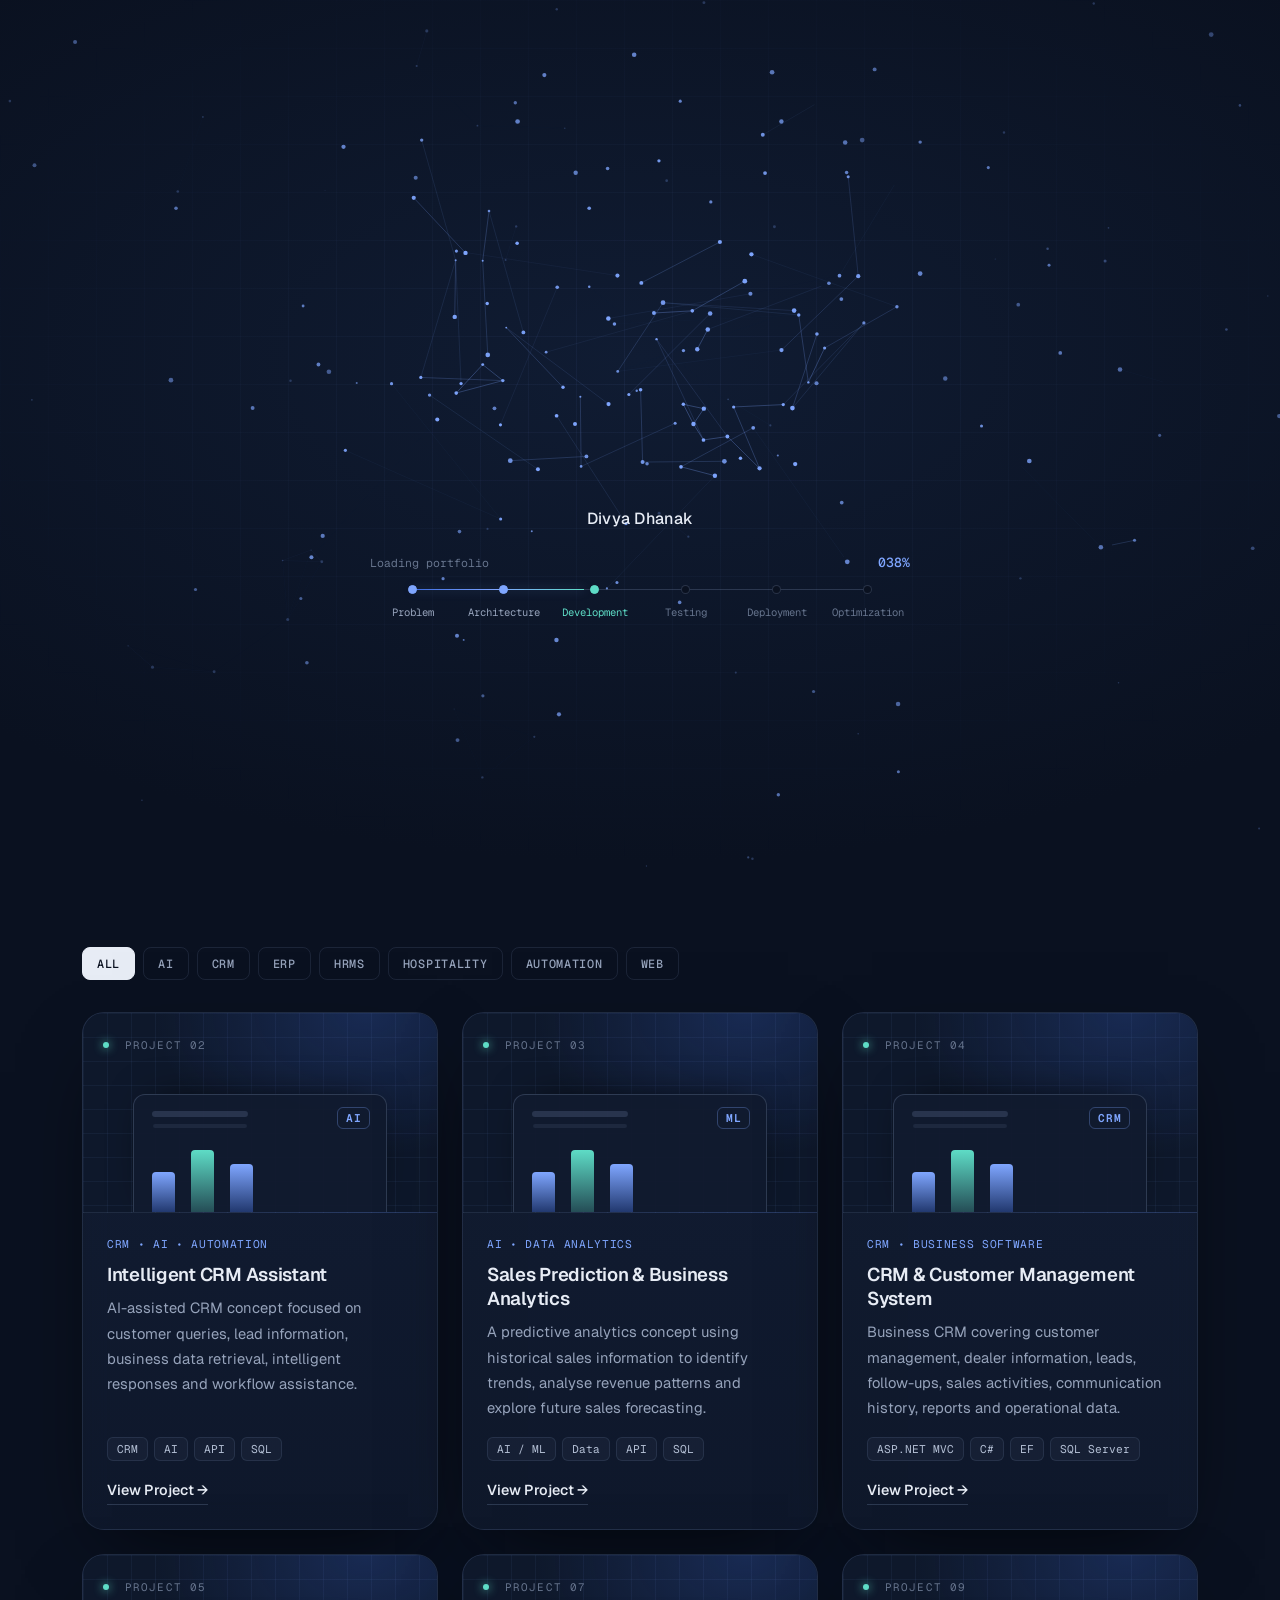
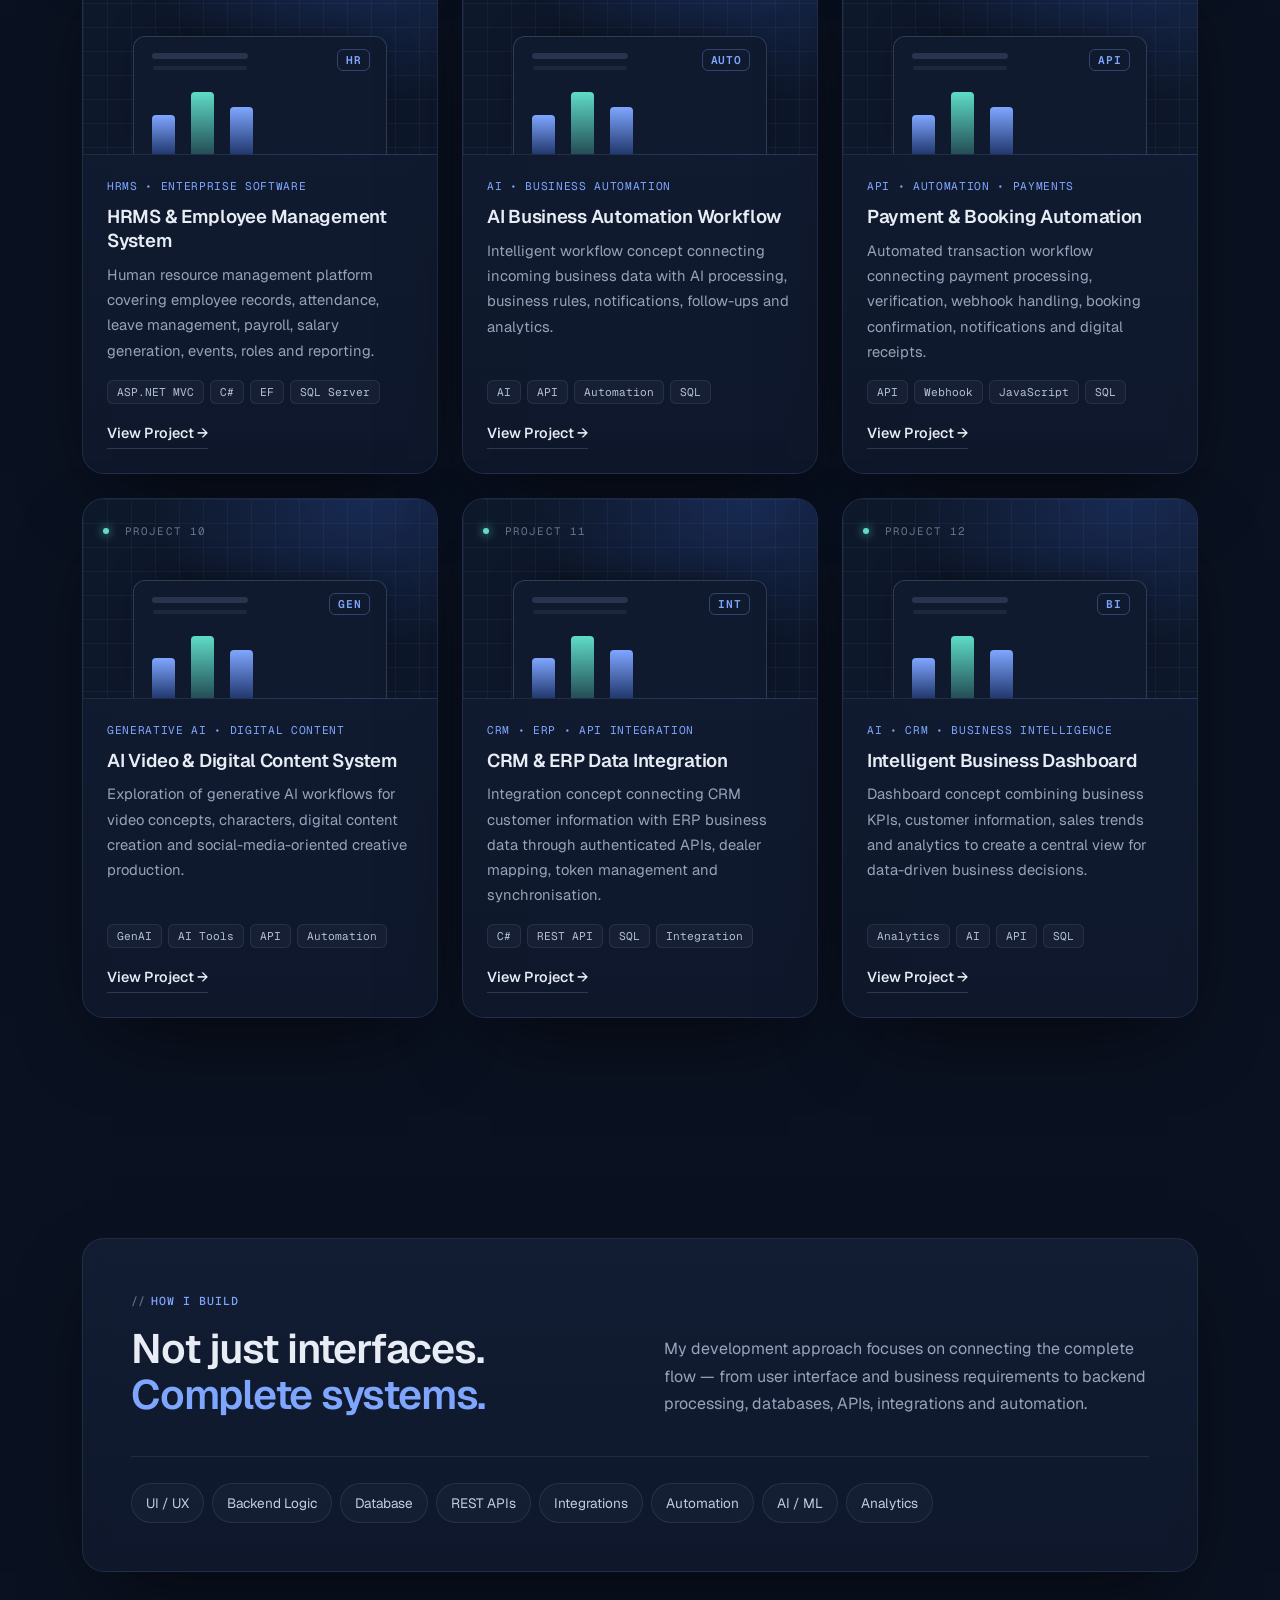
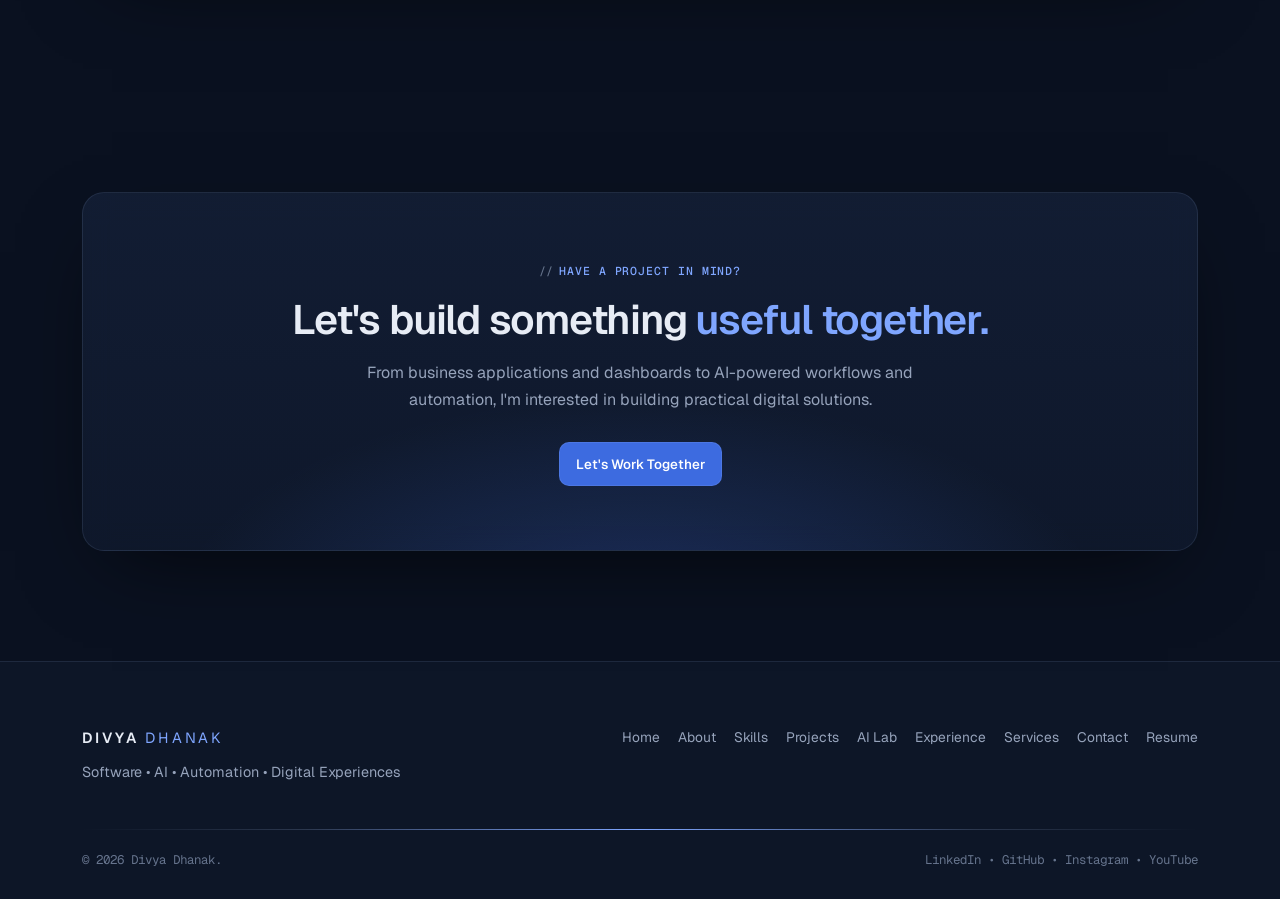
<file: projects.html>
<!doctype html>
<html lang="en">

<head>

    <meta charset="utf-8">
    <meta name="viewport" content="width=device-width,initial-scale=1">

    <title>Projects | Divya Dhanak</title>

    <meta name="description"
          content="Explore projects by Divya Dhanak across CRM, ERP, HRMS, hospitality, AI, automation, API integration and full-stack business applications.">

    <meta name="keywords"
          content="Divya Dhanak Projects, CRM Project, ERP Project, HRMS Project, AI Project, Sales Prediction, Hospitality Software, Business Automation, API Integration, Full Stack Developer">

    <meta property="og:title"
          content="Divya Dhanak | Software • AI • Automation">

    <meta property="og:description"
          content="Selected software, AI, automation, CRM, ERP, HRMS and business application projects.">

    <link rel="preconnect" href="https://fonts.googleapis.com">
    <link rel="preconnect" href="https://fonts.gstatic.com" crossorigin>

    <link href="https://fonts.googleapis.com/css2?family=Geist:wght@300..700&family=Geist+Mono:wght@400;500;600&display=swap"
          rel="stylesheet">

    <link href="https://cdn.jsdelivr.net/npm/bootstrap@5.3.3/dist/css/bootstrap.min.css"
          rel="stylesheet">

    <link rel="stylesheet" href="css/style.css"><link rel="stylesheet" href="css/loader.css">
<link rel="icon" type="image/svg+xml" href="favicon.svg"><meta name="theme-color" content="#0A1120">

</head>


<body>

<div id="loader" role="status" aria-live="polite" aria-label="Loading Divya Dhanak portfolio">
  <canvas class="ld-net" aria-hidden="true"></canvas>
  <div class="ld-hud" aria-hidden="true">
    <div class="ld-name">Divya Dhanak</div>
    <div class="ld-meta"><span>Loading portfolio</span><span class="ld-pct" data-pct>000%</span></div>
    <ol class="ld-pipe">
      <li><i></i><span>Problem</span></li>
      <li><i></i><span>Architecture</span></li>
      <li><i></i><span>Development</span></li>
      <li><i></i><span>Testing</span></li>
      <li><i></i><span>Deployment</span></li>
      <li><i></i><span>Optimization</span></li>
    </ol>
  </div>
</div>
<script src="js/loader.js"></script>


<div id="progress"></div>

<div id="cursor"></div>

<div id="cursorGlow"></div>



<!-- =========================================================
     HEADER
========================================================= -->

<header>

    <nav class="container nav">

        <a class="brand" href="index.html">
            DIVYA <em>DHANAK</em>
        </a>


        <button class="nav-toggle">
            ☰
        </button>


        <div class="nav-links">

            <a href="index.html">Home</a>

            <a href="about.html">About</a>

            <a href="skills.html">Skills</a>

            <a href="projects.html">Projects</a>

            <a href="ai-lab.html">AI Lab</a>

            <a href="experience.html">Experience</a>

            <a href="services.html">Services</a>

            <a href="contact.html">Contact</a>

            <a href="resume.html">Resume</a>

        </div>


        <a class="nav-cta" href="contact.html">
            Let's Work Together
        </a>

    </nav>

</header>



<!-- =========================================================
     MAIN
========================================================= -->

<main>



<!-- =========================================================
     PAGE HERO
========================================================= -->

<section class="page-hero">

    <div class="container">

        <div class="eyebrow">
            SELECTED WORK
        </div>


        <h1>
            Building software that
            <span>solves real problems.</span>
        </h1>


        <p>
            A collection of business applications, enterprise systems,
            AI experiments, automation workflows and full-stack projects
            developed across different domains.
        </p>

    </div>

</section>



<!-- =========================================================
     PROJECT INTRO
========================================================= -->

<section class="section">

    <div class="container">


        <div class="section-heading reveal">

            <div class="eyebrow">
                MY WORK
            </div>


            <h2>
                From business logic
                <span>to complete digital systems.</span>
            </h2>


            <p>
                My projects cover more than just frontend development.
                I work across user interfaces, backend logic, databases,
                APIs, integrations, business workflows and intelligent
                software concepts.
            </p>

        </div>



        <!-- =====================================================
             FILTERS
        ====================================================== -->

        <div class="filters reveal">

            <button class="active" data-filter="all">
                ALL
            </button>

            <button data-filter="ai">
                AI
            </button>

            <button data-filter="crm">
                CRM
            </button>

            <button data-filter="erp">
                ERP
            </button>

            <button data-filter="hrms">
                HRMS
            </button>

            <button data-filter="hospitality">
                HOSPITALITY
            </button>

            <button data-filter="automation">
                AUTOMATION
            </button>

            <button data-filter="web">
                WEB
            </button>

        </div>



        <!-- =====================================================
             PROJECT GRID
        ====================================================== -->

        <div class="row g-4" id="projectGrid">

            <!-- =================================================
                 PROJECT 02
            ================================================== -->

            <div class="col-md-6 col-xl-4 project-wrap"
                 data-category="crm ai automation">

                <article class="project-card glass reveal">


                    <div class="project-visual">

                        <span>
                            PROJECT 02
                        </span>

                        <div class="mini-ui">

                            <b>
                                AI
                            </b>

                            <i></i>
                            <i></i>
                            <i></i>

                        </div>

                    </div>


                    <small>
                        CRM • AI • AUTOMATION
                    </small>


                    <h3>
                        Intelligent CRM Assistant
                    </h3>


                    <p>
                        AI-assisted CRM concept focused on customer queries,
                        lead information, business data retrieval,
                        intelligent responses and workflow assistance.
                    </p>


                    <div class="stack">

                        <span>
                            CRM
                        </span>

                        <span>
                            AI
                        </span>

                        <span>
                            API
                        </span>

                        <span>
                            SQL
                        </span>

                    </div>


                    <a href="project-details.html?project=2"
                       class="project-link">

                        View Project →

                    </a>

                </article>

            </div>



            <!-- =================================================
                 PROJECT 03
            ================================================== -->

            <div class="col-md-6 col-xl-4 project-wrap"
                 data-category="ai automation">

                <article class="project-card glass reveal">


                    <div class="project-visual">

                        <span>
                            PROJECT 03
                        </span>

                        <div class="mini-ui">

                            <b>
                                ML
                            </b>

                            <i></i>
                            <i></i>
                            <i></i>

                        </div>

                    </div>


                    <small>
                        AI • DATA ANALYTICS
                    </small>


                    <h3>
                        Sales Prediction & Business Analytics
                    </h3>


                    <p>
                        A predictive analytics concept using historical
                        sales information to identify trends, analyse
                        revenue patterns and explore future sales forecasting.
                    </p>


                    <div class="stack">

                        <span>
                            AI / ML
                        </span>

                        <span>
                            Data
                        </span>

                        <span>
                            API
                        </span>

                        <span>
                            SQL
                        </span>

                    </div>


                    <a href="project-details.html?project=3"
                       class="project-link">

                        View Project →

                    </a>

                </article>

            </div>



            <!-- =================================================
                 PROJECT 04
            ================================================== -->

            <div class="col-md-6 col-xl-4 project-wrap"
                 data-category="crm web automation">

                <article class="project-card glass reveal">


                    <div class="project-visual">

                        <span>
                            PROJECT 04
                        </span>

                        <div class="mini-ui">

                            <b>
                                CRM
                            </b>

                            <i></i>
                            <i></i>
                            <i></i>

                        </div>

                    </div>


                    <small>
                        CRM • BUSINESS SOFTWARE
                    </small>


                    <h3>
                        CRM & Customer Management System
                    </h3>


                    <p>
                        Business CRM covering customer management, dealer
                        information, leads, follow-ups, sales activities,
                        communication history, reports and operational data.
                    </p>


                    <div class="stack">

                        <span>
                            ASP.NET MVC
                        </span>

                        <span>
                            C#
                        </span>

                        <span>
                            EF
                        </span>

                        <span>
                            SQL Server
                        </span>

                    </div>


                    <a href="project-details.html?project=4"
                       class="project-link">

                        View Project →

                    </a>

                </article>

            </div>



            <!-- =================================================
                 PROJECT 05
            ================================================== -->

            <div class="col-md-6 col-xl-4 project-wrap"
                 data-category="hrms web automation">

                <article class="project-card glass reveal">


                    <div class="project-visual">

                        <span>
                            PROJECT 05
                        </span>

                        <div class="mini-ui">

                            <b>
                                HR
                            </b>

                            <i></i>
                            <i></i>
                            <i></i>

                        </div>

                    </div>


                    <small>
                        HRMS • ENTERPRISE SOFTWARE
                    </small>


                    <h3>
                        HRMS & Employee Management System
                    </h3>


                    <p>
                        Human resource management platform covering employee
                        records, attendance, leave management, payroll,
                        salary generation, events, roles and reporting.
                    </p>


                    <div class="stack">

                        <span>
                            ASP.NET MVC
                        </span>

                        <span>
                            C#
                        </span>

                        <span>
                            EF
                        </span>

                        <span>
                            SQL Server
                        </span>

                    </div>


                    <a href="project-details.html?project=5"
                       class="project-link">

                        View Project →

                    </a>

                </article>

            </div>


            <!-- =================================================
                 PROJECT 07
            ================================================== -->

            <div class="col-md-6 col-xl-4 project-wrap"
                 data-category="ai automation crm">

                <article class="project-card glass reveal">


                    <div class="project-visual">

                        <span>
                            PROJECT 07
                        </span>

                        <div class="mini-ui">

                            <b>
                                AUTO
                            </b>

                            <i></i>
                            <i></i>
                            <i></i>

                        </div>

                    </div>


                    <small>
                        AI • BUSINESS AUTOMATION
                    </small>


                    <h3>
                        AI Business Automation Workflow
                    </h3>


                    <p>
                        Intelligent workflow concept connecting incoming
                        business data with AI processing, business rules,
                        notifications, follow-ups and analytics.
                    </p>


                    <div class="stack">

                        <span>
                            AI
                        </span>

                        <span>
                            API
                        </span>

                        <span>
                            Automation
                        </span>

                        <span>
                            SQL
                        </span>

                    </div>


                    <a href="project-details.html?project=7"
                       class="project-link">

                        View Project →

                    </a>

                </article>

            </div>


            <!-- =================================================
                 PROJECT 09
            ================================================== -->

            <div class="col-md-6 col-xl-4 project-wrap"
                 data-category="automation web hospitality">

                <article class="project-card glass reveal">


                    <div class="project-visual">

                        <span>
                            PROJECT 09
                        </span>

                        <div class="mini-ui">

                            <b>
                                API
                            </b>

                            <i></i>
                            <i></i>
                            <i></i>

                        </div>

                    </div>


                    <small>
                        API • AUTOMATION • PAYMENTS
                    </small>


                    <h3>
                        Payment & Booking Automation
                    </h3>


                    <p>
                        Automated transaction workflow connecting payment
                        processing, verification, webhook handling, booking
                        confirmation, notifications and digital receipts.
                    </p>


                    <div class="stack">

                        <span>
                            API
                        </span>

                        <span>
                            Webhook
                        </span>

                        <span>
                            JavaScript
                        </span>

                        <span>
                            SQL
                        </span>

                    </div>


                    <a href="project-details.html?project=9"
                       class="project-link">

                        View Project →

                    </a>

                </article>

            </div>



            <!-- =================================================
                 PROJECT 10
            ================================================== -->

            <div class="col-md-6 col-xl-4 project-wrap"
                 data-category="ai web automation">

                <article class="project-card glass reveal">


                    <div class="project-visual">

                        <span>
                            PROJECT 10
                        </span>

                        <div class="mini-ui">

                            <b>
                                GEN
                            </b>

                            <i></i>
                            <i></i>
                            <i></i>

                        </div>

                    </div>


                    <small>
                        GENERATIVE AI • DIGITAL CONTENT
                    </small>


                    <h3>
                        AI Video & Digital Content System
                    </h3>


                    <p>
                        Exploration of generative AI workflows for video
                        concepts, characters, digital content creation and
                        social-media-oriented creative production.
                    </p>


                    <div class="stack">

                        <span>
                            GenAI
                        </span>

                        <span>
                            AI Tools
                        </span>

                        <span>
                            API
                        </span>

                        <span>
                            Automation
                        </span>

                    </div>


                    <a href="project-details.html?project=10"
                       class="project-link">

                        View Project →

                    </a>

                </article>

            </div>



            <!-- =================================================
                 PROJECT 11
            ================================================== -->

            <div class="col-md-6 col-xl-4 project-wrap"
                 data-category="crm erp automation">

                <article class="project-card glass reveal">


                    <div class="project-visual">

                        <span>
                            PROJECT 11
                        </span>

                        <div class="mini-ui">

                            <b>
                                INT
                            </b>

                            <i></i>
                            <i></i>
                            <i></i>

                        </div>

                    </div>


                    <small>
                        CRM • ERP • API INTEGRATION
                    </small>


                    <h3>
                        CRM & ERP Data Integration
                    </h3>


                    <p>
                        Integration concept connecting CRM customer information
                        with ERP business data through authenticated APIs,
                        dealer mapping, token management and synchronisation.
                    </p>


                    <div class="stack">

                        <span>
                            C#
                        </span>

                        <span>
                            REST API
                        </span>

                        <span>
                            SQL
                        </span>

                        <span>
                            Integration
                        </span>

                    </div>


                    <a href="project-details.html?project=11"
                       class="project-link">

                        View Project →

                    </a>

                </article>

            </div>



            <!-- =================================================
                 PROJECT 12
            ================================================== -->

            <div class="col-md-6 col-xl-4 project-wrap"
                 data-category="ai crm automation">

                <article class="project-card glass reveal">


                    <div class="project-visual">

                        <span>
                            PROJECT 12
                        </span>

                        <div class="mini-ui">

                            <b>
                                BI
                            </b>

                            <i></i>
                            <i></i>
                            <i></i>

                        </div>

                    </div>


                    <small>
                        AI • CRM • BUSINESS INTELLIGENCE
                    </small>


                    <h3>
                        Intelligent Business Dashboard
                    </h3>


                    <p>
                        Dashboard concept combining business KPIs, customer
                        information, sales trends and analytics to create a
                        central view for data-driven business decisions.
                    </p>


                    <div class="stack">

                        <span>
                            Analytics
                        </span>

                        <span>
                            AI
                        </span>

                        <span>
                            API
                        </span>

                        <span>
                            SQL
                        </span>

                    </div>


                    <a href="project-details.html?project=12"
                       class="project-link">

                        View Project →

                    </a>

                </article>

            </div>


        </div>

    </div>

</section>



<!-- =========================================================
     PROJECT PHILOSOPHY
========================================================= -->

<section class="section">

    <div class="container">


        <div class="project-philosophy glass reveal">

            <div>

                <div class="eyebrow">
                    HOW I BUILD
                </div>


                <h2>
                    Not just interfaces.
                    <span>Complete systems.</span>
                </h2>

            </div>


            <p>
                My development approach focuses on connecting the complete
                flow — from user interface and business requirements to
                backend processing, databases, APIs, integrations and
                automation.
            </p>


            <div class="philosophy-points">

                <span>
                    UI / UX
                </span>

                <span>
                    Backend Logic
                </span>

                <span>
                    Database
                </span>

                <span>
                    REST APIs
                </span>

                <span>
                    Integrations
                </span>

                <span>
                    Automation
                </span>

                <span>
                    AI / ML
                </span>

                <span>
                    Analytics
                </span>

            </div>

        </div>

    </div>

</section>



<!-- =========================================================
     CTA
========================================================= -->

<section class="section">

    <div class="container">

        <div class="project-cta glass reveal">

            <div class="eyebrow">
                HAVE A PROJECT IN MIND?
            </div>


            <h2>
                Let's build something
                <span>useful together.</span>
            </h2>


            <p>
                From business applications and dashboards to AI-powered
                workflows and automation, I'm interested in building
                practical digital solutions.
            </p>


            <a href="contact.html"
               class="nav-cta">

                Let's Work Together

            </a>

        </div>

    </div>

</section>


</main>



<!-- =========================================================
     FOOTER
========================================================= -->

<footer>

    <div class="container">

        <div class="footer-main">


            <div>

                <div class="brand">
                    DIVYA <em>DHANAK</em>
                </div>


                <p>
                    Software • AI • Automation • Digital Experiences
                </p>

            </div>


            <div class="footer-links">

                <a href="index.html">
                    Home
                </a>

                <a href="about.html">
                    About
                </a>

                <a href="skills.html">
                    Skills
                </a>

                <a href="projects.html">
                    Projects
                </a>

                <a href="ai-lab.html">
                    AI Lab
                </a>

                <a href="experience.html">Experience</a><a href="services.html">Services</a><a href="contact.html">Contact </a><a href="resume.html">Resume</a>

            </div>

        </div>


        <div class="gradient-line"></div>


        <div class="footer-bottom">

            <span>
                © 2026 Divya Dhanak.
            </span>


            <span>
                LinkedIn • GitHub • Instagram • YouTube
            </span>

        </div>

    </div>

</footer>



<!-- =========================================================
     SCRIPTS
========================================================= -->

<script src="https://cdn.jsdelivr.net/npm/bootstrap@5.3.3/dist/js/bootstrap.bundle.min.js"
        defer></script>

<script src="js/main.js" defer></script>


<!-- =========================================================
     PROJECT FILTER
========================================================= -->

<script>

document.addEventListener("DOMContentLoaded", function () {

    const filterButtons =
        document.querySelectorAll(".filters button");

    const projects =
        document.querySelectorAll(".project-wrap");


    filterButtons.forEach(function (button) {

        button.addEventListener("click", function () {

            const filter =
                this.getAttribute("data-filter");


            filterButtons.forEach(function (btn) {
                btn.classList.remove("active");
            });


            this.classList.add("active");


            projects.forEach(function (project) {

                const categories =
                    project.getAttribute("data-category");


                if (
                    filter === "all" ||
                    categories.includes(filter)
                ) {

                    project.style.display = "";

                } else {

                    project.style.display = "none";

                }

            });

        });

    });

});

</script>


</body>
</html>
</file>
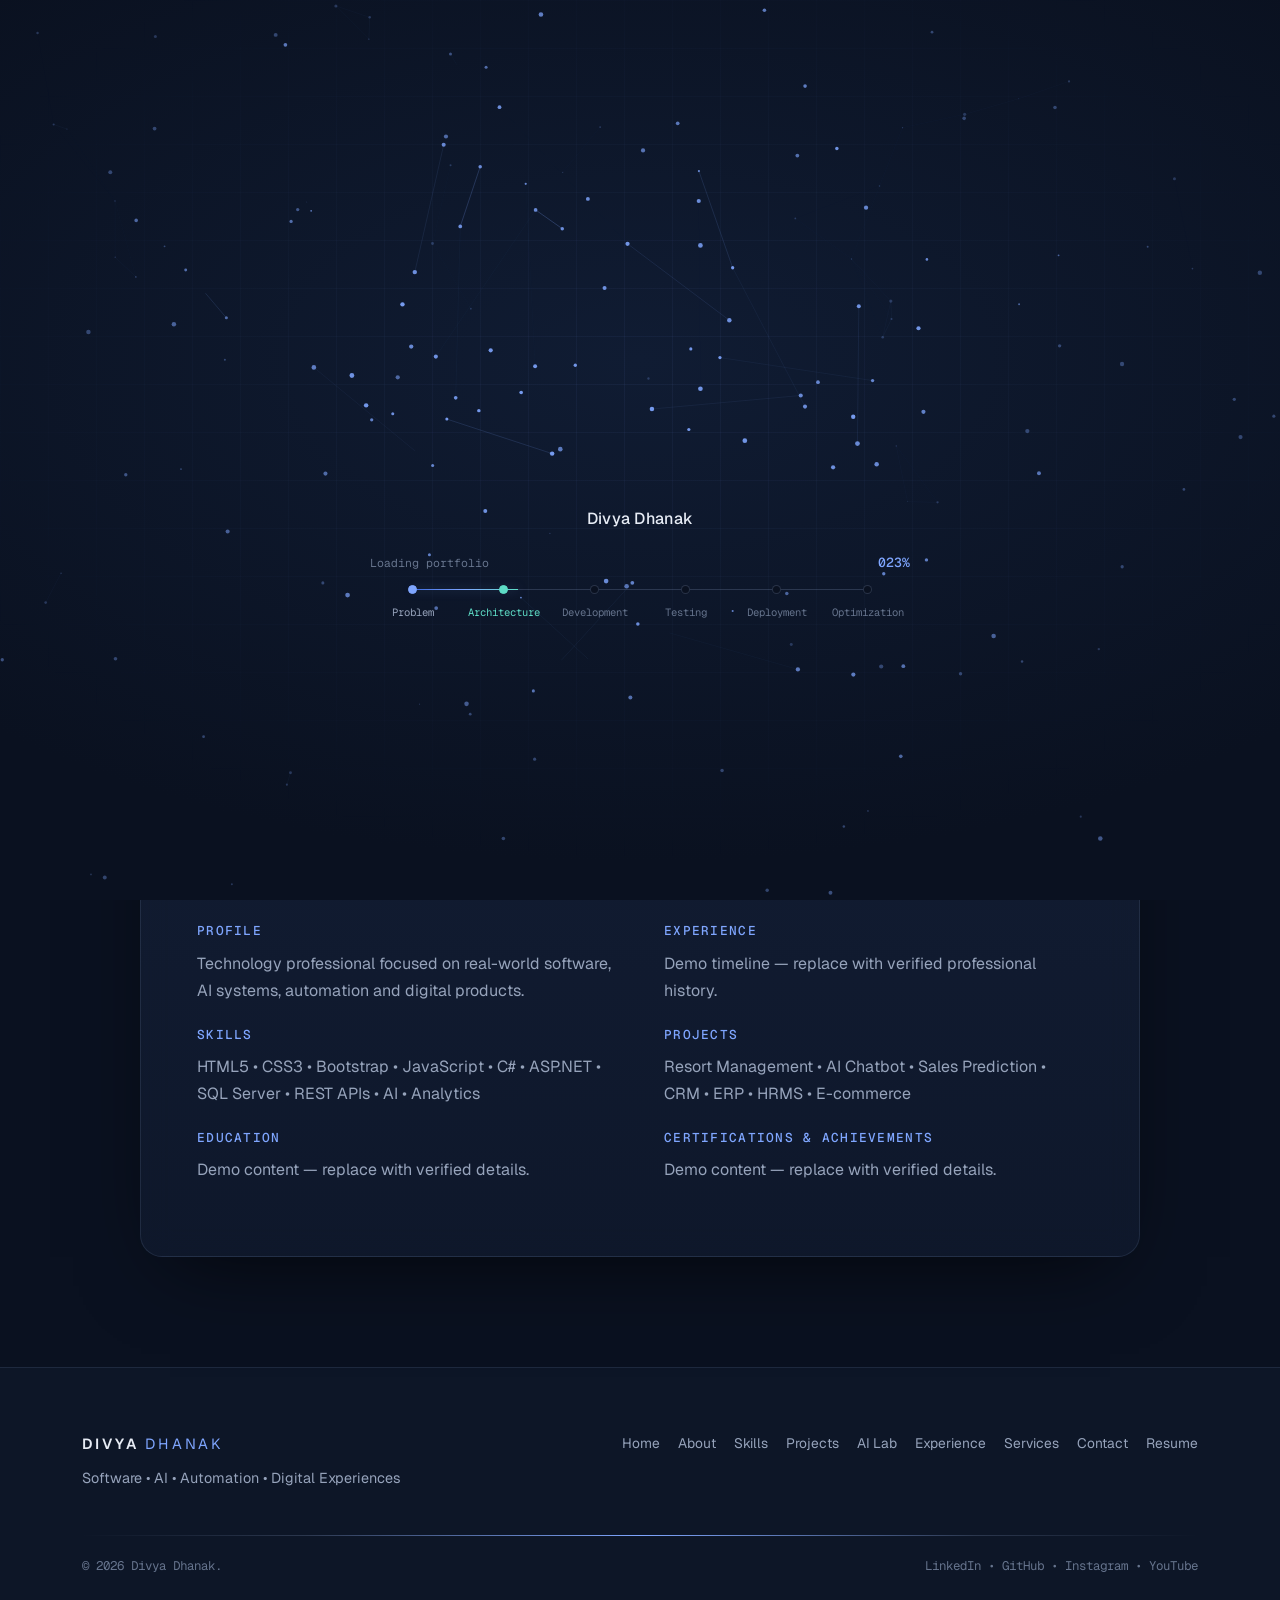
<file: resume.html>
<!doctype html><html lang="en"><head><meta charset="utf-8"><meta name="viewport" content="width=device-width,initial-scale=1">
<title>Resume | Divya Dhanak</title><meta name="description" content="Divya Dhanak — Software Developer, AI Solutions Developer and Full-Stack Project Builder.">
<meta name="keywords" content="Divya Dhanak, Software Developer, AI Developer, Full Stack Developer, CRM Developer, ERP Developer, HRMS Developer, Business Automation">
<meta property="og:title" content="Divya Dhanak | Software • AI • Automation"><meta property="og:description" content="Building intelligent software, AI solutions and digital experiences.">
<link rel="preconnect" href="https://fonts.googleapis.com"><link rel="preconnect" href="https://fonts.gstatic.com" crossorigin>
<link href="https://fonts.googleapis.com/css2?family=Geist:wght@300..700&family=Geist+Mono:wght@400;500;600&display=swap" rel="stylesheet">
<link href="https://cdn.jsdelivr.net/npm/bootstrap@5.3.3/dist/css/bootstrap.min.css" rel="stylesheet"><link rel="stylesheet" href="css/style.css"><link rel="stylesheet" href="css/loader.css">
<link rel="icon" type="image/svg+xml" href="favicon.svg"><meta name="theme-color" content="#0A1120"></head><body>
<div id="loader" role="status" aria-live="polite" aria-label="Loading Divya Dhanak portfolio">
  <canvas class="ld-net" aria-hidden="true"></canvas>
  <div class="ld-hud" aria-hidden="true">
    <div class="ld-name">Divya Dhanak</div>
    <div class="ld-meta"><span>Loading portfolio</span><span class="ld-pct" data-pct>000%</span></div>
    <ol class="ld-pipe">
      <li><i></i><span>Problem</span></li>
      <li><i></i><span>Architecture</span></li>
      <li><i></i><span>Development</span></li>
      <li><i></i><span>Testing</span></li>
      <li><i></i><span>Deployment</span></li>
      <li><i></i><span>Optimization</span></li>
    </ol>
  </div>
</div>
<script src="js/loader.js"></script><div id="progress"></div><div id="cursor"></div><div id="cursorGlow"></div>
<header><nav class="container nav"><a class="brand" href="index.html">DIVYA <em>DHANAK</em></a><button class="nav-toggle">☰</button><div class="nav-links"><a href="index.html">Home</a><a href="about.html">About</a><a href="skills.html">Skills</a><a href="projects.html">Projects</a><a href="ai-lab.html">AI Lab</a><a href="experience.html">Experience</a><a href="services.html">Services</a><a href="contact.html">Contact</a><a href="resume.html">Resume</a></div><a class="nav-cta" href="contact.html">Let's Work Together</a></nav></header><main><section class="page-hero"><div class="container"><div class="eyebrow">RESUME</div><h1>A premium snapshot of <span>the work.</span></h1><p>Demo resume content — replace with verified education, experience and certifications.</p><button class="btn btn-primary" onclick="window.print()">View / Print Resume</button></div></section><section class="section"><div class="container resume glass"><h2>DIVYA DHANAK</h2><p>Software Developer • AI Solutions • Full-Stack Development</p><hr><div class="row g-5"><div class="col-md-6"><h3>Profile</h3><p>Technology professional focused on real-world software, AI systems, automation and digital products.</p><h3>Skills</h3><p>HTML5 • CSS3 • Bootstrap • JavaScript • C# • ASP.NET • SQL Server • REST APIs • AI • Analytics</p><h3>Education</h3><p>Demo content — replace with verified details.</p></div><div class="col-md-6"><h3>Experience</h3><p>Demo timeline — replace with verified professional history.</p><h3>Projects</h3><p>Resort Management • AI Chatbot • Sales Prediction • CRM • ERP • HRMS • E-commerce</p><h3>Certifications & Achievements</h3><p>Demo content — replace with verified details.</p></div></div></div></section></main>
<footer><div class="container"><div class="footer-main"><div><div class="brand">DIVYA <em>DHANAK</em></div><p>Software • AI • Automation • Digital Experiences</p></div><div class="footer-links"><a href="index.html">Home</a><a href="about.html">About</a><a href="skills.html">Skills</a><a href="projects.html">Projects</a><a href="ai-lab.html">AI Lab</a><a href="experience.html">Experience</a><a href="services.html">Services</a><a href="contact.html">Contact</a><a href="resume.html">Resume</a></div></div><div class="gradient-line"></div><div class="footer-bottom"><span>© 2026 Divya Dhanak.</span><span>LinkedIn • GitHub • Instagram • YouTube</span></div></div></footer>
<script src="https://cdn.jsdelivr.net/npm/bootstrap@5.3.3/dist/js/bootstrap.bundle.min.js" defer></script><script src="js/main.js" defer></script></body></html>
</file>
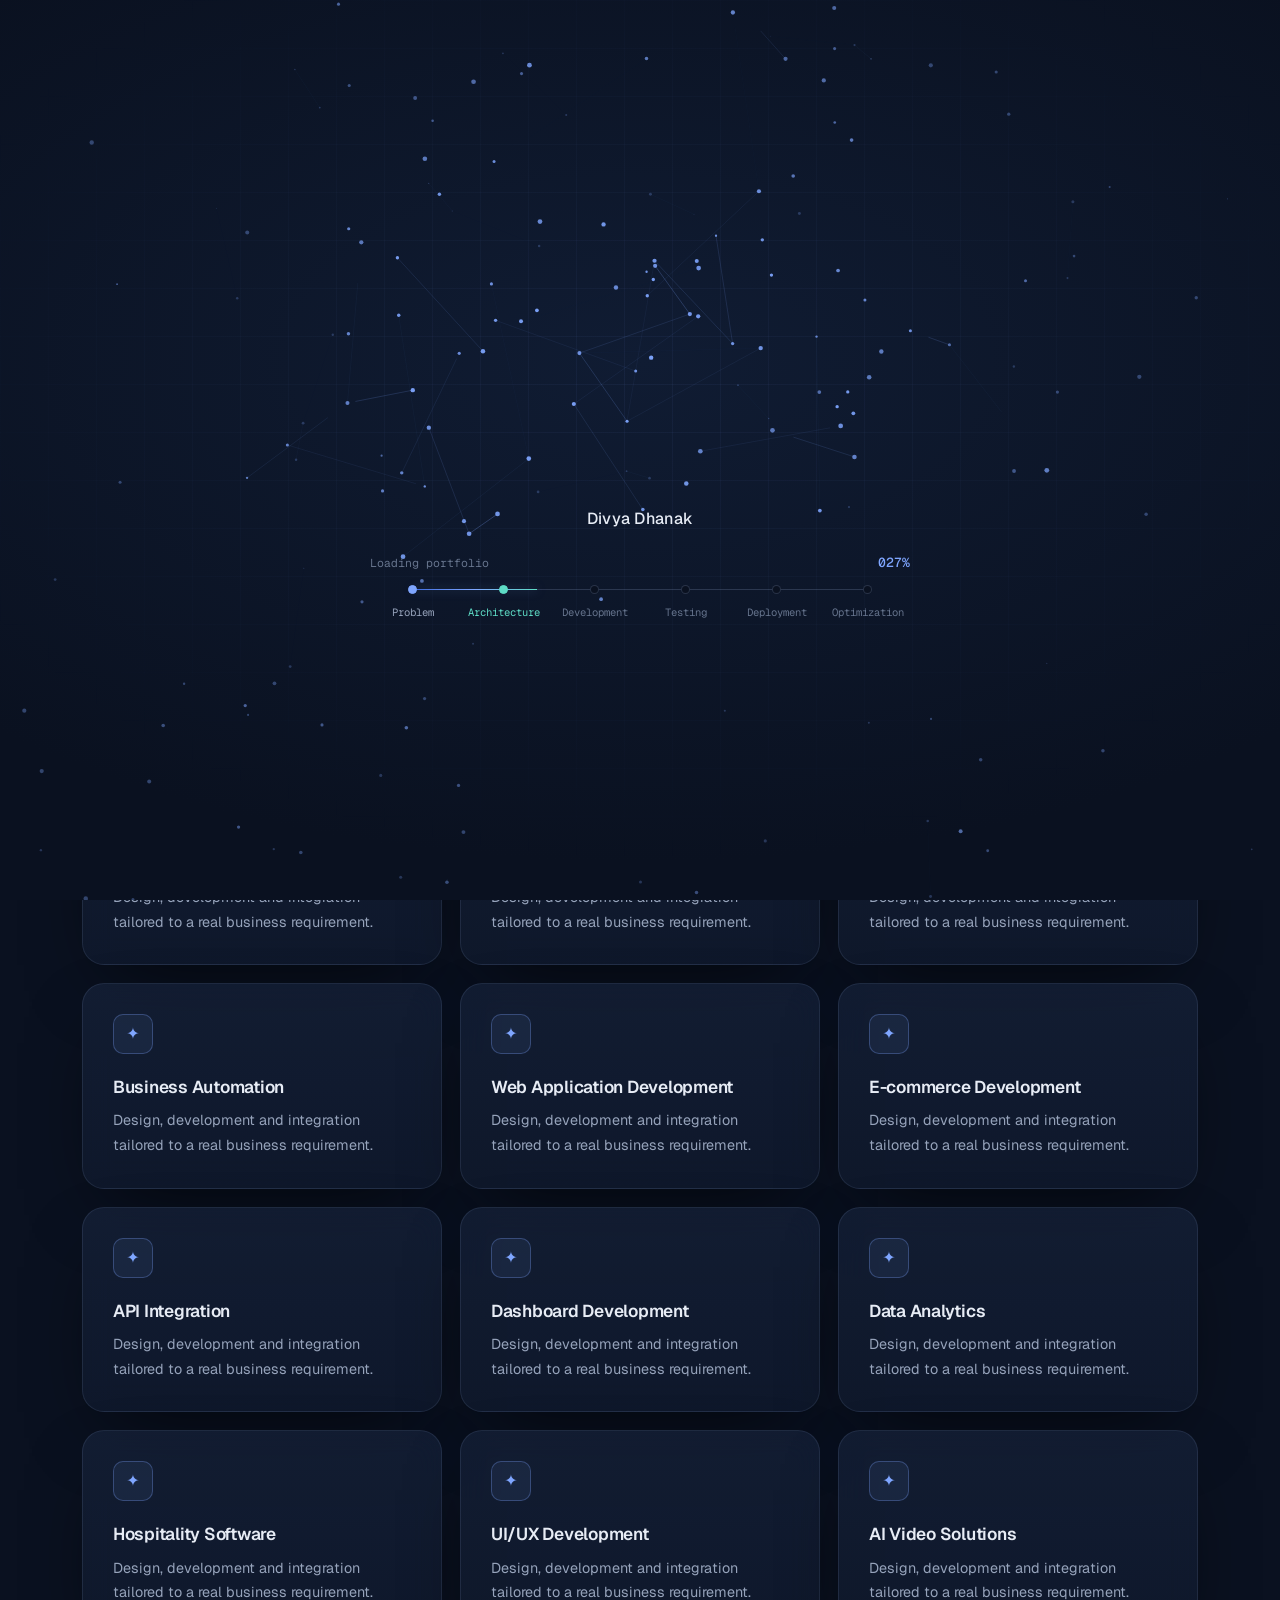
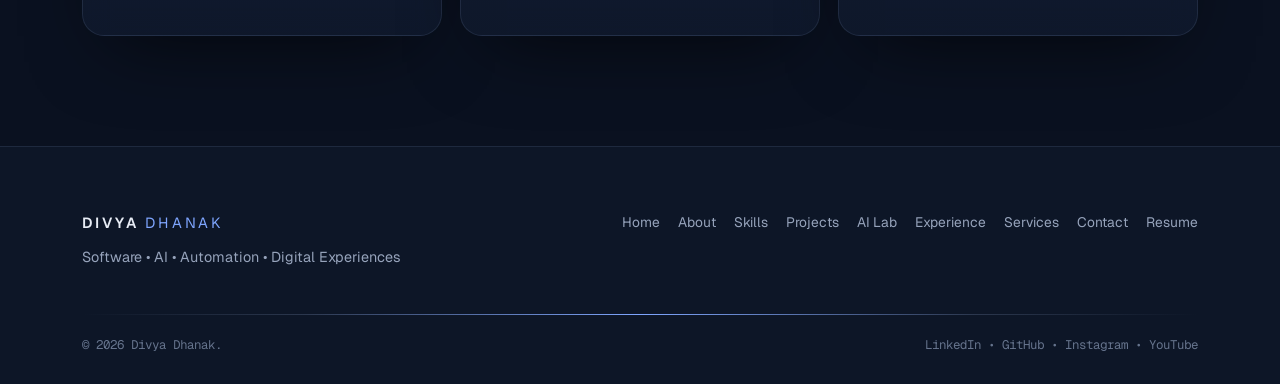
<file: services.html>
<!doctype html><html lang="en"><head><meta charset="utf-8"><meta name="viewport" content="width=device-width,initial-scale=1">
<title>Services | Divya Dhanak</title><meta name="description" content="Divya Dhanak — Software Developer, AI Solutions Developer and Full-Stack Project Builder.">
<meta name="keywords" content="Divya Dhanak, Software Developer, AI Developer, Full Stack Developer, CRM Developer, ERP Developer, HRMS Developer, Business Automation">
<meta property="og:title" content="Divya Dhanak | Software • AI • Automation"><meta property="og:description" content="Building intelligent software, AI solutions and digital experiences.">
<link rel="preconnect" href="https://fonts.googleapis.com"><link rel="preconnect" href="https://fonts.gstatic.com" crossorigin>
<link href="https://fonts.googleapis.com/css2?family=Geist:wght@300..700&family=Geist+Mono:wght@400;500;600&display=swap" rel="stylesheet">
<link href="https://cdn.jsdelivr.net/npm/bootstrap@5.3.3/dist/css/bootstrap.min.css" rel="stylesheet"><link rel="stylesheet" href="css/style.css"><link rel="stylesheet" href="css/loader.css">
<link rel="icon" type="image/svg+xml" href="favicon.svg"><meta name="theme-color" content="#0A1120"></head><body>
<div id="loader" role="status" aria-live="polite" aria-label="Loading Divya Dhanak portfolio">
  <canvas class="ld-net" aria-hidden="true"></canvas>
  <div class="ld-hud" aria-hidden="true">
    <div class="ld-name">Divya Dhanak</div>
    <div class="ld-meta"><span>Loading portfolio</span><span class="ld-pct" data-pct>000%</span></div>
    <ol class="ld-pipe">
      <li><i></i><span>Problem</span></li>
      <li><i></i><span>Architecture</span></li>
      <li><i></i><span>Development</span></li>
      <li><i></i><span>Testing</span></li>
      <li><i></i><span>Deployment</span></li>
      <li><i></i><span>Optimization</span></li>
    </ol>
  </div>
</div>
<script src="js/loader.js"></script><div id="progress"></div><div id="cursor"></div><div id="cursorGlow"></div>
<header><nav class="container nav"><a class="brand" href="index.html">DIVYA <em>DHANAK</em></a><button class="nav-toggle">☰</button><div class="nav-links"><a href="index.html">Home</a><a href="about.html">About</a><a href="skills.html">Skills</a><a href="projects.html">Projects</a><a href="ai-lab.html">AI Lab</a><a href="experience.html">Experience</a><a href="services.html">Services</a><a href="contact.html">Contact</a><a href="resume.html">Resume</a></div><a class="nav-cta" href="contact.html">Let's Work Together</a></nav></header><main><section class="page-hero"><div class="container"><div class="eyebrow">SERVICES</div><h1>What I can <span>build.</span></h1><p>Custom technology for ambitious business ideas.</p></div></section><section class="section"><div class="container service-grid"><article class="service glass reveal"><b>✦</b><h3>Custom Software Development</h3><p>Design, development and integration tailored to a real business requirement.</p></article><article class="service glass reveal"><b>✦</b><h3>CRM Development</h3><p>Design, development and integration tailored to a real business requirement.</p></article><article class="service glass reveal"><b>✦</b><h3>ERP Development</h3><p>Design, development and integration tailored to a real business requirement.</p></article><article class="service glass reveal"><b>✦</b><h3>HRMS Development</h3><p>Design, development and integration tailored to a real business requirement.</p></article><article class="service glass reveal"><b>✦</b><h3>AI Development</h3><p>Design, development and integration tailored to a real business requirement.</p></article><article class="service glass reveal"><b>✦</b><h3>AI Chatbot Development</h3><p>Design, development and integration tailored to a real business requirement.</p></article><article class="service glass reveal"><b>✦</b><h3>Business Automation</h3><p>Design, development and integration tailored to a real business requirement.</p></article><article class="service glass reveal"><b>✦</b><h3>Web Application Development</h3><p>Design, development and integration tailored to a real business requirement.</p></article><article class="service glass reveal"><b>✦</b><h3>E-commerce Development</h3><p>Design, development and integration tailored to a real business requirement.</p></article><article class="service glass reveal"><b>✦</b><h3>API Integration</h3><p>Design, development and integration tailored to a real business requirement.</p></article><article class="service glass reveal"><b>✦</b><h3>Dashboard Development</h3><p>Design, development and integration tailored to a real business requirement.</p></article><article class="service glass reveal"><b>✦</b><h3>Data Analytics</h3><p>Design, development and integration tailored to a real business requirement.</p></article><article class="service glass reveal"><b>✦</b><h3>Hospitality Software</h3><p>Design, development and integration tailored to a real business requirement.</p></article><article class="service glass reveal"><b>✦</b><h3>UI/UX Development</h3><p>Design, development and integration tailored to a real business requirement.</p></article><article class="service glass reveal"><b>✦</b><h3>AI Video Solutions</h3><p>Design, development and integration tailored to a real business requirement.</p></article></div></section></main>
<footer><div class="container"><div class="footer-main"><div><div class="brand">DIVYA <em>DHANAK</em></div><p>Software • AI • Automation • Digital Experiences</p></div><div class="footer-links"><a href="index.html">Home</a><a href="about.html">About</a><a href="skills.html">Skills</a><a href="projects.html">Projects</a><a href="ai-lab.html">AI Lab</a><a href="experience.html">Experience</a><a href="services.html">Services</a><a href="contact.html">Contact</a><a href="resume.html">Resume</a></div></div><div class="gradient-line"></div><div class="footer-bottom"><span>© 2026 Divya Dhanak.</span><span>LinkedIn • GitHub • Instagram • YouTube</span></div></div></footer>
<script src="https://cdn.jsdelivr.net/npm/bootstrap@5.3.3/dist/js/bootstrap.bundle.min.js" defer></script><script src="js/main.js" defer></script></body></html>
</file>
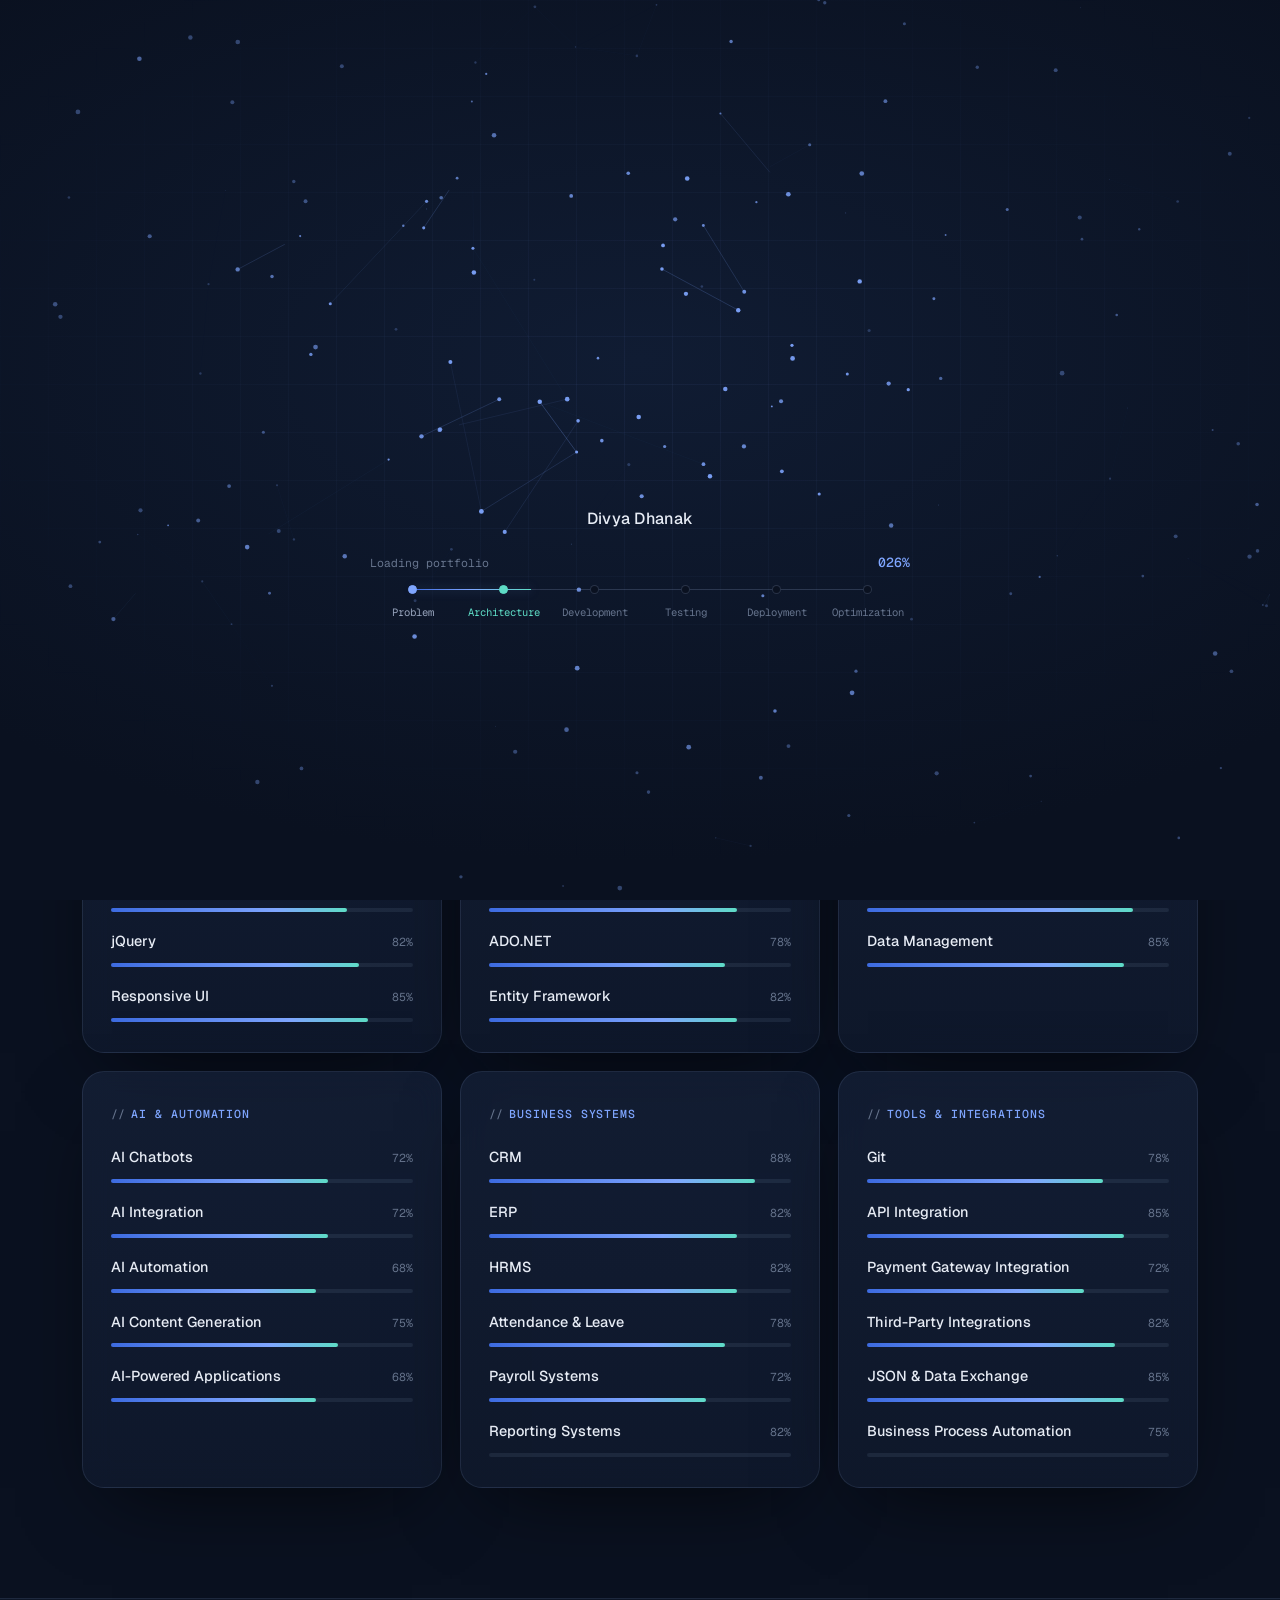
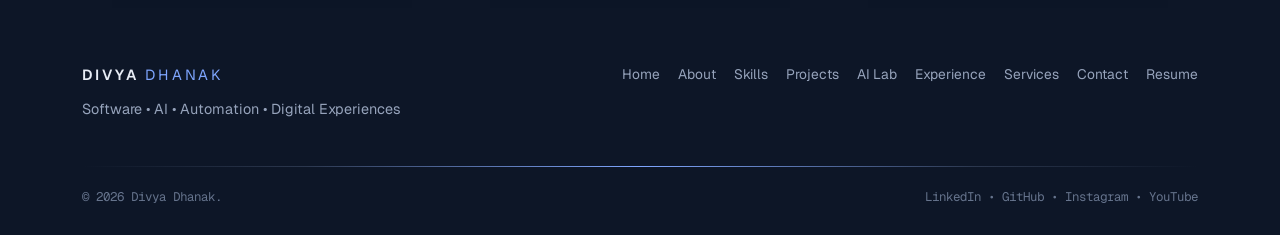
<file: skills.html>
<!doctype html>
<html lang="en">
<head>
<meta charset="utf-8">
<meta name="viewport" content="width=device-width,initial-scale=1">

<title>Skills | Divya Dhanak</title>

<meta name="description" content="Divya Dhanak — Software Developer skilled in web development, C#, ASP.NET, SQL Server, CRM, ERP, HRMS, APIs, AI and business applications.">

<meta name="keywords" content="Divya Dhanak, Software Developer, Full Stack Developer, C#, ASP.NET, SQL Server, JavaScript, CRM Developer, ERP Developer, HRMS Developer, API Integration, AI">

<meta property="og:title" content="Divya Dhanak | Software • AI • Automation">
<meta property="og:description" content="Software development skills across frontend, backend, databases, business applications, APIs and AI solutions.">

<link rel="preconnect" href="https://fonts.googleapis.com">
<link rel="preconnect" href="https://fonts.gstatic.com" crossorigin>

<link href="https://fonts.googleapis.com/css2?family=Geist:wght@300..700&family=Geist+Mono:wght@400;500;600&display=swap" rel="stylesheet">

<link href="https://cdn.jsdelivr.net/npm/bootstrap@5.3.3/dist/css/bootstrap.min.css" rel="stylesheet">
<link rel="stylesheet" href="css/style.css"><link rel="stylesheet" href="css/loader.css">
<link rel="icon" type="image/svg+xml" href="favicon.svg"><meta name="theme-color" content="#0A1120">
</head>

<body>

<div id="loader" role="status" aria-live="polite" aria-label="Loading Divya Dhanak portfolio">
  <canvas class="ld-net" aria-hidden="true"></canvas>
  <div class="ld-hud" aria-hidden="true">
    <div class="ld-name">Divya Dhanak</div>
    <div class="ld-meta"><span>Loading portfolio</span><span class="ld-pct" data-pct>000%</span></div>
    <ol class="ld-pipe">
      <li><i></i><span>Problem</span></li>
      <li><i></i><span>Architecture</span></li>
      <li><i></i><span>Development</span></li>
      <li><i></i><span>Testing</span></li>
      <li><i></i><span>Deployment</span></li>
      <li><i></i><span>Optimization</span></li>
    </ol>
  </div>
</div>
<script src="js/loader.js"></script>

<div id="progress"></div>
<div id="cursor"></div>
<div id="cursorGlow"></div>

<header>

<nav class="container nav">

<a class="brand" href="index.html">
    DIVYA <em>DHANAK</em>
</a>

<button class="nav-toggle">☰</button>

<div class="nav-links">
    <a href="index.html">Home</a>
    <a href="about.html">About</a>
    <a href="skills.html">Skills</a>
    <a href="projects.html">Projects</a>
    <a href="ai-lab.html">AI Lab</a>
    <a href="experience.html">Experience</a>
    <a href="services.html">Services</a>
    <a href="contact.html">Contact</a>
    <a href="resume.html">Resume</a>
</div>

<a class="nav-cta" href="contact.html">Let's Work Together</a>

</nav>

</header>

<main>

<section class="page-hero">

<div class="container">

<div class="eyebrow">TECHNOLOGY STACK</div>

<h1>
    Skills built around <span>real systems.</span>
</h1>

<p>
    A practical technology stack covering frontend development,
    backend systems, databases, APIs, business applications and AI.
</p>

</div>

</section>


<section class="section">

<div class="container skill-grid">


<!-- FRONTEND -->

<article class="skill glass reveal">

<div class="eyebrow">FRONTEND</div>

<div class="skill-row">
    <b>HTML5</b>
    <i style="width:88%"></i>
</div>

<div class="skill-row">
    <b>CSS3</b>
    <i style="width:82%"></i>
</div>

<div class="skill-row">
    <b>Bootstrap 5</b>
    <i style="width:88%"></i>
</div>

<div class="skill-row">
    <b>JavaScript</b>
    <i style="width:78%"></i>
</div>

<div class="skill-row">
    <b>jQuery</b>
    <i style="width:82%"></i>
</div>

<div class="skill-row">
    <b>Responsive UI</b>
    <i style="width:85%"></i>
</div>

</article>


<!-- BACKEND -->

<article class="skill glass reveal">

<div class="eyebrow">BACKEND</div>

<div class="skill-row">
    <b>C#</b>
    <i style="width:88%"></i>
</div>

<div class="skill-row">
    <b>ASP.NET MVC</b>
    <i style="width:88%"></i>
</div>

<div class="skill-row">
    <b>ASP.NET Web Forms</b>
    <i style="width:78%"></i>
</div>

<div class="skill-row">
    <b>REST APIs</b>
    <i style="width:82%"></i>
</div>

<div class="skill-row">
    <b>ADO.NET</b>
    <i style="width:78%"></i>
</div>

<div class="skill-row">
    <b>Entity Framework</b>
    <i style="width:82%"></i>
</div>

</article>


<!-- DATABASE -->

<article class="skill glass reveal">

<div class="eyebrow">DATABASE</div>

<div class="skill-row">
    <b>SQL Server</b>
    <i style="width:88%"></i>
</div>

<div class="skill-row">
    <b>Stored Procedures</b>
    <i style="width:88%"></i>
</div>

<div class="skill-row">
    <b>Database Design</b>
    <i style="width:82%"></i>
</div>

<div class="skill-row">
    <b>SQL Queries</b>
    <i style="width:88%"></i>
</div>

<div class="skill-row">
    <b>Data Management</b>
    <i style="width:85%"></i>
</div>

</article>


<!-- AI -->

<article class="skill glass reveal">

<div class="eyebrow">AI & AUTOMATION</div>

<div class="skill-row">
    <b>AI Chatbots</b>
    <i style="width:72%"></i>
</div>

<div class="skill-row">
    <b>AI Integration</b>
    <i style="width:72%"></i>
</div>

<div class="skill-row">
    <b>AI Automation</b>
    <i style="width:68%"></i>
</div>

<div class="skill-row">
    <b>AI Content Generation</b>
    <i style="width:75%"></i>
</div>

<div class="skill-row">
    <b>AI-Powered Applications</b>
    <i style="width:68%"></i>
</div>

</article>


<!-- BUSINESS SYSTEMS -->

<article class="skill glass reveal">

<div class="eyebrow">BUSINESS SYSTEMS</div>

<div class="skill-row">
    <b>CRM</b>
    <i style="width:88%"></i>
</div>

<div class="skill-row">
    <b>ERP</b>
    <i style="width:82%"></i>
</div>

<div class="skill-row">
    <b>HRMS</b>
    <i style="width:82%"></i>
</div>

<div class="skill-row">
    <b>Attendance & Leave</b>
    <i style="width:78%"></i>
</div>

<div class="skill-row">
    <b>Payroll Systems</b>
    <i style="width:72%"></i>
</div>

<div class="skill-row">
    <b>Reporting Systems</b>
    <i style="width:82%"></i>
</div>

</article>


<!-- TOOLS -->

<article class="skill glass reveal">

<div class="eyebrow">TOOLS & INTEGRATIONS</div>

<div class="skill-row">
    <b>Git</b>
    <i style="width:78%"></i>
</div>

<div class="skill-row">
    <b>API Integration</b>
    <i style="width:85%"></i>
</div>

<div class="skill-row">
    <b>Payment Gateway Integration</b>
    <i style="width:72%"></i>
</div>

<div class="skill-row">
    <b>Third-Party Integrations</b>
    <i style="width:82%"></i>
</div>

<div class="skill-row">
    <b>JSON & Data Exchange</b>
    <i style="width:85%"></i>
</div>

<div class="skill-row">
    <b>Business Process Automation</b>
    <i style="width:75%"></i>
</div>

</article>


</div>

</section>

</main>


<footer>

<div class="container">

<div class="footer-main">

<div>

<div class="brand">
    DIVYA <em>DHANAK</em>
</div>

<p>
    Software • AI • Automation • Digital Experiences
</p>

</div>


<div class="footer-links">

<a href="index.html">Home</a>
<a href="about.html">About</a>
<a href="skills.html">Skills</a>
<a href="projects.html">Projects</a>
<a href="ai-lab.html">AI Lab</a>
<a href="experience.html">Experience</a>
<a href="services.html">Services</a>
<a href="contact.html">Contact</a>
<a href="resume.html">Resume</a>

</div>

</div>

<div class="gradient-line"></div>

<div class="footer-bottom">

<span>
    © 2026 Divya Dhanak.
</span>

<span>
    LinkedIn • GitHub • Instagram • YouTube
</span>

</div>

</div>

</footer>


<script src="https://cdn.jsdelivr.net/npm/bootstrap@5.3.3/dist/js/bootstrap.bundle.min.js" defer></script>

<script src="js/main.js" defer></script>

</body>
</html>
</file>
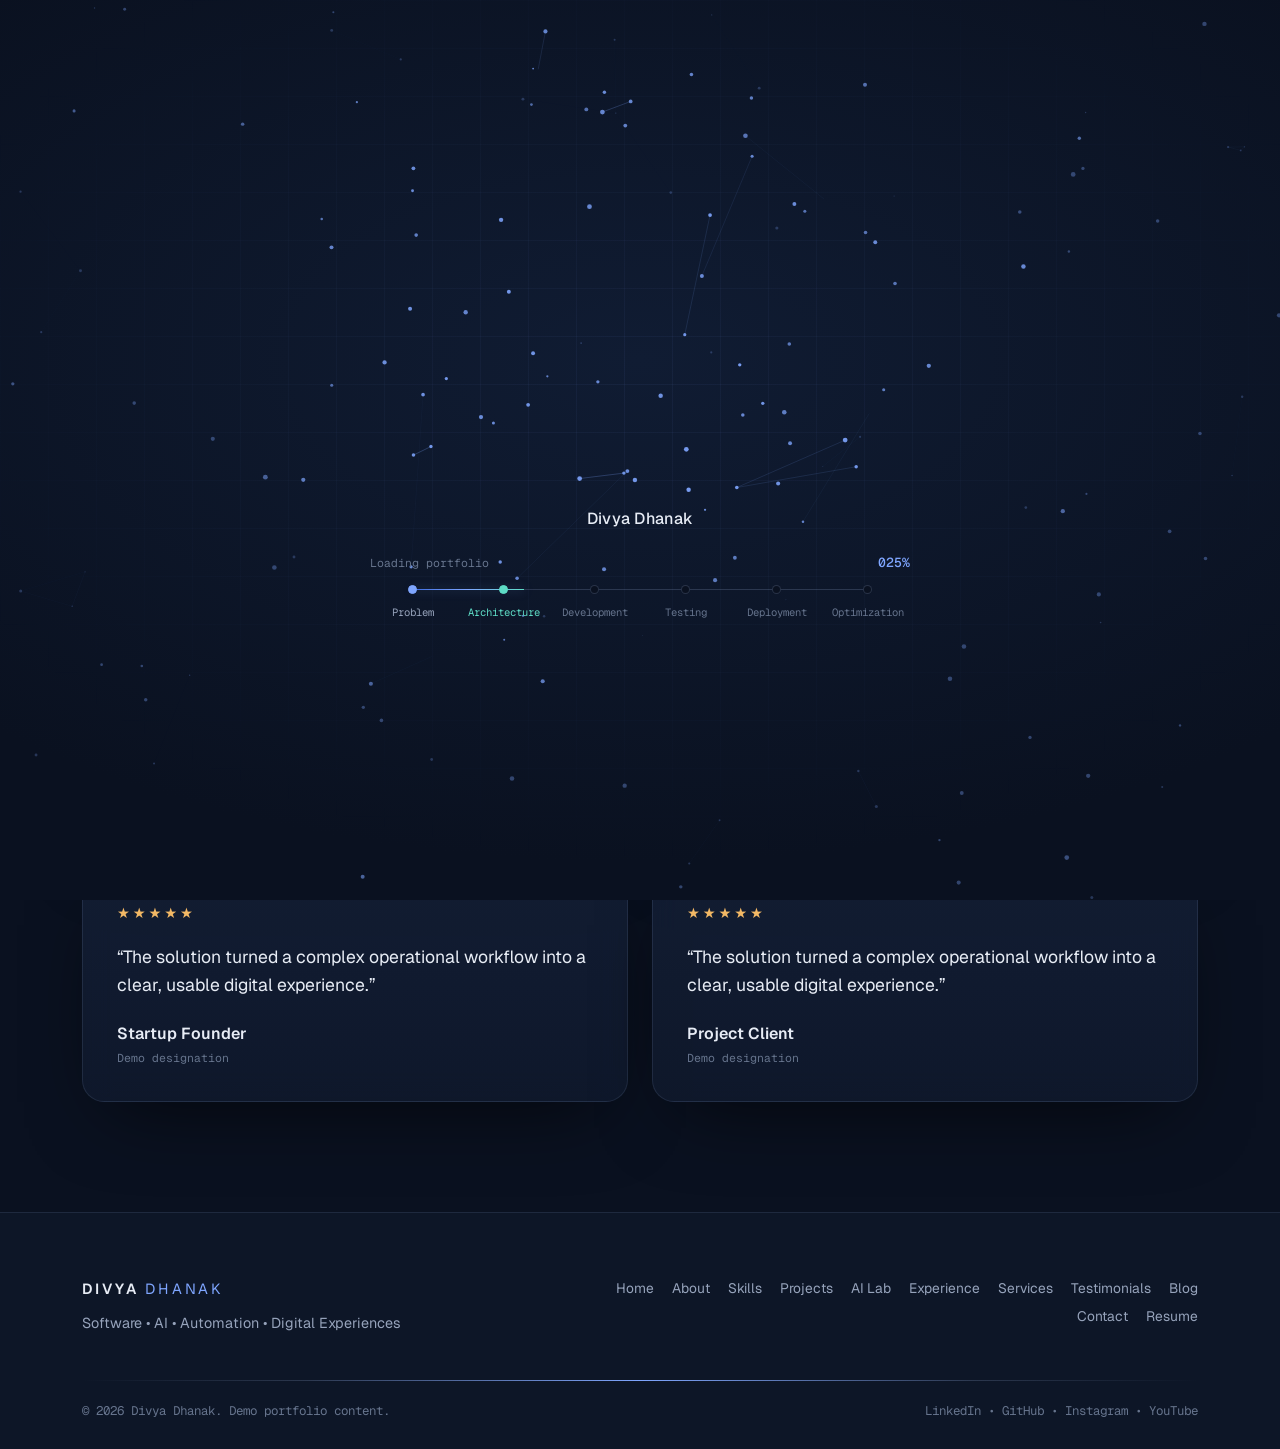
<file: testimonials.html>
<!doctype html><html lang="en"><head><meta charset="utf-8"><meta name="viewport" content="width=device-width,initial-scale=1">
<title>Testimonials | Divya Dhanak</title><meta name="description" content="Divya Dhanak — Software Developer, AI Solutions Developer and Full-Stack Project Builder.">
<meta name="keywords" content="Divya Dhanak, Software Developer, AI Developer, Full Stack Developer, CRM Developer, ERP Developer, HRMS Developer, Business Automation">
<meta property="og:title" content="Divya Dhanak | Software • AI • Automation"><meta property="og:description" content="Building intelligent software, AI solutions and digital experiences.">
<link rel="preconnect" href="https://fonts.googleapis.com"><link rel="preconnect" href="https://fonts.gstatic.com" crossorigin>
<link href="https://fonts.googleapis.com/css2?family=Geist:wght@300..700&family=Geist+Mono:wght@400;500;600&display=swap" rel="stylesheet">
<link href="https://cdn.jsdelivr.net/npm/bootstrap@5.3.3/dist/css/bootstrap.min.css" rel="stylesheet"><link rel="stylesheet" href="css/style.css"><link rel="stylesheet" href="css/loader.css">
<link rel="icon" type="image/svg+xml" href="favicon.svg"><meta name="theme-color" content="#0A1120"></head><body>
<div id="loader" role="status" aria-live="polite" aria-label="Loading Divya Dhanak portfolio">
  <canvas class="ld-net" aria-hidden="true"></canvas>
  <div class="ld-hud" aria-hidden="true">
    <div class="ld-name">Divya Dhanak</div>
    <div class="ld-meta"><span>Loading portfolio</span><span class="ld-pct" data-pct>000%</span></div>
    <ol class="ld-pipe">
      <li><i></i><span>Problem</span></li>
      <li><i></i><span>Architecture</span></li>
      <li><i></i><span>Development</span></li>
      <li><i></i><span>Testing</span></li>
      <li><i></i><span>Deployment</span></li>
      <li><i></i><span>Optimization</span></li>
    </ol>
  </div>
</div>
<script src="js/loader.js"></script><div id="progress"></div><div id="cursor"></div><div id="cursorGlow"></div>
<header><nav class="container nav"><a class="brand" href="index.html">DIVYA <em>DHANAK</em></a><button class="nav-toggle">☰</button><div class="nav-links"><a href="index.html">Home</a><a href="about.html">About</a><a href="skills.html">Skills</a><a href="projects.html">Projects</a><a href="ai-lab.html">AI Lab</a><a href="experience.html">Experience</a><a href="services.html">Services</a><a href="testimonials.html">Testimonials</a><a href="blog.html">Blog</a><a href="contact.html">Contact</a><a href="resume.html">Resume</a></div><a class="nav-cta" href="contact.html">Let's Work Together</a></nav></header><main><section class="page-hero"><div class="container"><div class="eyebrow">TESTIMONIALS</div><h1>Demo voices from <span>the people I build for.</span></h1><p>Placeholder testimonials — replace with approved client feedback.</p></div></section><section class="section"><div class="container row g-4"><div class="col-lg-6"><article class="quote glass"><b>★★★★★</b><p>“The solution turned a complex operational workflow into a clear, usable digital experience.”</p><strong>Business Owner</strong><small>Demo designation</small></article></div><div class="col-lg-6"><article class="quote glass"><b>★★★★★</b><p>“The solution turned a complex operational workflow into a clear, usable digital experience.”</p><strong>Resort Manager</strong><small>Demo designation</small></article></div><div class="col-lg-6"><article class="quote glass"><b>★★★★★</b><p>“The solution turned a complex operational workflow into a clear, usable digital experience.”</p><strong>Startup Founder</strong><small>Demo designation</small></article></div><div class="col-lg-6"><article class="quote glass"><b>★★★★★</b><p>“The solution turned a complex operational workflow into a clear, usable digital experience.”</p><strong>Project Client</strong><small>Demo designation</small></article></div></div></section></main>
<footer><div class="container"><div class="footer-main"><div><div class="brand">DIVYA <em>DHANAK</em></div><p>Software • AI • Automation • Digital Experiences</p></div><div class="footer-links"><a href="index.html">Home</a><a href="about.html">About</a><a href="skills.html">Skills</a><a href="projects.html">Projects</a><a href="ai-lab.html">AI Lab</a><a href="experience.html">Experience</a><a href="services.html">Services</a><a href="testimonials.html">Testimonials</a><a href="blog.html">Blog</a><a href="contact.html">Contact</a><a href="resume.html">Resume</a></div></div><div class="gradient-line"></div><div class="footer-bottom"><span>© 2026 Divya Dhanak. Demo portfolio content.</span><span>LinkedIn • GitHub • Instagram • YouTube</span></div></div></footer>
<script src="https://cdn.jsdelivr.net/npm/bootstrap@5.3.3/dist/js/bootstrap.bundle.min.js" defer></script><script src="js/main.js" defer></script></body></html>
</file>
<file: css/style.css>
/* =========================================================
   DIVYA DHANAK — Portfolio design system
   Palette: deep ink navy + cobalt signal + teal data pulse
   Type: Geist (UI / display) + Geist Mono (code accents)
   ========================================================= */
:root{
  --bg:#0A1120;
  --bg-2:#0D1627;
  --surface:#111B2F;
  --surface-2:#16223A;
  --line:rgba(150,172,214,.13);
  --line-2:rgba(150,172,214,.22);
  --ink:#E7ECF5;
  --muted:#96A3BB;
  --dim:#66748D;
  --accent:#7FA6FF;
  --accent-strong:#3D6BE0;
  --signal:#5EDCC6;
  --amber:#F2B865;
  --grid:rgba(127,166,255,.06);
  --font:"Geist",ui-sans-serif,system-ui,-apple-system,"Segoe UI",Roboto,Arial,sans-serif;
  --mono:"Geist Mono",ui-monospace,SFMono-Regular,Menlo,Consolas,monospace;
  --r-lg:22px; --r-md:16px; --r-sm:10px;
  --ease:cubic-bezier(.2,.7,.2,1);
  --shadow:0 30px 80px -30px rgba(0,0,0,.7);
}
*{box-sizing:border-box}
html{scroll-behavior:smooth;-webkit-text-size-adjust:100%}
body{margin:0;font-family:var(--font);font-size:16px;line-height:1.65;color:var(--ink);background:var(--bg);-webkit-font-smoothing:antialiased;text-rendering:optimizeLegibility;overflow-x:hidden}
::selection{background:rgba(127,166,255,.3);color:#fff}
a{color:var(--accent)}
:focus-visible{outline:2px solid var(--accent);outline-offset:3px;border-radius:6px}
img{max-width:100%}

/* ---------- Type ---------- */
h1,h2,h3,.brand{font-family:var(--font);color:var(--ink)}
h1{font-size:clamp(2.5rem,5.2vw,4.6rem);line-height:1.04;letter-spacing:-.04em;font-weight:600;margin-bottom:1.25rem}
h2{font-size:clamp(1.8rem,3.2vw,2.75rem);line-height:1.12;letter-spacing:-.03em;font-weight:600;margin-bottom:1rem}
h3{font-size:1.18rem;line-height:1.3;letter-spacing:-.015em;font-weight:600;margin-bottom:.6rem}
p,.muted{color:var(--muted);line-height:1.72}
h1 span,h2 span{color:var(--accent)}
.hero h1 span,.page-hero h1 span{background:linear-gradient(95deg,#9DBBFF 0%,var(--accent) 45%,var(--signal) 110%);-webkit-background-clip:text;background-clip:text;color:transparent}

.eyebrow{display:inline-flex;align-items:center;gap:.55em;font-family:var(--mono);font-size:.72rem;font-weight:500;letter-spacing:.08em;color:var(--accent);margin-bottom:1.1rem;line-height:1.4}
.eyebrow::before{content:"//";color:var(--dim);letter-spacing:0}

/* ---------- Glass / surfaces ---------- */
.glass{position:relative;background:linear-gradient(180deg,rgba(22,34,58,.72),rgba(17,27,47,.72));border:1px solid var(--line);border-radius:var(--r-lg);box-shadow:var(--shadow);backdrop-filter:blur(14px);-webkit-backdrop-filter:blur(14px);isolation:isolate}
.glass::after,.process-card::after,.feature::after,.stat::after{content:"";position:absolute;inset:0;border-radius:inherit;pointer-events:none;z-index:-1;opacity:0;transition:opacity .4s;background:radial-gradient(360px circle at var(--mx,50%) var(--my,50%),rgba(127,166,255,.09),transparent 60%)}
.glass:hover::after,.process-card:hover::after,.feature:hover::after,.stat:hover::after{opacity:1}
.glass:hover{border-color:var(--line-2)}

/* ---------- Loader ---------- */
/* Styles moved to css/loader.css */

#progress{position:fixed;z-index:2000;top:0;left:0;width:100%;height:2px;transform:scaleX(0);transform-origin:left;background:linear-gradient(90deg,var(--accent-strong),var(--accent),var(--signal))}
#cursor,#cursorGlow{display:none}

/* ---------- Header / nav ---------- */
header{position:fixed;z-index:1000;top:0;width:100%;padding:18px 0;transition:padding .35s var(--ease),background .35s,border-color .35s;border-bottom:1px solid transparent}
header.scrolled{padding:10px 0;background:rgba(10,17,32,.8);backdrop-filter:blur(16px);-webkit-backdrop-filter:blur(16px);border-bottom-color:var(--line)}
.nav{display:flex;align-items:center;gap:22px}
.container.nav{padding-left:calc(var(--bs-gutter-x,1.5rem)*.5);padding-right:calc(var(--bs-gutter-x,1.5rem)*.5);flex-wrap:nowrap;margin-bottom:0}
.brand{font-size:.92rem;letter-spacing:.2em;font-weight:600;color:var(--ink);text-decoration:none;white-space:nowrap}
.brand em{font-style:normal;color:var(--accent);font-weight:400}
.nav-links{display:flex;gap:4px;margin-left:auto}
.nav-links a{position:relative;font-size:.84rem;font-weight:450;color:var(--muted);text-decoration:none;padding:8px 11px;border-radius:8px;transition:color .25s,background .25s}
.nav-links a:hover{color:var(--ink);background:rgba(150,172,214,.07)}
.nav-links a.active{color:var(--ink)}
.nav-links a.active::after{content:"";position:absolute;left:11px;right:11px;bottom:2px;height:1.5px;border-radius:2px;background:var(--accent)}
.nav-cta,.btn-primary{display:inline-flex;align-items:center;justify-content:center;gap:.5em;background:var(--accent-strong);color:#fff;border:1px solid rgba(255,255,255,.08);text-decoration:none;font-weight:550;transition:transform .25s var(--ease),background .25s,box-shadow .25s}
.nav-cta{padding:10px 16px;border-radius:var(--r-sm);font-size:.84rem;white-space:nowrap}
.nav-cta:hover,.btn-primary:hover,.btn-primary:focus{background:#4B78EC;color:#fff;box-shadow:0 10px 30px -10px rgba(61,107,224,.8);transform:translateY(-1px)}
.nav-toggle{display:none;width:42px;height:42px;border:1px solid var(--line);border-radius:10px;background:transparent;font-size:0;color:var(--ink);position:relative;cursor:pointer}
.nav-toggle::before,.nav-toggle::after{content:"";position:absolute;left:12px;right:12px;height:1.5px;background:var(--ink);border-radius:2px;transition:transform .3s var(--ease),top .3s var(--ease)}
.nav-toggle::before{top:16px}.nav-toggle::after{top:24px}
.nav-toggle.open::before{top:20px;transform:rotate(45deg)}.nav-toggle.open::after{top:20px;transform:rotate(-45deg)}

/* ---------- Buttons ---------- */
.buttons{display:flex;flex-wrap:wrap;gap:12px;margin-top:32px}
.btn{border-radius:var(--r-sm);padding:12px 20px;font-weight:550;font-size:.93rem;letter-spacing:-.005em;transition:transform .25s var(--ease),background .25s,border-color .25s,color .25s,box-shadow .25s}
.btn-outline-dark{border:1px solid var(--line-2);color:var(--ink);background:transparent}
.btn-outline-dark:hover,.btn-outline-dark:focus{background:rgba(150,172,214,.08);border-color:var(--accent);color:var(--ink)}
.btn-soft{background:transparent;color:var(--muted);border:1px solid transparent}
.btn-soft:hover{color:var(--ink);background:rgba(150,172,214,.06)}
.cta .btn{background:var(--ink);color:var(--bg);border:0}
.cta .btn:hover{background:#fff;color:var(--bg);transform:translateY(-1px)}

/* ---------- Heroes ---------- */
.hero,.page-hero{position:relative;overflow:hidden;isolation:isolate}
.hero::before,.page-hero::before{content:"";position:absolute;inset:0;z-index:-2;background-image:linear-gradient(var(--grid) 1px,transparent 1px),linear-gradient(90deg,var(--grid) 1px,transparent 1px);background-size:56px 56px;-webkit-mask-image:radial-gradient(ellipse 70% 70% at 70% 35%,#000 25%,transparent 75%);mask-image:radial-gradient(ellipse 70% 70% at 70% 35%,#000 25%,transparent 75%)}
.hero::after,.page-hero::after{content:"";position:absolute;z-index:-2;width:720px;height:720px;right:-180px;top:-260px;border-radius:50%;background:radial-gradient(circle,rgba(61,107,224,.22),transparent 65%);filter:blur(10px)}
.hero{min-height:100vh;display:flex;align-items:center;padding:140px 0 80px}
.hero-copy h1{max-width:13ch}
.hero-copy h2{font-size:clamp(1.15rem,1.7vw,1.5rem);font-weight:500;letter-spacing:-.015em;color:var(--ink);opacity:.86;margin-bottom:1.1rem}
.hero-copy>p{font-size:1.06rem;max-width:560px}
.page-hero{padding:170px 0 80px;border-bottom:1px solid var(--line)}
.page-hero h1{max-width:18ch}
.page-hero p{max-width:640px;font-size:1.1rem}
.page-hero .btn{margin-top:14px}
.field-canvas{position:absolute;inset:0;z-index:-1;pointer-events:none;-webkit-mask-image:linear-gradient(90deg,transparent 15%,#000 60%);mask-image:linear-gradient(90deg,transparent 15%,#000 60%);opacity:.9}

/* hero entrance */
.js .hero-copy>*{opacity:0;transform:translateY(16px)}
.js body.ready .hero-copy>*{animation:rise .8s var(--ease) forwards}
.js body.ready .hero-copy>*:nth-child(2){animation-delay:.08s}
.js body.ready .hero-copy>*:nth-child(3){animation-delay:.16s}
.js body.ready .hero-copy>*:nth-child(4){animation-delay:.24s}
.js body.ready .hero-copy>*:nth-child(5){animation-delay:.32s}
.js .workspace{opacity:0;transform:scale(.97)}
.js body.ready .workspace{animation:settle 1.1s var(--ease) .2s forwards}

/* ---------- Hero workspace (neural net) ---------- */
.workspace{height:540px;position:relative;overflow:hidden;background:radial-gradient(120% 90% at 50% 50%,#12203A 0%,#0C1526 70%);border-color:var(--line-2)}
.workspace::after{display:none}
.net-canvas{position:absolute;inset:0;z-index:0}
.orb{position:absolute;z-index:0;border:1px dashed rgba(127,166,255,.14);border-radius:50%;left:50%;top:50%;transform:translate(-50%,-50%);animation:spin 60s linear infinite;pointer-events:none}
.o1{width:300px;height:300px}.o2{width:440px;height:440px;animation-direction:reverse;animation-duration:90s;border-style:solid;border-color:rgba(127,166,255,.06)}
.core{position:absolute;z-index:2;left:50%;top:50%;transform:translate(-50%,-50%);display:flex;gap:14px;align-items:center;padding:16px 20px 16px 16px;border:1px solid var(--line-2);border-radius:18px;background:rgba(17,27,47,.92);backdrop-filter:blur(8px);box-shadow:0 20px 60px -20px rgba(0,0,0,.8),0 0 0 6px rgba(127,166,255,.04)}
.core>strong{width:50px;height:50px;border-radius:13px;display:grid;place-items:center;background:var(--accent-strong);color:#fff;font-weight:600;letter-spacing:-.02em;position:relative}
.core>strong::after{content:"";position:absolute;inset:-5px;border-radius:17px;border:1px solid rgba(127,166,255,.5);animation:ping 2.8s var(--ease) infinite}
.core b{font-size:.98rem;font-weight:600;white-space:nowrap}
.core small{white-space:nowrap}
.core small,.holo small{display:block;color:var(--muted);font-weight:400}
.core small{font-family:var(--mono);font-size:.7rem;margin-top:2px}
.holo{position:absolute;z-index:2;margin:0;padding:13px 16px;min-width:140px;border-radius:14px;background:rgba(17,27,47,.9);backdrop-filter:blur(8px);border:1px solid var(--line-2);box-shadow:0 16px 40px -18px rgba(0,0,0,.8);font:600 .7rem var(--mono);letter-spacing:.08em;line-height:1.3;color:var(--ink);animation:float 7s ease-in-out infinite}
.holo small{font-family:var(--font);font-size:.76rem;letter-spacing:0;margin-top:3px}
.holo b{display:block;margin-top:6px;font:600 1.3rem var(--font);letter-spacing:-.02em;color:var(--ink)}
.holo.h1{left:6%;top:12%}
.holo.h2{right:6%;top:30%;animation-delay:-2.3s}
.holo.h2 b{color:var(--signal)}
.holo.h3{left:10%;bottom:11%;animation-delay:-4.6s}
.holo.h3 b{font-size:.85rem;color:var(--signal);font-family:var(--mono);font-weight:500}

/* ---------- Stats ---------- */
.stats{padding:0 0 20px}
.stats .row{--bs-gutter-x:0;--bs-gutter-y:0;border:1px solid var(--line);border-radius:var(--r-lg);background:rgba(17,27,47,.5);overflow:hidden;margin:0}
.stat{position:relative;padding:30px 28px;height:100%;isolation:isolate}
.stats .col-6+.col-6 .stat{border-left:1px solid var(--line)}
.stat b{display:inline;font:600 clamp(2.2rem,3.4vw,3rem) var(--font);letter-spacing:-.04em;color:var(--ink);font-variant-numeric:tabular-nums}
.stat span{display:block;margin-top:4px;color:var(--muted);font-size:.9rem}
.stat span::first-letter{color:var(--accent);font-weight:600}

/* ---------- Sections ---------- */
.container.row{margin-left:auto;margin-right:auto}
.container.row>*{padding-left:0;padding-right:0}
@media(min-width:992px){.container.row>*:nth-child(odd){padding-right:calc(var(--bs-gutter-x)*.5)}.container.row>*:nth-child(even){padding-left:calc(var(--bs-gutter-x)*.5)}}
.section{padding:110px 0;position:relative}
.soft,.ai-knowledge-section{background:var(--bg-2);border-top:1px solid var(--line);border-bottom:1px solid var(--line)}
.section-head,.section-heading{max-width:760px;margin-bottom:48px}
.section-heading p,.section-head p{font-size:1.04rem;max-width:640px}
.section-head:has(> div:not(.eyebrow)){max-width:none;display:grid;grid-template-columns:1.1fr 1fr;gap:40px;align-items:end}
.section-head:has(> div:not(.eyebrow)) h2{margin-bottom:0}
.section-head:has(> div:not(.eyebrow)) p{margin:0}

/* ---------- Process (home) ---------- */
.process{position:relative;display:grid;grid-template-columns:repeat(6,1fr);gap:14px;padding-top:28px}
.process::before,.process::after{content:"";position:absolute;top:6px;left:12px;right:12px;height:1px;background:var(--line-2)}
.process::after{background:linear-gradient(90deg,var(--accent),var(--signal));transform:scaleX(0);transform-origin:left;transition:transform 1.8s var(--ease) .2s}
.process.in::after{transform:scaleX(1)}
.process-card{position:relative;padding:24px 20px;border:1px solid var(--line);border-radius:var(--r-md);background:var(--surface);isolation:isolate;transition:border-color .3s,transform .3s var(--ease)}
.process-card::before{content:"";position:absolute;top:-27px;left:18px;width:11px;height:11px;border-radius:50%;background:var(--bg);border:1.5px solid var(--line-2);transition:background .4s,border-color .4s,box-shadow .4s}
.process.in .process-card::before{background:var(--accent);border-color:var(--accent);box-shadow:0 0 0 5px rgba(127,166,255,.14)}
.process.in .process-card:nth-child(2)::before{transition-delay:.45s}.process.in .process-card:nth-child(3)::before{transition-delay:.75s}.process.in .process-card:nth-child(4)::before{transition-delay:1.05s}.process.in .process-card:nth-child(5)::before{transition-delay:1.35s}.process.in .process-card:nth-child(6)::before{transition-delay:1.65s}
.process-card:hover{border-color:var(--line-2);transform:translateY(-3px)}
.process-card small{font-family:var(--mono);font-size:.72rem;color:var(--accent)}
.process-card h3{margin-top:10px;font-size:1.05rem}
.process-card p{font-size:.88rem;margin:0}

/* ---------- Projects ---------- */
.project-card{height:100%;padding:0 0 24px;overflow:hidden;display:flex;flex-direction:column;transition:transform .45s var(--ease),border-color .3s,box-shadow .45s}
.project-card:hover{transform:translateY(-6px);box-shadow:0 40px 90px -40px rgba(0,0,0,.9),0 0 0 1px rgba(127,166,255,.18)}
.project-visual{height:200px;position:relative;padding:18px 20px;overflow:hidden;border-bottom:1px solid var(--line);background:linear-gradient(var(--grid) 1px,transparent 1px) 0 0/24px 24px,linear-gradient(90deg,var(--grid) 1px,transparent 1px) 0 0/24px 24px,radial-gradient(100% 120% at 80% 0%,rgba(61,107,224,.22),transparent 60%),#0E182B}
.project-visual>span{font-family:var(--mono);font-size:.68rem;letter-spacing:.1em;color:var(--dim)}
.project-visual>span::before{content:"";display:inline-block;width:6px;height:6px;border-radius:50%;background:var(--signal);margin-right:8px;vertical-align:1px;box-shadow:0 0 10px var(--signal)}
.mini-ui{position:absolute;left:14%;right:14%;bottom:-18px;height:136px;background:rgba(17,27,47,.95);border:1px solid var(--line-2);border-radius:12px 12px 0 0;padding:16px 18px;box-shadow:0 -10px 40px -20px rgba(0,0,0,.8);transition:transform .5s var(--ease);display:flex;align-items:flex-end;gap:7%}
.mini-ui::before{content:"";position:absolute;left:18px;top:16px;width:38%;height:6px;border-radius:3px;background:rgba(150,172,214,.18);box-shadow:0 12px 0 -1px rgba(150,172,214,.09)}
.mini-ui b{position:absolute;right:16px;top:12px;font:600 .7rem var(--mono);letter-spacing:.06em;color:var(--accent);padding:3px 8px;border:1px solid rgba(127,166,255,.3);border-radius:6px}
.mini-ui i{display:block;flex:0 0 11%;height:40%;border-radius:4px 4px 0 0;background:linear-gradient(180deg,var(--accent),rgba(61,107,224,.35));transform-origin:bottom;transition:transform .6s var(--ease)}
.mini-ui i:nth-of-type(2){height:62%;background:linear-gradient(180deg,var(--signal),rgba(94,220,198,.25))}
.mini-ui i:nth-of-type(3){height:48%}
.project-card:hover .mini-ui{transform:translateY(-8px)}
.project-card:hover .mini-ui i{animation:eq 1.4s ease-in-out infinite}
.project-card:hover .mini-ui i:nth-of-type(2){animation-delay:-.4s}.project-card:hover .mini-ui i:nth-of-type(3){animation-delay:-.8s}
.project-card>small,.project-card>h3,.project-card>p,.project-card>.stack,.project-card>.project-link{margin-left:24px;margin-right:24px}
.project-card>small{display:block;margin-top:22px;margin-bottom:8px;font-family:var(--mono);font-size:.7rem;letter-spacing:.06em;color:var(--accent)}
.project-card h3{font-size:1.16rem}
.project-card>p{font-size:.92rem;flex:1}
.stack{display:flex;gap:6px;flex-wrap:wrap}
.stack span{padding:4px 9px;border-radius:6px;border:1px solid var(--line);background:rgba(150,172,214,.05);color:#B3BFD4;font:400 .7rem var(--mono)}
.project-link{display:inline-flex;align-self:flex-start;margin-top:18px;color:var(--ink);text-decoration:none;font-weight:550;font-size:.9rem;border-bottom:1px solid var(--line-2);padding-bottom:2px;transition:color .25s,border-color .25s}
.project-link:hover{color:var(--accent);border-color:var(--accent)}
.project-wrap.pop{animation:pop .5s var(--ease)}

.filters{display:flex;flex-wrap:wrap;gap:8px;margin-bottom:32px}
.filters button{border:1px solid var(--line);background:transparent;color:var(--muted);border-radius:8px;padding:8px 14px;font:500 .74rem var(--mono);letter-spacing:.06em;cursor:pointer;transition:all .25s}
.filters button:hover{color:var(--ink);border-color:var(--line-2)}
.filters button.active{background:var(--ink);color:var(--bg);border-color:var(--ink)}

.project-philosophy{padding:48px;display:grid;grid-template-columns:1fr 1fr;gap:20px 48px;align-items:end}
.project-philosophy h2{margin:0}.project-philosophy>p{margin:0}
.philosophy-points,.future-tags,.topic-cloud{display:flex;flex-wrap:wrap;gap:8px}
.philosophy-points{grid-column:1/-1;margin-top:18px;padding-top:26px;border-top:1px solid var(--line)}
.philosophy-points span,.future-tags span,.topic-cloud span{padding:8px 14px;border:1px solid var(--line);border-radius:999px;color:#C3CDE0;font-size:.85rem;background:rgba(150,172,214,.04);transition:border-color .25s,color .25s,background .25s}
.philosophy-points span:hover,.future-tags span:hover,.topic-cloud span:hover{border-color:var(--accent);color:var(--ink);background:rgba(127,166,255,.08)}

.project-cta,.blog-cta,.future-box{padding:64px 48px;text-align:center;overflow:hidden}
.project-cta p,.blog-cta p,.future-box p{max-width:600px;margin:0 auto 28px}
.project-cta::before,.blog-cta::before,.future-box::before,.ai-banner::before,.cta::before{content:"";position:absolute;inset:0;z-index:-1;border-radius:inherit;background:radial-gradient(60% 90% at 50% 120%,rgba(61,107,224,.28),transparent 70%)}

/* ---------- AI banner / CTA ---------- */
.ai-banner,.cta{padding:52px;display:flex;align-items:center;justify-content:space-between;gap:32px;overflow:hidden}
.ai-banner h2,.cta h2{margin-bottom:.6rem}.ai-banner p,.cta p{margin:0;max-width:560px}
.ai-banner::before,.cta::before{background:radial-gradient(50% 120% at 100% 50%,rgba(61,107,224,.25),transparent 70%)}

/* ---------- Skills ---------- */
.skill-grid,.service-grid,.ai-grid{display:grid;grid-template-columns:repeat(3,1fr);gap:18px}
@media(min-width:1200px){.ai-grid{grid-template-columns:repeat(4,1fr)}.ai-tile{padding:26px}}
.skill{padding:28px 28px 30px}
.skill .eyebrow{margin-bottom:.4rem}
.skill-row{position:relative;margin:18px 0 0}
.skill-row b{display:flex;justify-content:space-between;align-items:baseline;font-size:.9rem;font-weight:500;color:var(--ink)}
.skill-row b em{font:400 .72rem var(--mono);font-style:normal;color:var(--dim)}
.skill-row::after{content:"";position:absolute;left:0;right:0;bottom:0;height:4px;border-radius:4px;background:rgba(150,172,214,.1)}
.skill-row i{position:relative;z-index:1;display:block;height:4px;margin-top:9px;border-radius:4px;background:linear-gradient(90deg,var(--accent-strong),var(--accent) 70%,var(--signal));transition:width 1.4s var(--ease)}

/* ---------- Services / tiles ---------- */
.ai-tile,.service{padding:30px;min-height:190px;transition:transform .4s var(--ease),border-color .3s}
.ai-tile:hover,.service:hover{transform:translateY(-4px)}
.service>b{display:grid;place-items:center;width:40px;height:40px;margin-bottom:22px;border-radius:10px;border:1px solid rgba(127,166,255,.3);background:rgba(127,166,255,.08);color:var(--accent);font-size:1rem;transition:transform .5s var(--ease)}
.service:hover>b{transform:rotate(90deg)}
.service h3{font-size:1.08rem}.service p{font-size:.9rem;margin:0}
.ai-tile>b{display:block;font:500 .72rem var(--mono);color:var(--accent);margin-bottom:18px}
.ai-tile p{font-size:.9rem}
.ai-tile ul,.experience-card ul{list-style:none;padding:0;margin:14px 0 0;display:grid;gap:8px}
.ai-tile li,.experience-card li{position:relative;padding-left:20px;font-size:.88rem;color:#B6C1D5}
.ai-tile li::before,.experience-card li::before{content:"";position:absolute;left:0;top:.62em;width:8px;height:1.5px;background:var(--accent)}
.ai-tile ul{padding-top:14px;border-top:1px solid var(--line)}

/* ---------- AI Lab ---------- */
.ai-intro-grid,.blog-focus-grid{display:grid;grid-template-columns:repeat(4,1fr);gap:18px}
.blog-focus-grid{grid-template-columns:repeat(3,1fr)}
.ai-intro-card,.blog-focus{padding:28px}
.ai-number,.blog-focus>span,.workflow-number,.tech-experience-card>span{display:inline-block;font:500 .72rem var(--mono);color:var(--accent);padding:4px 8px;border:1px solid rgba(127,166,255,.25);border-radius:6px;margin-bottom:18px}
.ai-intro-card p,.blog-focus p{font-size:.9rem;margin:0}
.business-ai-grid{display:grid;grid-template-columns:repeat(2,1fr);gap:18px}
.business-ai-card{padding:32px}
.business-ai-card>span{display:inline-flex;align-items:center;gap:8px;font:500 .7rem var(--mono);letter-spacing:.08em;color:var(--signal);margin-bottom:16px}
.business-ai-card>span::before{content:"";width:6px;height:6px;border-radius:50%;background:var(--signal);box-shadow:0 0 10px var(--signal)}
.business-ai-card p{margin:0}
.ai-stack{display:grid;grid-template-columns:repeat(4,1fr);padding:0;overflow:hidden}
.stack-item{padding:28px 26px;border-right:1px solid var(--line);border-bottom:1px solid var(--line);transition:background .3s}
.stack-item:nth-child(4n){border-right:0}.stack-item:nth-last-child(-n+4){border-bottom:0}
.stack-item:hover{background:rgba(127,166,255,.05)}
.stack-item strong{display:block;font:600 1.6rem var(--font);letter-spacing:-.03em;color:var(--ink);margin-bottom:4px}
.stack-item span{font-size:.86rem;color:var(--muted)}
.ai-workflow{display:grid;grid-template-columns:1fr 40px 1fr 40px 1fr 40px 1fr;align-items:stretch}
.workflow-step{padding:26px}
.workflow-step p{font-size:.88rem;margin:0}
.workflow-arrow{position:relative;font-size:0;align-self:center;height:2px;margin:0 6px;background:linear-gradient(90deg,var(--line-2) 50%,transparent 0) 0 0/8px 2px;animation:dash 1s linear infinite}
.workflow-arrow::after{content:"";position:absolute;right:-2px;top:-3px;border-left:6px solid var(--accent);border-top:4px solid transparent;border-bottom:4px solid transparent}
.ai-visual{height:460px;margin-top:0;position:relative;overflow:hidden;background:radial-gradient(60% 80% at 50% 50%,#13223F,#0C1526 75%)}
.ai-visual canvas{position:absolute;inset:0;width:100%;height:100%}
.ai-visual>div{position:absolute;inset:0;display:grid;place-content:center;justify-items:center;text-align:center;pointer-events:none}
.ai-visual strong{font:600 3.6rem var(--font);letter-spacing:-.04em;color:#fff;text-shadow:0 0 40px rgba(127,166,255,.6)}
.ai-visual small{font:500 .72rem var(--mono);letter-spacing:.18em;color:var(--muted);margin-top:6px}

/* ---------- Experience ---------- */
.experience-grid{display:grid;grid-template-columns:repeat(2,1fr);gap:20px}
.experience-card{padding:34px;overflow:hidden}
.experience-top{display:flex;justify-content:space-between;align-items:center;margin-bottom:26px;padding-bottom:18px;border-bottom:1px solid var(--line)}
.experience-number{font:500 .78rem var(--mono);color:var(--dim)}
.experience-status{display:inline-flex;align-items:center;gap:8px;font:500 .68rem var(--mono);letter-spacing:.08em;color:var(--muted);padding:5px 10px;border:1px solid var(--line-2);border-radius:999px}
.experience-status::before{content:"";width:6px;height:6px;border-radius:50%;background:var(--dim)}
.current-experience{border-color:rgba(127,166,255,.35)}
.current-experience::before{content:"";position:absolute;left:0;right:0;top:0;height:2px;background:linear-gradient(90deg,var(--accent),var(--signal))}
.current-experience .experience-status{color:var(--signal);border-color:rgba(94,220,198,.35)}
.current-experience .experience-status::before{background:var(--signal);animation:pulseDot 1.8s ease-in-out infinite}
.experience-meta{font:500 .7rem var(--mono);letter-spacing:.05em;color:var(--accent);margin-bottom:10px}
.experience-duration{font-size:.88rem;color:var(--ink)!important;opacity:.8;margin-bottom:14px}
.experience-tech-grid,.certification-grid{display:grid;grid-template-columns:repeat(3,1fr);gap:18px}
.tech-experience-card{padding:28px}
.tech-experience-card p{font-size:.9rem;margin:0}
.certification-card{padding:28px;display:flex;gap:20px;align-items:flex-start}
.cert-icon{flex:0 0 58px;height:58px;display:grid;place-items:center;border-radius:14px;border:1px solid rgba(127,166,255,.3);background:rgba(127,166,255,.08);font:600 .8rem var(--mono);color:var(--accent)}
.cert-label{display:block;font:500 .66rem var(--mono);letter-spacing:.08em;color:var(--dim);margin-bottom:6px}
.certification-card p{font-size:.9rem;margin:0}
.journey-panel{padding:56px;overflow:hidden}
.journey-content>p{max-width:680px}
.journey-points{display:grid;grid-template-columns:repeat(4,1fr);gap:0;margin-top:36px;border-top:1px solid var(--line)}
.journey-points>div{padding:22px 20px 0 0;position:relative}
.journey-points>div::before{content:"";position:absolute;top:-4px;left:0;width:7px;height:7px;border-radius:50%;background:var(--accent);box-shadow:0 0 0 4px rgba(127,166,255,.15)}
.journey-points strong{display:block;font:500 .72rem var(--mono);color:var(--accent);margin-bottom:6px}
.journey-points span{color:var(--ink);font-weight:500}
.future-section{max-width:820px}
.future-section>p{max-width:640px;margin-bottom:26px}

/* ---------- About ---------- */
.profile{height:460px;display:grid;place-content:center;justify-items:center;text-align:center;overflow:hidden;background:radial-gradient(70% 70% at 50% 45%,#15254A,#0C1526 80%)}
.profile b{position:relative;font:600 5.2rem var(--font);letter-spacing:-.05em;color:#fff;line-height:1;text-shadow:0 0 50px rgba(127,166,255,.45)}
.profile small{position:relative;margin-top:14px;font:500 .74rem var(--mono);letter-spacing:.14em;text-transform:uppercase;color:var(--muted);padding:6px 12px;border:1px solid var(--line-2);border-radius:999px;background:rgba(10,17,32,.6)}
.timeline-mini{display:grid;grid-template-columns:repeat(6,1fr);gap:0;margin-top:30px;border:1px solid var(--line);border-radius:var(--r-md);overflow:hidden}
.timeline-mini div{padding:16px 14px;font-size:.88rem;color:var(--ink);border-right:1px solid var(--line);transition:background .3s}
.timeline-mini div:last-child{border-right:0}
.timeline-mini div:hover{background:rgba(127,166,255,.06)}
.timeline-mini b{display:block;font:500 .7rem var(--mono);color:var(--accent);margin-bottom:4px}
.glass.p-4 h3{font-size:1.1rem}
.glass.p-4 p{margin:0;font-size:.93rem}
.glass.p-4{padding:30px!important}

/* ---------- Blog ---------- */
.blog{height:100%;padding:0 0 26px;overflow:hidden;display:flex;flex-direction:column;transition:transform .45s var(--ease)}
.blog:hover{transform:translateY(-5px)}
.blog-number{height:150px;display:flex;align-items:flex-end;padding:20px 24px;font:500 .72rem var(--mono);letter-spacing:.1em;color:var(--muted);border-bottom:1px solid var(--line);background:linear-gradient(var(--grid) 1px,transparent 1px) 0 0/22px 22px,linear-gradient(90deg,var(--grid) 1px,transparent 1px) 0 0/22px 22px,radial-gradient(90% 120% at 100% 0%,rgba(94,220,198,.14),transparent 55%),radial-gradient(90% 120% at 0% 0%,rgba(61,107,224,.2),transparent 60%),#0E182B}
.blog>*:not(.blog-number){margin-left:24px;margin-right:24px}
.blog>small{display:block;margin-top:20px;margin-bottom:8px;font:500 .7rem var(--mono);letter-spacing:.06em;color:var(--accent)}
.blog h3{font-size:1.14rem}
.blog>p{font-size:.92rem;flex:1}
.blog-tags{display:flex;flex-wrap:wrap;gap:6px;margin-bottom:18px}
.blog-tags span{padding:4px 9px;border-radius:6px;border:1px solid var(--line);color:#B3BFD4;font:400 .7rem var(--mono)}
.blog>a{align-self:flex-start;color:var(--ink);text-decoration:none;font-weight:550;font-size:.9rem;border-bottom:1px solid var(--line-2);padding-bottom:2px;transition:color .25s,border-color .25s}
.blog>a:hover{color:var(--accent);border-color:var(--accent)}
.topic-cloud{padding:36px}

/* ---------- Testimonials ---------- */
.quote{padding:34px;height:100%}
.quote>b{color:var(--amber);letter-spacing:.2em;font-size:.9rem}
.quote p{font-size:1.1rem;color:var(--ink);line-height:1.6;margin:16px 0 22px}
.quote strong{display:block;font-weight:600}
.quote small{display:block;color:var(--dim);font-family:var(--mono);font-size:.72rem}

/* ---------- Contact ---------- */
.contact{padding:36px}
.contact input,.contact textarea{width:100%;border:1px solid var(--line-2);background:rgba(10,17,32,.55);color:var(--ink);border-radius:var(--r-sm);padding:14px 16px;font:inherit;font-size:.95rem;transition:border-color .25s,box-shadow .25s,background .25s}
.contact input:focus,.contact textarea:focus{outline:none;border-color:var(--accent);background:rgba(10,17,32,.8);box-shadow:0 0 0 4px rgba(127,166,255,.14)}
.contact input::placeholder,.contact textarea::placeholder{color:var(--dim)}
.form-status{margin:14px 0 0;font:400 .82rem var(--mono);color:var(--signal)}
.contact-info{display:grid;align-content:start;gap:0}
.contact-info div{padding:20px 4px;border-bottom:1px solid var(--line);transition:padding .3s var(--ease)}
.contact-info div:hover{padding-left:12px}
.contact-info small,.contact-info b{display:block}
.contact-info small{font:500 .7rem var(--mono);letter-spacing:.08em;color:var(--dim);margin-bottom:4px;text-transform:uppercase}
.contact-info b{font-weight:500;color:var(--ink);word-break:break-word}

/* ---------- Resume ---------- */
.resume{padding:56px;max-width:1000px}
.resume h2{letter-spacing:.06em}
.resume hr{border-color:var(--line-2);opacity:1;margin:28px 0}
.resume h3{font-size:.8rem;font-family:var(--mono);font-weight:500;letter-spacing:.1em;text-transform:uppercase;color:var(--accent);margin-top:22px}

/* ---------- Case study ---------- */
.case{padding:36px;height:100%}
.case small{display:inline-block;font:500 .7rem var(--mono);letter-spacing:.08em;color:var(--accent);margin-bottom:14px}
.case h2{font-size:clamp(1.5rem,2.4vw,2rem)}
.architecture{padding:26px;margin-top:22px;display:flex;flex-wrap:wrap;align-items:center;justify-content:center;gap:0;font-weight:500;color:var(--ink);font-size:.95rem}
.arch-node{padding:9px 14px;border:1px solid var(--line-2);border-radius:8px;background:rgba(10,17,32,.6);font:500 .8rem var(--mono);opacity:.35;transition:opacity .5s,border-color .5s,color .5s}
.architecture.in .arch-node{opacity:1;border-color:rgba(127,166,255,.4);transition-delay:calc(var(--i)*.22s)}
.arch-link{width:34px;height:1px;background:var(--line-2);position:relative;overflow:hidden}
.arch-link::after{content:"";position:absolute;inset:0;width:40%;background:var(--signal);animation:flow 1.6s linear infinite}
.feature{position:relative;height:100%;padding:26px;border:1px solid var(--line);border-radius:var(--r-md);background:var(--surface);isolation:isolate;transition:border-color .3s,transform .35s var(--ease)}
.feature:hover{border-color:var(--line-2);transform:translateY(-3px)}
.feature>b{display:inline-block;font:500 .72rem var(--mono);color:var(--accent);margin-bottom:14px}
.feature p{font-size:.9rem;margin:0}

/* ---------- Footer ---------- */
footer{padding:64px 0 28px;border-top:1px solid var(--line);background:var(--bg-2)}
.footer-main{display:flex;justify-content:space-between;gap:30px}
.footer-main p{margin:10px 0 0;font-size:.9rem}
.footer-links{display:flex;gap:6px 18px;flex-wrap:wrap;max-width:620px;justify-content:flex-end;align-content:flex-start}
.footer-links a{font-size:.86rem;color:var(--muted);text-decoration:none;transition:color .25s}
.footer-links a:hover{color:var(--ink)}
.gradient-line{height:1px;background:linear-gradient(90deg,transparent,var(--line-2) 20%,var(--accent) 50%,var(--line-2) 80%,transparent);margin:44px 0 20px}
.footer-bottom{display:flex;justify-content:space-between;gap:10px;color:var(--dim);font-size:.78rem;font-family:var(--mono)}

/* ---------- Reveal system ---------- */
.js .rv{opacity:0;transform:translateY(20px);transition:opacity .8s var(--ease),transform .8s var(--ease);transition-delay:var(--d,0s)}
.js .rv.in{opacity:1;transform:none}
.js .project-card.rv.in:hover,.js .blog.rv.in:hover{transform:translateY(-6px)}
.js .ai-tile.rv.in:hover,.js .service.rv.in:hover{transform:translateY(-4px)}

/* ---------- Keyframes ---------- */
@keyframes spin{to{transform:translate(-50%,-50%) rotate(360deg)}}
@keyframes spinSimple{to{transform:rotate(360deg)}}
@keyframes float{50%{transform:translateY(-10px)}}
@keyframes loadBar{to{transform:scaleX(1)}}
@keyframes fadeIn{to{opacity:1}}
@keyframes rise{to{opacity:1;transform:none}}
@keyframes settle{to{opacity:1;transform:none}}
@keyframes ping{0%{transform:scale(1);opacity:.8}80%,100%{transform:scale(1.35);opacity:0}}
@keyframes pulseDot{50%{box-shadow:0 0 0 5px rgba(94,220,198,0);opacity:.6}0%{box-shadow:0 0 0 0 rgba(94,220,198,.6)}}
@keyframes eq{0%,100%{transform:scaleY(1)}50%{transform:scaleY(1.45)}}
@keyframes pop{from{opacity:0;transform:translateY(12px) scale(.98)}to{opacity:1;transform:none}}
@keyframes dash{to{background-position:8px 0}}
@keyframes flow{from{transform:translateX(-100%)}to{transform:translateX(250%)}}

/* ---------- Responsive ---------- */
@media(max-width:1199px){
  .nav-links{display:none;position:absolute;top:calc(100% + 8px);left:12px;right:12px;flex-direction:column;gap:2px;padding:12px;background:rgba(17,27,47,.97);backdrop-filter:blur(16px);border:1px solid var(--line-2);border-radius:var(--r-md);box-shadow:var(--shadow)}
  .nav-links.open{display:flex;animation:pop .3s var(--ease)}
  .nav-links a{padding:11px 12px}
  .nav-links a.active::after{left:0;right:auto;top:10px;bottom:10px;width:2px;height:auto}
  header .nav{position:relative}
  .nav-toggle{display:block;margin-left:auto}
  .nav-cta{order:0}
  .ai-intro-grid{grid-template-columns:repeat(2,1fr)}
}
@media(max-width:991px){
  .nav-cta{display:none}
  .ai-stack .stack-item{padding:22px}
  .workspace{height:460px;margin-top:10px}
  .process{grid-template-columns:repeat(3,1fr);row-gap:40px}
  .process::before,.process::after{display:none}
  .process-card::before{top:-6px}
  .skill-grid,.service-grid,.ai-grid,.experience-tech-grid,.certification-grid,.blog-focus-grid{grid-template-columns:repeat(2,1fr)}
  .experience-grid{grid-template-columns:1fr}
  .ai-stack{grid-template-columns:repeat(2,1fr)}
  .stack-item:nth-child(4n){border-right:1px solid var(--line)}
  .stack-item:nth-child(2n){border-right:0}
  .stack-item:nth-last-child(-n+4){border-bottom:1px solid var(--line)}
  .stack-item:nth-last-child(-n+2){border-bottom:0}
  .ai-workflow{grid-template-columns:1fr;gap:0}
  .workflow-arrow{width:2px;height:28px;margin:0 auto;background:linear-gradient(180deg,var(--line-2) 50%,transparent 0) 0 0/2px 8px}
  .workflow-arrow::after{right:auto;top:auto;left:-3px;bottom:-2px;border-left:4px solid transparent;border-right:4px solid transparent;border-top:6px solid var(--accent);border-bottom:0}
  .section-head:has(> div:not(.eyebrow)),.project-philosophy{grid-template-columns:1fr;gap:16px}
  .timeline-mini{grid-template-columns:repeat(3,1fr)}
  .timeline-mini div:nth-child(3){border-right:0}
  .timeline-mini div:nth-child(-n+3){border-bottom:1px solid var(--line)}
  .journey-points{grid-template-columns:repeat(2,1fr);row-gap:24px}
  .footer-main,.footer-bottom{flex-direction:column}
  .footer-links{justify-content:flex-start}
  .stats .col-6:nth-child(3) .stat{border-left:0}
  .stats .col-6:nth-child(-n+2) .stat{border-bottom:1px solid var(--line)}
}
@media(max-width:575px){
  .section{padding:80px 0}
  .hero{padding-top:120px}
  .page-hero{padding:140px 0 60px}
  .holo{min-width:0;padding:10px 12px}
  .holo b{font-size:1.05rem}
  .workspace{height:420px}.holo.h1{left:4%;top:5%}.holo.h2{right:4%;top:5%}.holo.h3{left:auto;right:4%;bottom:5%}.core{top:52%;padding:12px 14px 12px 12px;gap:10px}.core>strong{width:40px;height:40px}.core b{font-size:.88rem}
  .o1{width:220px;height:220px}.o2{width:320px;height:320px}
  .process,.skill-grid,.service-grid,.ai-grid,.ai-intro-grid,.business-ai-grid,.experience-tech-grid,.certification-grid,.blog-focus-grid{grid-template-columns:1fr}
  .timeline-mini{grid-template-columns:repeat(2,1fr)}
  .timeline-mini div{border-bottom:1px solid var(--line)}
  .timeline-mini div:nth-child(3){border-right:1px solid var(--line)}
  .timeline-mini div:nth-child(2n){border-right:0}
  .timeline-mini div:nth-last-child(-n+2){border-bottom:0}
  .ai-banner,.cta{padding:32px;display:block}
  .ai-banner .btn,.cta .btn{margin-top:22px}
  .project-philosophy,.journey-panel,.project-cta,.blog-cta,.future-box{padding:32px 24px}
  .journey-points{grid-template-columns:1fr}
  .experience-card,.contact,.resume{padding:26px}
  .profile{height:340px}
  .certification-card{flex-direction:column}
  .stat{padding:22px 18px}
  .architecture{justify-content:flex-start}
}
@media(prefers-reduced-motion:reduce){
  *,*::before,*::after{animation-duration:.001ms!important;animation-iteration-count:1!important;transition-duration:.001ms!important;scroll-behavior:auto!important}
  .js .rv,.js .hero-copy>*,.js .workspace{opacity:1!important;transform:none!important}
}
@media print{
  header,footer,#loader,#progress,.page-hero .btn,.field-canvas{display:none!important}
  body{background:#fff;color:#111}
  .page-hero{padding:20px 0;border:0}.page-hero::before,.page-hero::after{display:none}
  h1,h2,h3,p,b{color:#111!important;-webkit-text-fill-color:#111}
  .glass{background:#fff;box-shadow:none;border:1px solid #ddd;backdrop-filter:none}
  .section{padding:20px 0}
}
</file>
<file: css/loader.css>
/* =========================================================
   DIVYA DHANAK — "Neural Build" page loader
   Nodes fly in and wire themselves into the DD monogram while
   the delivery pipeline (Problem → … → Optimization) tracks
   the real page-load progress. Driven by js/loader.js.
   ========================================================= */

/* Hidden unless JS is running (no-JS visitors never get stuck) */
#loader{display:none}
html.dd-loading,html.dd-loading body{overflow:hidden}
html.dd-loading #loader,#loader.is-leaving{display:block}

#loader{
  position:fixed;inset:0;z-index:3000;overflow:hidden;color:var(--ink);
  background:radial-gradient(120% 90% at 50% 40%,#101C33 0%,var(--bg) 62%);
  clip-path:inset(0 0 0 0);
  transition:clip-path .85s cubic-bezier(.76,0,.24,1),opacity .4s ease;
}

/* Faint blueprint grid behind the network */
#loader::before{
  content:"";position:absolute;inset:0;pointer-events:none;
  background-image:linear-gradient(var(--grid) 1px,transparent 1px),linear-gradient(90deg,var(--grid) 1px,transparent 1px);
  background-size:48px 48px;
  -webkit-mask-image:radial-gradient(60% 55% at 50% 42%,#000,transparent);
          mask-image:radial-gradient(60% 55% at 50% 42%,#000,transparent);
}

/* Glowing edge that rides the curtain as it lifts */
#loader::after{
  content:"";position:absolute;left:0;right:0;bottom:0;height:1px;opacity:0;pointer-events:none;
  background:linear-gradient(90deg,transparent,var(--accent) 30%,var(--signal) 70%,transparent);
  box-shadow:0 0 18px 2px rgba(94,220,198,.45);
  transition:opacity .2s;
}
#loader.is-done{clip-path:inset(0 0 100% 0);pointer-events:none}
#loader.is-done::after{opacity:1}

.ld-net{position:absolute;inset:0;width:100%;height:100%;display:block}

/* ---------- HUD under the monogram ---------- */
.ld-hud{
  position:absolute;left:50%;top:var(--hud-y,64%);
  width:min(540px,86vw);transform:translateX(-50%);
  animation:ldIn .6s .15s var(--ease) both;
  transition:opacity .3s ease,transform .3s ease;
}
#loader.is-leaving .ld-hud{animation:none;opacity:0;transform:translate(-50%,10px)}

.ld-name{
  text-align:center;margin-bottom:26px;
  font:500 1rem/1.2 var(--font);letter-spacing:.02em;color:var(--ink);
}
.ld-meta{
  display:flex;justify-content:space-between;align-items:baseline;margin-bottom:14px;
  font:400 .72rem var(--mono);color:var(--dim);
}
.ld-pct{font:500 .82rem var(--mono);color:var(--accent);font-variant-numeric:tabular-nums}

/* Pipeline = progress bar. --p (0..1) is set from JS */
.ld-pipe{
  --p:0;position:relative;display:flex;justify-content:space-between;
  list-style:none;margin:0 38px;padding:0 0 26px;
}
.ld-pipe::before,.ld-pipe::after{
  content:"";position:absolute;left:4px;right:4px;top:4px;height:1px;background:var(--line-2);
}
.ld-pipe::after{
  right:auto;width:calc((100% - 8px) * var(--p));
  background:linear-gradient(90deg,var(--accent-strong),var(--accent),var(--signal));
  box-shadow:0 0 10px rgba(127,166,255,.5);
}
.ld-pipe li{position:relative;z-index:1;width:9px;height:9px}
.ld-pipe i{
  display:block;width:9px;height:9px;border-radius:50%;
  background:var(--bg);border:1px solid var(--line-2);
  transition:background .3s,border-color .3s;
}
.ld-pipe span{
  position:absolute;top:20px;left:50%;transform:translateX(-50%);white-space:nowrap;
  font:400 .66rem var(--mono);color:var(--dim);transition:color .3s,opacity .3s;
}

.ld-pipe li.is-done i{background:var(--accent);border-color:var(--accent)}
.ld-pipe li.is-done span{color:var(--muted)}
.ld-pipe li.is-active i{background:var(--signal);border-color:var(--signal);animation:ldPing 1.1s ease-out infinite}
.ld-pipe li.is-active span{color:var(--signal)}

@keyframes ldPing{0%{box-shadow:0 0 0 0 rgba(94,220,198,.55)}100%{box-shadow:0 0 0 9px rgba(94,220,198,0)}}
@keyframes ldIn{from{opacity:0;transform:translate(-50%,8px)}}

/* Phones: only the active stage keeps its label */
@media (max-width:600px){
  .ld-name{margin-bottom:20px}
  .ld-pipe{margin:0 30px}
  .ld-pipe li:not(.is-active) span{opacity:0}
}

/* Reduced motion: no curtain, just a quick fade */
@media (prefers-reduced-motion:reduce){
  #loader.is-done{clip-path:none;opacity:0}
}
</file>
